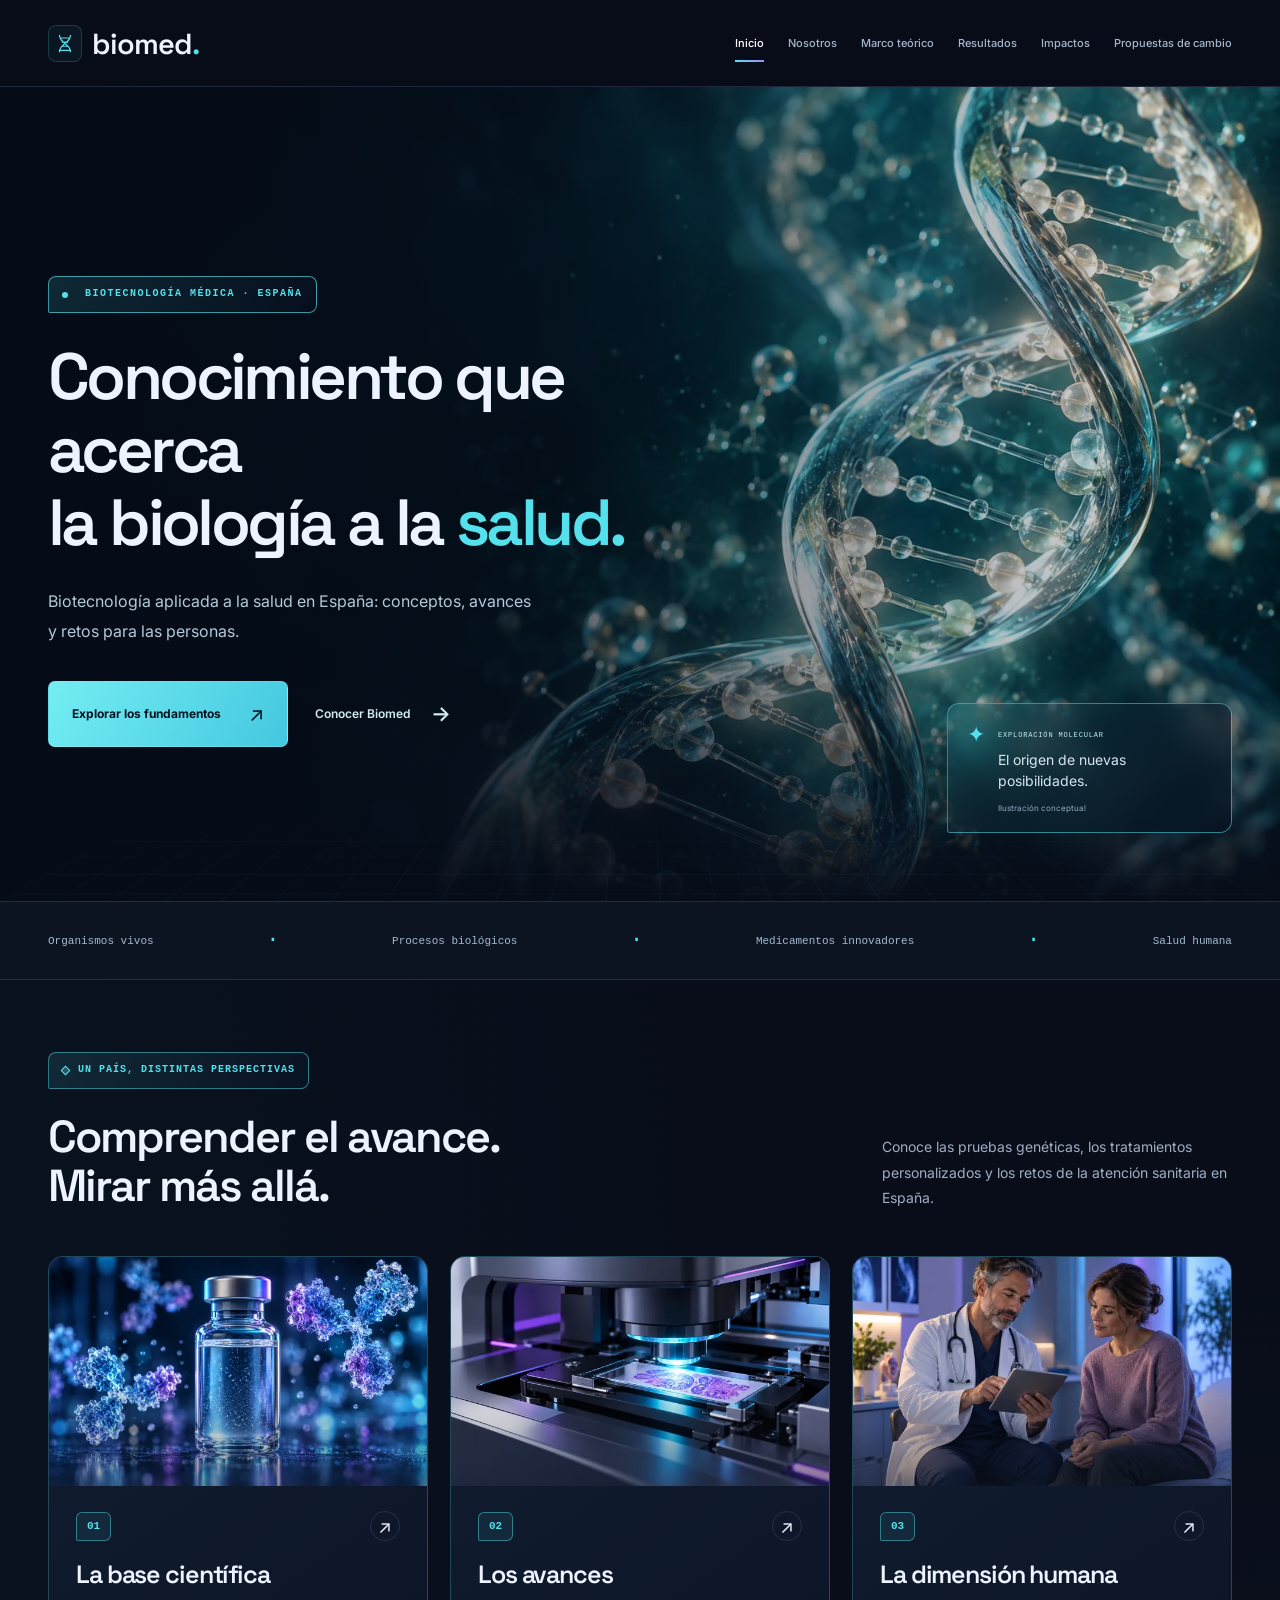
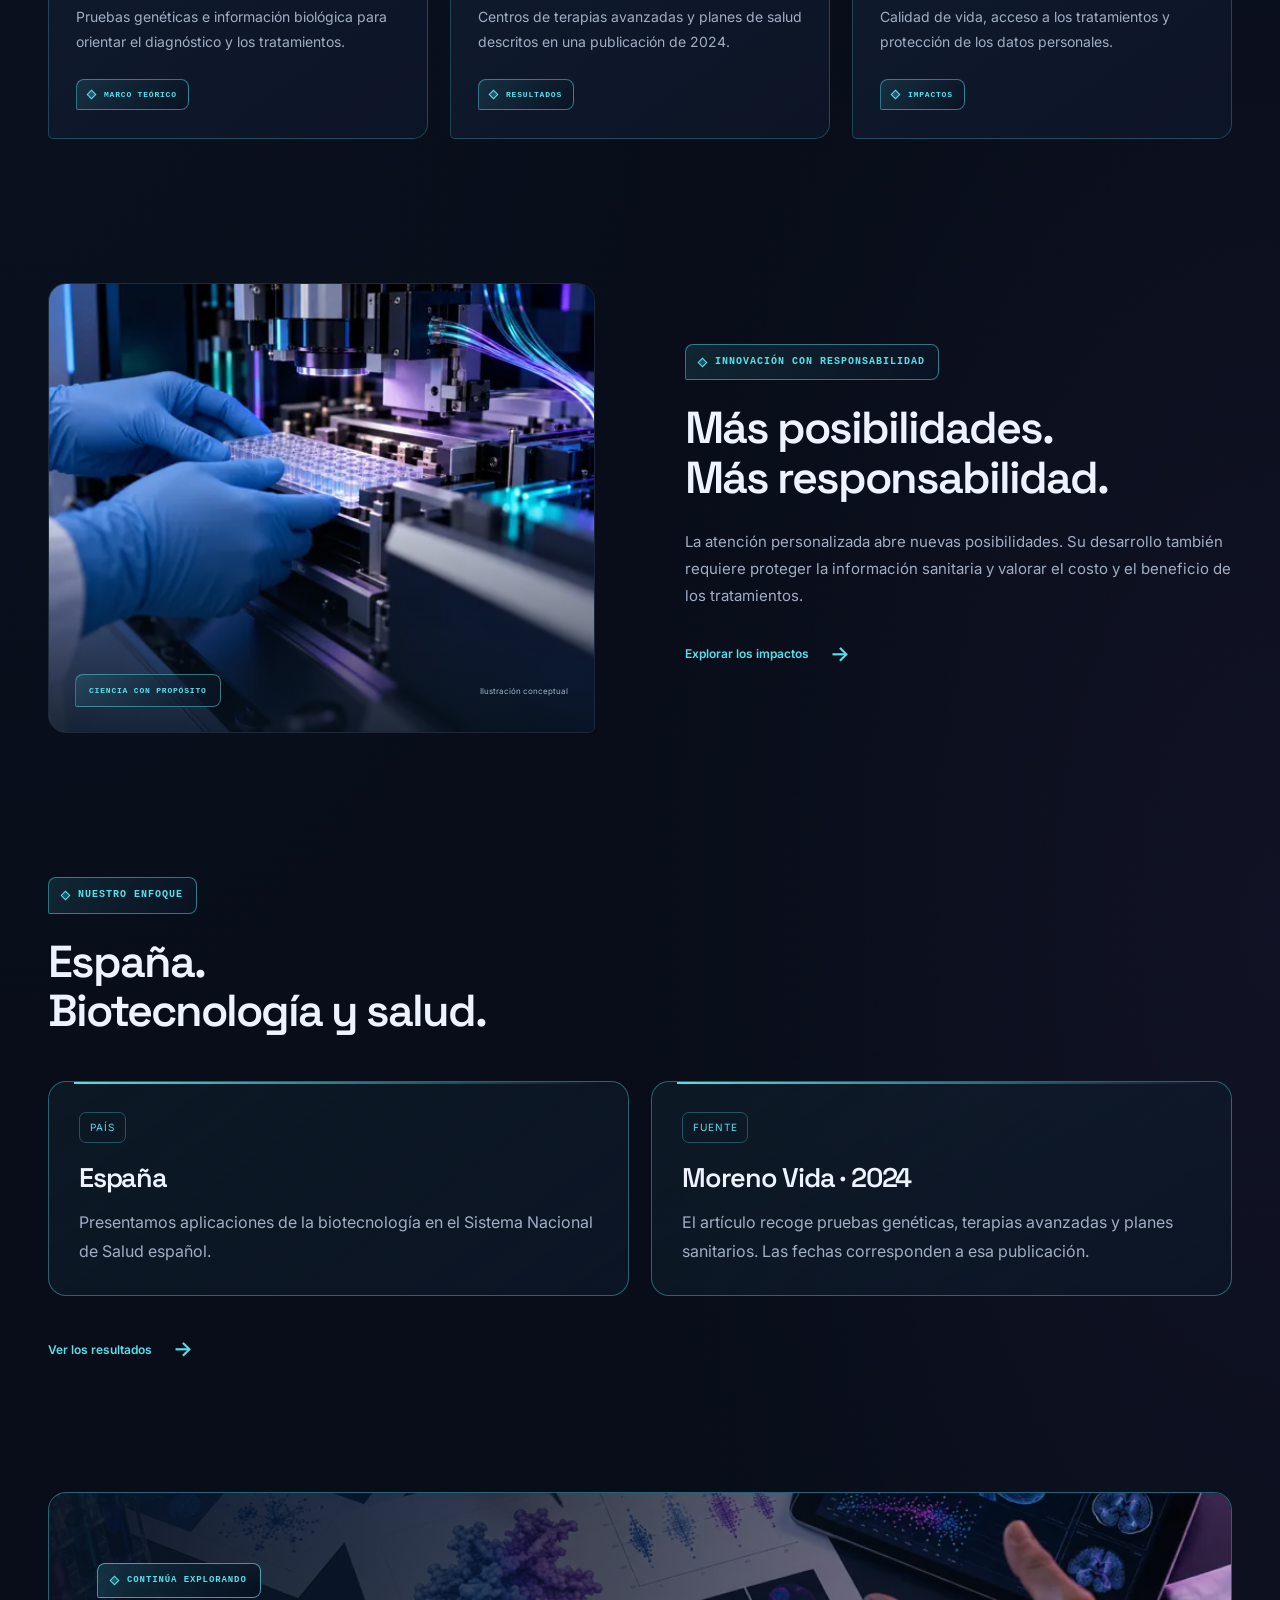
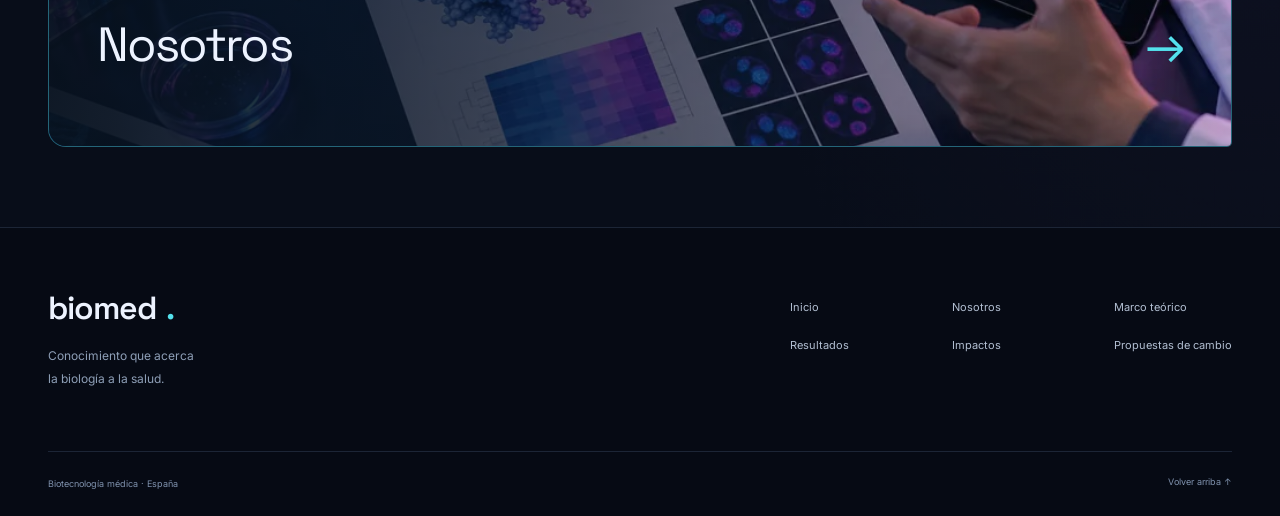
<file: index.html>
<!doctype html>
<html lang="es" class="tech-site"><head><link rel="preconnect" href="https://fonts.googleapis.com"><link rel="preconnect" href="https://fonts.gstatic.com" crossorigin><link href="https://fonts.googleapis.com/css2?family=Space+Grotesk:wght@400;500;600;700&amp;family=Inter:wght@400;500;600;700&amp;display=swap" rel="stylesheet"><meta charset="utf-8"><meta name="viewport" content="width=device-width, initial-scale=1"><meta name="description" content="Biotecnología aplicada a la salud en España."><meta name="theme-color" content="#080d19"><title>Biomed · Biotecnología médica en España</title><link rel="icon" href="assets/favicon.svg" type="image/svg+xml"><link rel="stylesheet" href="styles.css?v=original-19"><script src="script.js?v=original-19" defer></script></head>
<body data-page="index"><a class="skip-link" href="#contenido">Saltar al contenido</a><div class="reading-progress" aria-hidden="true"></div><header class="site-header"><div class="wrap header-inner"><a class="brand" href="index.html?v=original-19" aria-label="Biomed, inicio"><svg viewbox="0 0 32 32" aria-hidden="true"><path d="M8 4c0 12 16 12 16 24M24 4c0 12-16 12-16 24M9 8h14M12 14h8M12 20h8M9 26h14"></path></svg><span>biomed<span class="brand-dot">.</span></span></a><button class="menu-toggle" aria-controls="site-nav" aria-expanded="false" type="button"><span class="menu-lines" aria-hidden="true"></span><span class="menu-label">Menú</span></button><nav class="site-nav" id="site-nav" aria-label="Navegación principal"><a href="index.html?v=original-19" aria-current="page">Inicio</a><a href="nosotros.html?v=original-19">Nosotros</a><a href="marco-teorico.html?v=original-19">Marco teórico</a><a href="resultados.html?v=original-19">Resultados</a><a href="impactos.html?v=original-19">Impactos</a><a href="propuestas.html?v=original-19">Propuestas de cambio</a></nav></div></header>
<main id="contenido">
<section class="home-hero">
 <div class="hero-cover"><img class="" src="assets/adn-premium.webp" srcset="assets/adn-premium-768.webp 768w, assets/adn-premium.webp 1536w" sizes="100vw" width="1536" height="1024" alt="Ilustración conceptual de una doble hélice de ADN con materiales translúcidos y luz cian" loading="eager" decoding="async" fetchpriority="high"></div><div class="hero-copy"><p class="eyebrow"><span class="live-dot" aria-hidden="true"></span> BIOTECNOLOGÍA MÉDICA · ESPAÑA</p><h1>Conocimiento que acerca<br>la biología a la <em>salud.</em></h1><p class="lede">Biotecnología aplicada a la salud en España: conceptos, avances y retos para las personas.</p><div class="actions"><a class="button" href="marco-teorico.html?v=original-19">Explorar los fundamentos <span aria-hidden="true">↗</span></a><a class="text-link" href="nosotros.html?v=original-19">Conocer Biomed <span aria-hidden="true">→</span></a></div></div>
 <div class="hero-image-label"><span class="label-mark" aria-hidden="true">✦</span><div><span class="micro">EXPLORACIÓN MOLECULAR</span><p>El origen de nuevas posibilidades.</p><small>Ilustración conceptual</small></div></div><div class="tech-grid" aria-hidden="true"></div></section>
<div class="topic-strip"><div class="wrap strip-inner"><span>Organismos vivos</span><span class="strip-dot" aria-hidden="true">·</span><span>Procesos biológicos</span><span class="strip-dot" aria-hidden="true">·</span><span>Medicamentos innovadores</span><span class="strip-dot" aria-hidden="true">·</span><span>Salud humana</span></div></div>
<section class="wrap section" data-reveal=""><div class="section-head"><div><p class="eyebrow">UN PAÍS, DISTINTAS PERSPECTIVAS</p><h2>Comprender el avance.<br>Mirar más allá.</h2></div><p>Conoce las pruebas genéticas, los tratamientos personalizados y los retos de la atención sanitaria en España.</p></div><div class="cards three"><a class="card visual-card" href="marco-teorico.html?v=original-19"><div class="card-media"><img class="" src="assets/biofarmacos.webp" srcset="assets/biofarmacos-640.webp 640w, assets/biofarmacos.webp 1024w" sizes="(max-width: 760px) calc(100vw - 40px), (max-width: 1100px) 50vw, 450px" width="1024" height="683" alt="Ilustración conceptual de medicamentos biotecnológicos" loading="lazy" decoding="async"></div><div class="card-top"><span class="index">01</span><span aria-hidden="true">↗</span></div><h3>La base científica</h3><p>Pruebas genéticas e información biológica para orientar el diagnóstico y los tratamientos.</p><span class="card-tag">MARCO TEÓRICO</span></a><a class="card visual-card" href="resultados.html?v=original-19"><div class="card-media"><img class="" src="assets/diagnostico.webp" srcset="assets/diagnostico-640.webp 640w, assets/diagnostico.webp 1024w" sizes="(max-width: 760px) calc(100vw - 40px), (max-width: 1100px) 50vw, 450px" width="1024" height="683" alt="Ilustración conceptual de diagnóstico con un escáner de muestras" loading="lazy" decoding="async"></div><div class="card-top"><span class="index">02</span><span aria-hidden="true">↗</span></div><h3>Los avances</h3><p>Centros de terapias avanzadas y planes de salud descritos en una publicación de 2024.</p><span class="card-tag">RESULTADOS</span></a><a class="card visual-card" href="impactos.html?v=original-19"><div class="card-media"><img class="" src="assets/atencion-medica.webp" srcset="assets/atencion-medica-640.webp 640w, assets/atencion-medica.webp 1024w" sizes="(max-width: 760px) calc(100vw - 40px), (max-width: 1100px) 50vw, 450px" width="1024" height="683" alt="Ilustración conceptual de atención médica con apoyo tecnológico" loading="lazy" decoding="async"></div><div class="card-top"><span class="index">03</span><span aria-hidden="true">↗</span></div><h3>La dimensión humana</h3><p>Calidad de vida, acceso a los tratamientos y protección de los datos personales.</p><span class="card-tag">IMPACTOS</span></a></div></section>
<section class="wrap section feature-grid" data-reveal=""><div class="feature-art photographic-feature"><img class="" src="assets/investigacion-clinica.webp" srcset="assets/investigacion-clinica-640.webp 640w, assets/investigacion-clinica.webp 1024w" sizes="(max-width: 760px) calc(100vw - 40px), (max-width: 1100px) 50vw, 450px" width="1024" height="683" alt="Ilustración conceptual del análisis de muestras biológicas" loading="lazy" decoding="async"><div class="feature-image-caption"><span>CIENCIA CON PROPÓSITO</span><small>Ilustración conceptual</small></div></div><div class="feature-copy"><p class="eyebrow">INNOVACIÓN CON RESPONSABILIDAD</p><h2>Más posibilidades.<br>Más responsabilidad.</h2><p>La atención personalizada abre nuevas posibilidades. Su desarrollo también requiere proteger la información sanitaria y valorar el costo y el beneficio de los tratamientos.</p><a class="text-link" href="impactos.html?v=original-19">Explorar los impactos <span aria-hidden="true">→</span></a></div></section>
<section class="wrap section academic-section"><div class="section-head"><div><p class="eyebrow">NUESTRO ENFOQUE</p><h2>España.<br>Biotecnología y salud.</h2></div></div><div class="clean-grid"><article class="clean-box"><span class="clean-label">PAÍS</span><h3>España</h3><p>Presentamos aplicaciones de la biotecnología en el Sistema Nacional de Salud español.</p></article><article class="clean-box"><span class="clean-label">FUENTE</span><h3>Moreno Vida · 2024</h3><p>El artículo recoge pruebas genéticas, terapias avanzadas y planes sanitarios. Las fechas corresponden a esa publicación.</p></article></div><div class="actions"><a class="text-link" href="resultados.html?v=original-19#evidencia">Ver los resultados <span aria-hidden="true">→</span></a></div></section><section class="wrap chapter-nav"><img class="next-chapter-image" src="assets/footer-proyecto.webp" srcset="assets/footer-proyecto-640.webp 640w, assets/footer-proyecto.webp 1024w" sizes="(max-width: 760px) calc(100vw - 40px), 100vw" width="1024" height="683" alt="" aria-hidden="true" loading="lazy" decoding="async"><span class="eyebrow">CONTINÚA EXPLORANDO</span><a href="nosotros.html?v=original-19">Nosotros <span aria-hidden="true">→</span></a></section></main>
<footer class="site-footer"><div class="wrap footer-top"><div><a class="brand" href="index.html?v=original-19">biomed<span class="brand-dot">.</span></a><p>Conocimiento que acerca<br>la biología a la salud.</p></div><div class="footer-nav" aria-label="Páginas del sitio"><a href="index.html?v=original-19" aria-current="page">Inicio</a><a href="nosotros.html?v=original-19">Nosotros</a><a href="marco-teorico.html?v=original-19">Marco teórico</a><a href="resultados.html?v=original-19">Resultados</a><a href="impactos.html?v=original-19">Impactos</a><a href="propuestas.html?v=original-19">Propuestas de cambio</a></div></div><div class="wrap footer-bottom"><p>Biotecnología médica · España</p><a href="#contenido">Volver arriba <span aria-hidden="true">↑</span></a></div></footer></body></html>
</file>
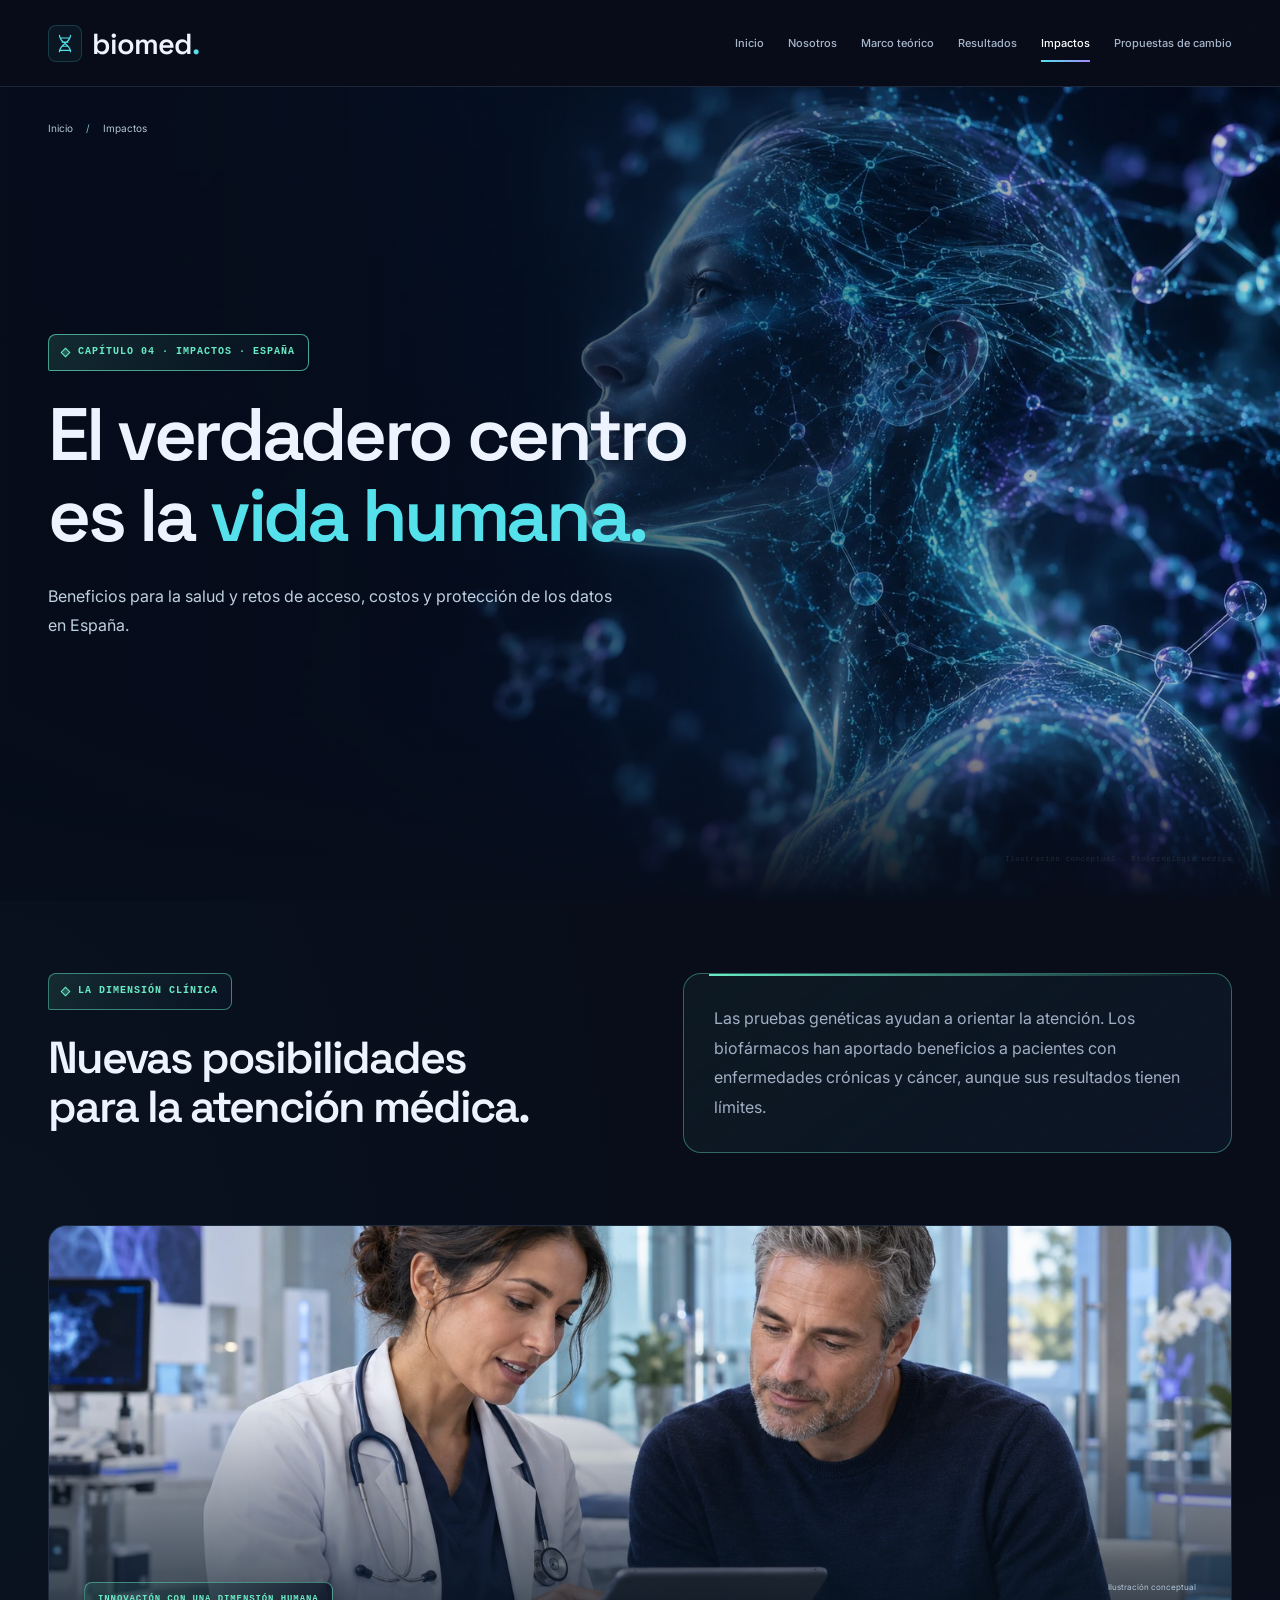
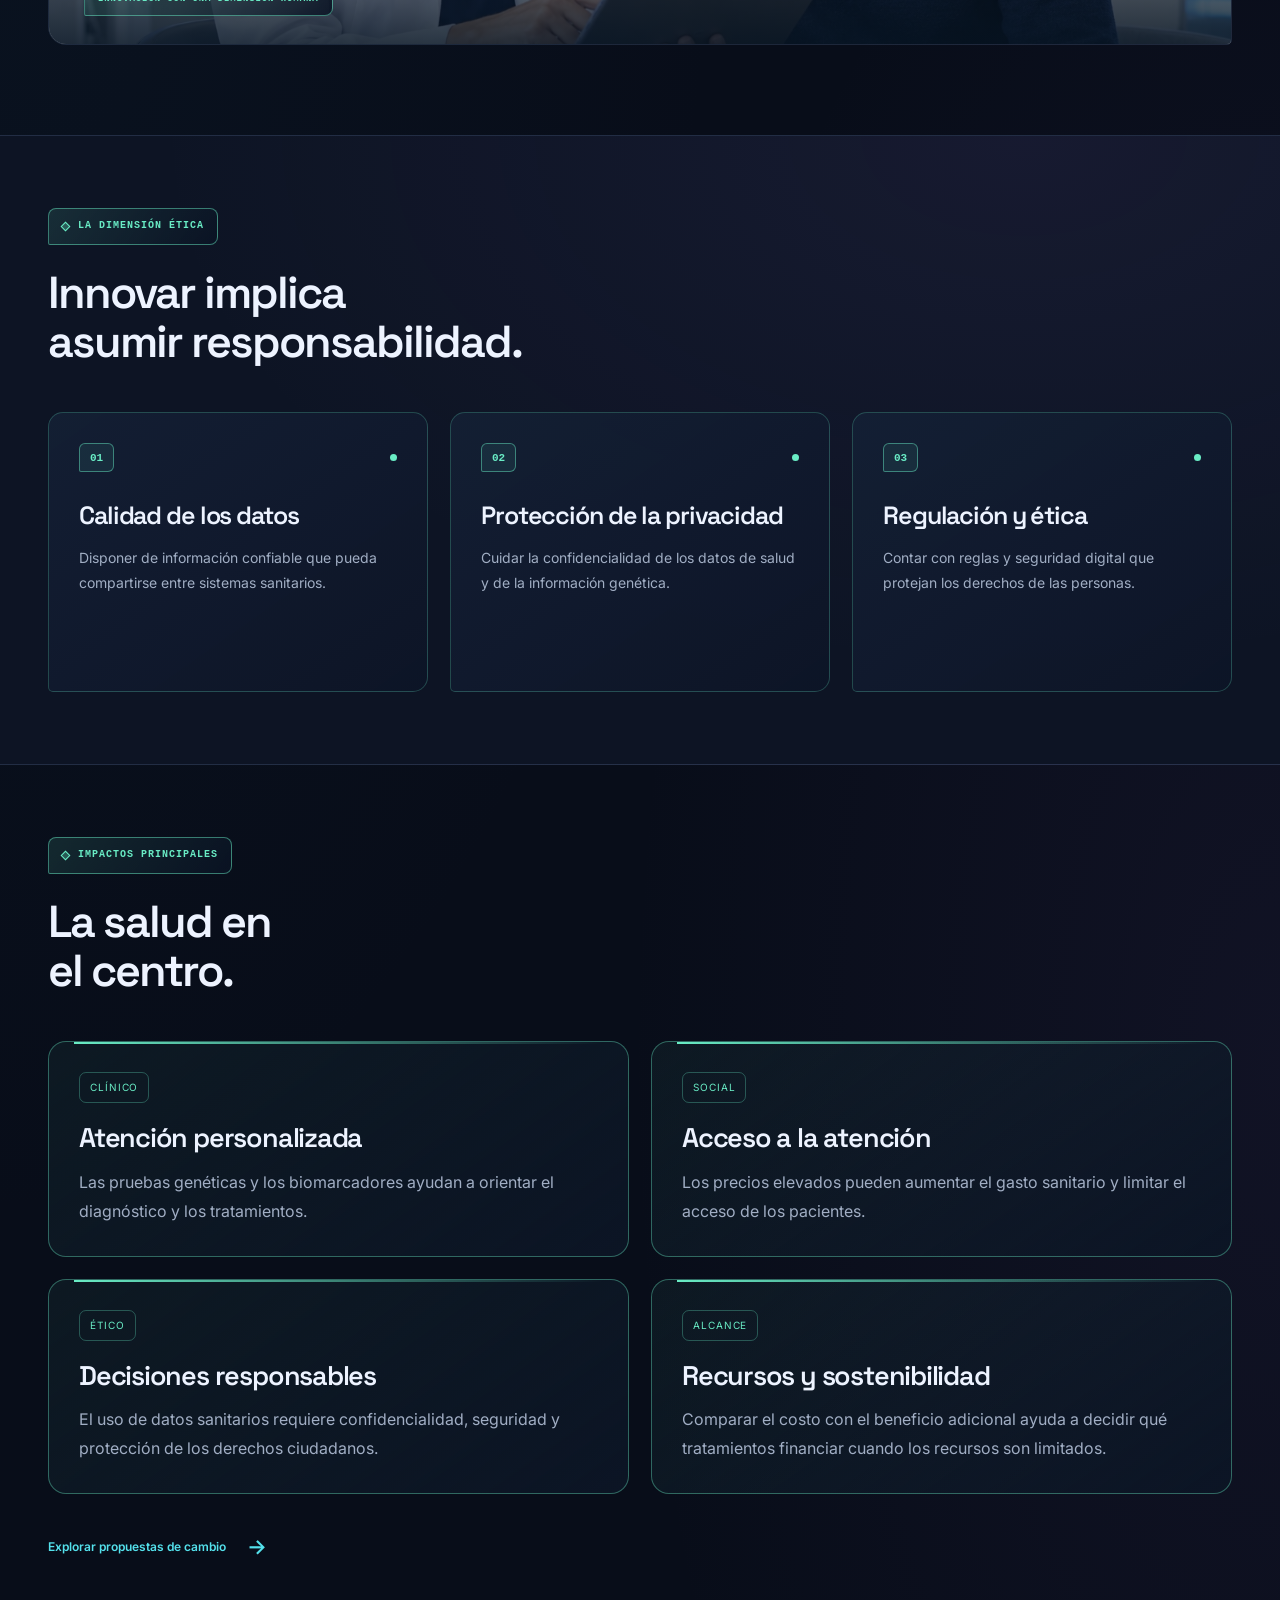
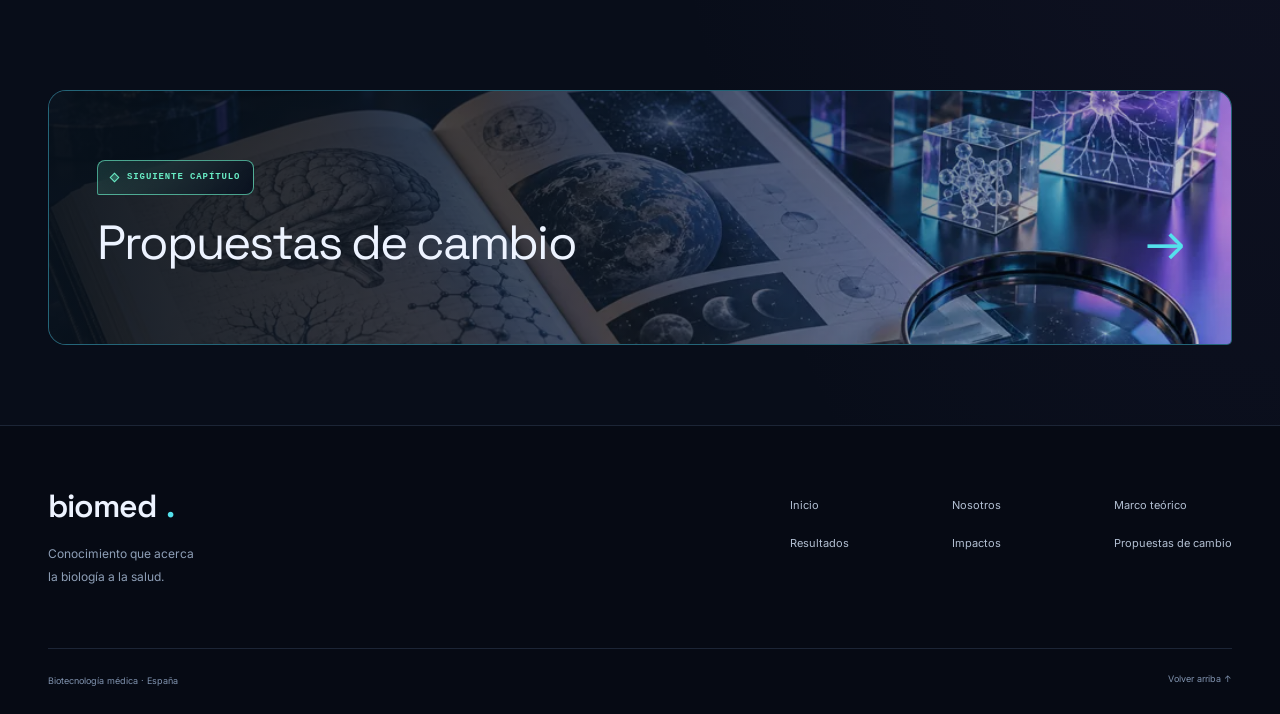
<file: impactos.html>
<!doctype html>
<html lang="es" class="tech-site"><head><link rel="preconnect" href="https://fonts.googleapis.com"><link rel="preconnect" href="https://fonts.gstatic.com" crossorigin><link href="https://fonts.googleapis.com/css2?family=Space+Grotesk:wght@400;500;600;700&amp;family=Inter:wght@400;500;600;700&amp;display=swap" rel="stylesheet"><meta charset="utf-8"><meta name="viewport" content="width=device-width, initial-scale=1"><meta name="description" content="Beneficios, acceso y protección de los datos sanitarios en España."><meta name="theme-color" content="#080d19"><title>Impactos · Biomed · España</title><link rel="icon" href="assets/favicon.svg" type="image/svg+xml"><link rel="stylesheet" href="styles.css?v=original-19"><script src="script.js?v=original-19" defer></script></head>
<body data-page="impactos"><a class="skip-link" href="#contenido">Saltar al contenido</a><div class="reading-progress" aria-hidden="true"></div><header class="site-header"><div class="wrap header-inner"><a class="brand" href="index.html?v=original-19" aria-label="Biomed, inicio"><svg viewbox="0 0 32 32" aria-hidden="true"><path d="M8 4c0 12 16 12 16 24M24 4c0 12-16 12-16 24M9 8h14M12 14h8M12 20h8M9 26h14"></path></svg><span>biomed<span class="brand-dot">.</span></span></a><button class="menu-toggle" aria-controls="site-nav" aria-expanded="false" type="button"><span class="menu-lines" aria-hidden="true"></span><span class="menu-label">Menú</span></button><nav class="site-nav" id="site-nav" aria-label="Navegación principal"><a href="index.html?v=original-19">Inicio</a><a href="nosotros.html?v=original-19">Nosotros</a><a href="marco-teorico.html?v=original-19">Marco teórico</a><a href="resultados.html?v=original-19">Resultados</a><a href="impactos.html?v=original-19" aria-current="page">Impactos</a><a href="propuestas.html?v=original-19">Propuestas de cambio</a></nav></div></header>
<main id="contenido"><section class="page-hero" data-visual="salud-digital"><a class="breadcrumb" href="index.html?v=original-19">Inicio <span aria-hidden="true">/</span> Impactos</a><div class="page-hero-grid"><div><p class="eyebrow">CAPÍTULO 04 · IMPACTOS · ESPAÑA</p><h1>El verdadero centro<br>es la <em>vida humana.</em></h1><p class="lede">Beneficios para la salud y retos de acceso, costos y protección de los datos en España.</p></div><figure class="chapter-visual"><img class="" src="assets/salud-digital.webp" srcset="assets/salud-digital-768.webp 768w, assets/salud-digital.webp 1536w" sizes="100vw" width="1536" height="1024" alt="Ilustración conceptual de la relación entre la salud humana y la tecnología" loading="eager" decoding="async" fetchpriority="high"><figcaption>Ilustración conceptual · Biotecnología médica</figcaption></figure></div><div class="tech-grid" aria-hidden="true"></div></section>
<section class="wrap section split" data-reveal=""><div><p class="eyebrow">LA DIMENSIÓN CLÍNICA</p><h2>Nuevas posibilidades<br>para la atención médica.</h2></div><div class="prose clean-box clean-prose"><p>Las pruebas genéticas ayudan a orientar la atención. Los biofármacos han aportado beneficios a pacientes con enfermedades crónicas y cáncer, aunque sus resultados tienen límites.</p></div></section>
<figure class="image-band wrap"><img class="" src="assets/atencion-impactos-nitida.webp" srcset="assets/atencion-impactos-nitida-960.webp 960w, assets/atencion-impactos-nitida.webp 1536w" sizes="(max-width: 760px) calc(100vw - 40px), (max-width: 1150px) calc(100vw - 64px), (max-width: 1600px) calc(100vw - 96px), 1300px" width="1536" height="1024" alt="Ilustración conceptual de una médica y un paciente revisando una tableta en una consulta" loading="lazy" decoding="async" style="object-position:50% 30%"><figcaption><span>INNOVACIÓN CON UNA DIMENSIÓN HUMANA</span><small>Ilustración conceptual</small></figcaption></figure><section class="soft-section" data-reveal=""><div class="wrap section"><div class="section-head"><div><p class="eyebrow">LA DIMENSIÓN ÉTICA</p><h2>Innovar implica<br>asumir responsabilidad.</h2></div></div><div class="cards three"><article class="card"><div class="card-top"><span class="index">01</span><span class="small-dot" aria-hidden="true"></span></div><h3>Calidad de los datos</h3><p>Disponer de información confiable que pueda compartirse entre sistemas sanitarios.</p></article><article class="card"><div class="card-top"><span class="index">02</span><span class="small-dot" aria-hidden="true"></span></div><h3>Protección de la privacidad</h3><p>Cuidar la confidencialidad de los datos de salud y de la información genética.</p></article><article class="card"><div class="card-top"><span class="index">03</span><span class="small-dot" aria-hidden="true"></span></div><h3>Regulación y ética</h3><p>Contar con reglas y seguridad digital que protejan los derechos de las personas.</p></article></div></div></section>
<section class="wrap section academic-section" id="conclusiones"><div class="section-head"><div><p class="eyebrow">IMPACTOS PRINCIPALES</p><h2>La salud en<br>el centro.</h2></div></div><div class="clean-grid"><article class="clean-box"><span class="clean-label">CLÍNICO</span><h3>Atención personalizada</h3><p>Las pruebas genéticas y los biomarcadores ayudan a orientar el diagnóstico y los tratamientos.</p></article><article class="clean-box"><span class="clean-label">SOCIAL</span><h3>Acceso a la atención</h3><p>Los precios elevados pueden aumentar el gasto sanitario y limitar el acceso de los pacientes.</p></article><article class="clean-box"><span class="clean-label">ÉTICO</span><h3>Decisiones responsables</h3><p>El uso de datos sanitarios requiere confidencialidad, seguridad y protección de los derechos ciudadanos.</p></article><article class="clean-box"><span class="clean-label">ALCANCE</span><h3>Recursos y sostenibilidad</h3><p>Comparar el costo con el beneficio adicional ayuda a decidir qué tratamientos financiar cuando los recursos son limitados.</p></article></div><div class="actions"><a class="text-link" href="propuestas.html?v=original-19">Explorar propuestas de cambio <span aria-hidden="true">→</span></a></div></section><section class="wrap chapter-nav"><img class="next-chapter-image" src="assets/footer-fuentes.webp" srcset="assets/footer-fuentes-640.webp 640w, assets/footer-fuentes.webp 1024w" sizes="(max-width: 760px) calc(100vw - 40px), 100vw" width="1024" height="683" alt="" aria-hidden="true" loading="lazy" decoding="async"><span class="eyebrow">SIGUIENTE CAPÍTULO</span><a href="propuestas.html?v=original-19">Propuestas de cambio <span aria-hidden="true">→</span></a></section></main>
<footer class="site-footer"><div class="wrap footer-top"><div><a class="brand" href="index.html?v=original-19">biomed<span class="brand-dot">.</span></a><p>Conocimiento que acerca<br>la biología a la salud.</p></div><div class="footer-nav" aria-label="Páginas del sitio"><a href="index.html?v=original-19">Inicio</a><a href="nosotros.html?v=original-19">Nosotros</a><a href="marco-teorico.html?v=original-19">Marco teórico</a><a href="resultados.html?v=original-19">Resultados</a><a href="impactos.html?v=original-19" aria-current="page">Impactos</a><a href="propuestas.html?v=original-19">Propuestas de cambio</a></div></div><div class="wrap footer-bottom"><p>Biotecnología médica · España</p><a href="#contenido">Volver arriba <span aria-hidden="true">↑</span></a></div></footer></body></html>
</file>
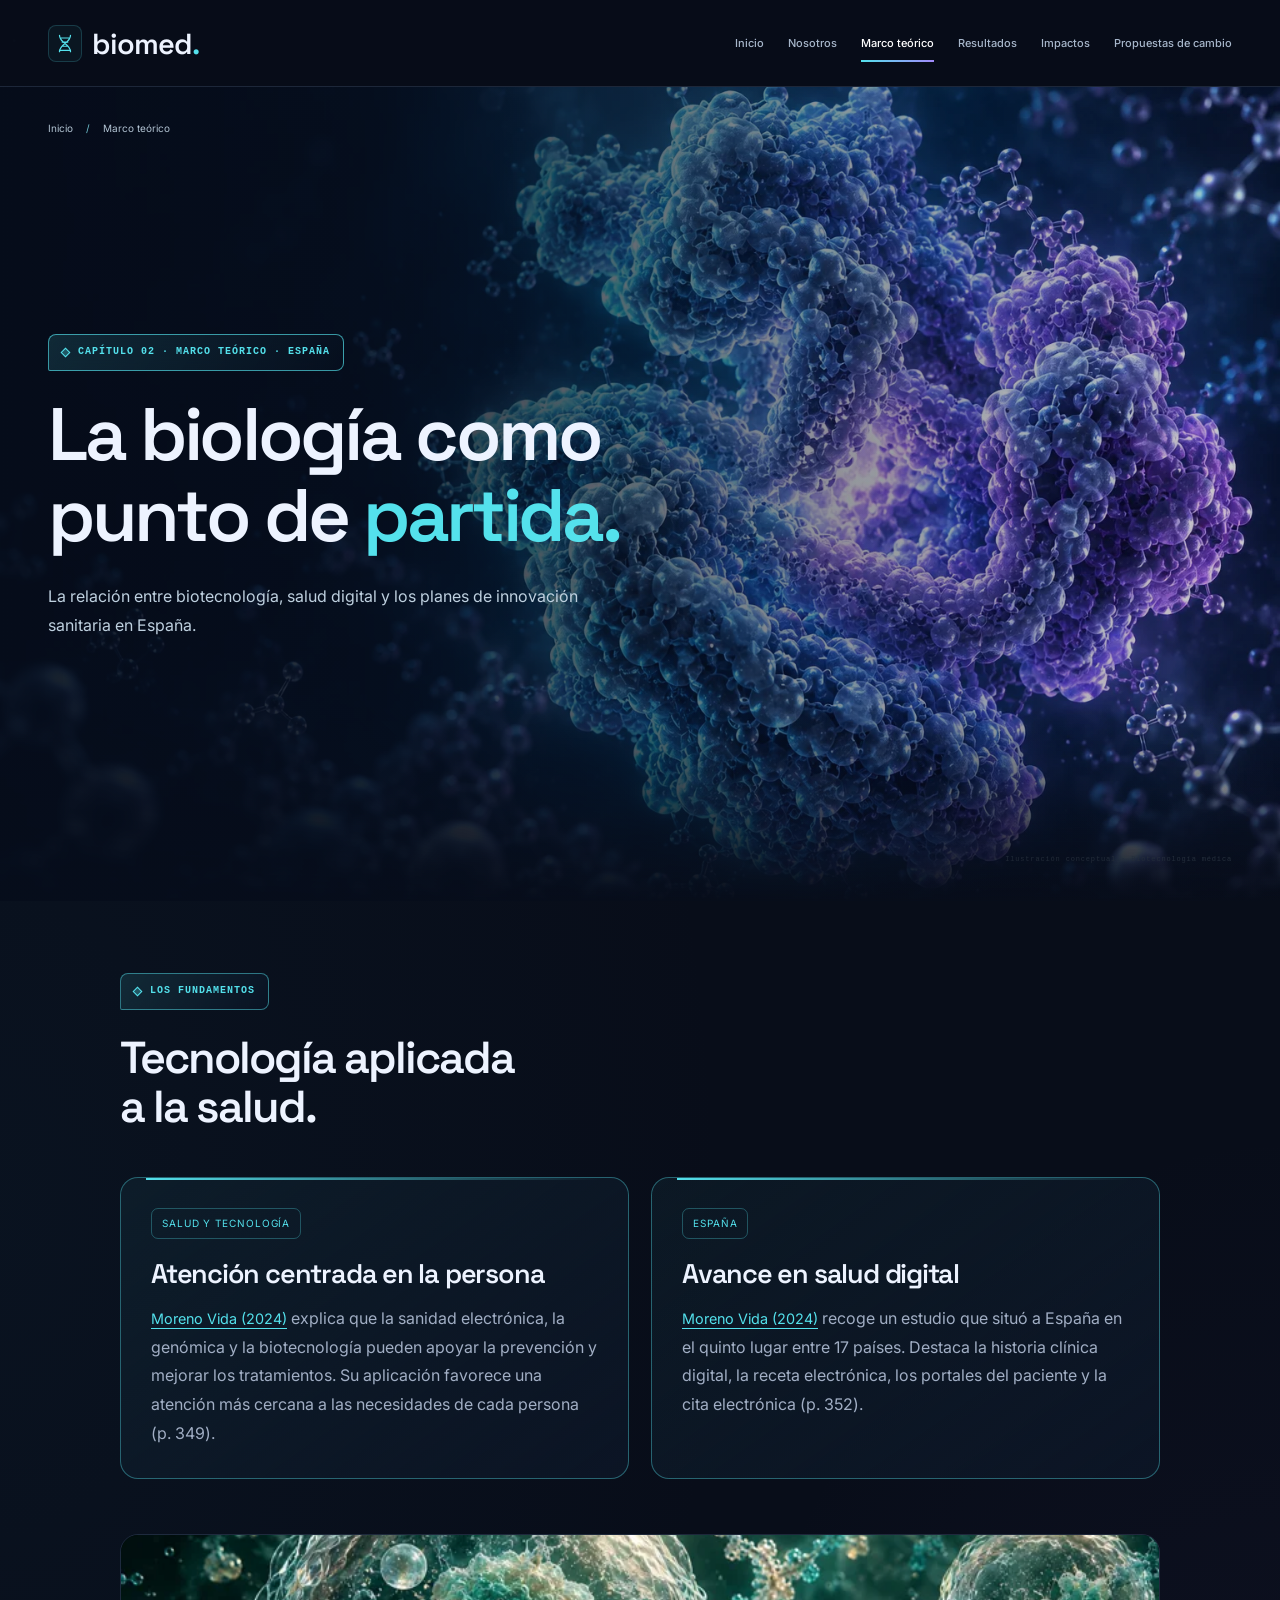
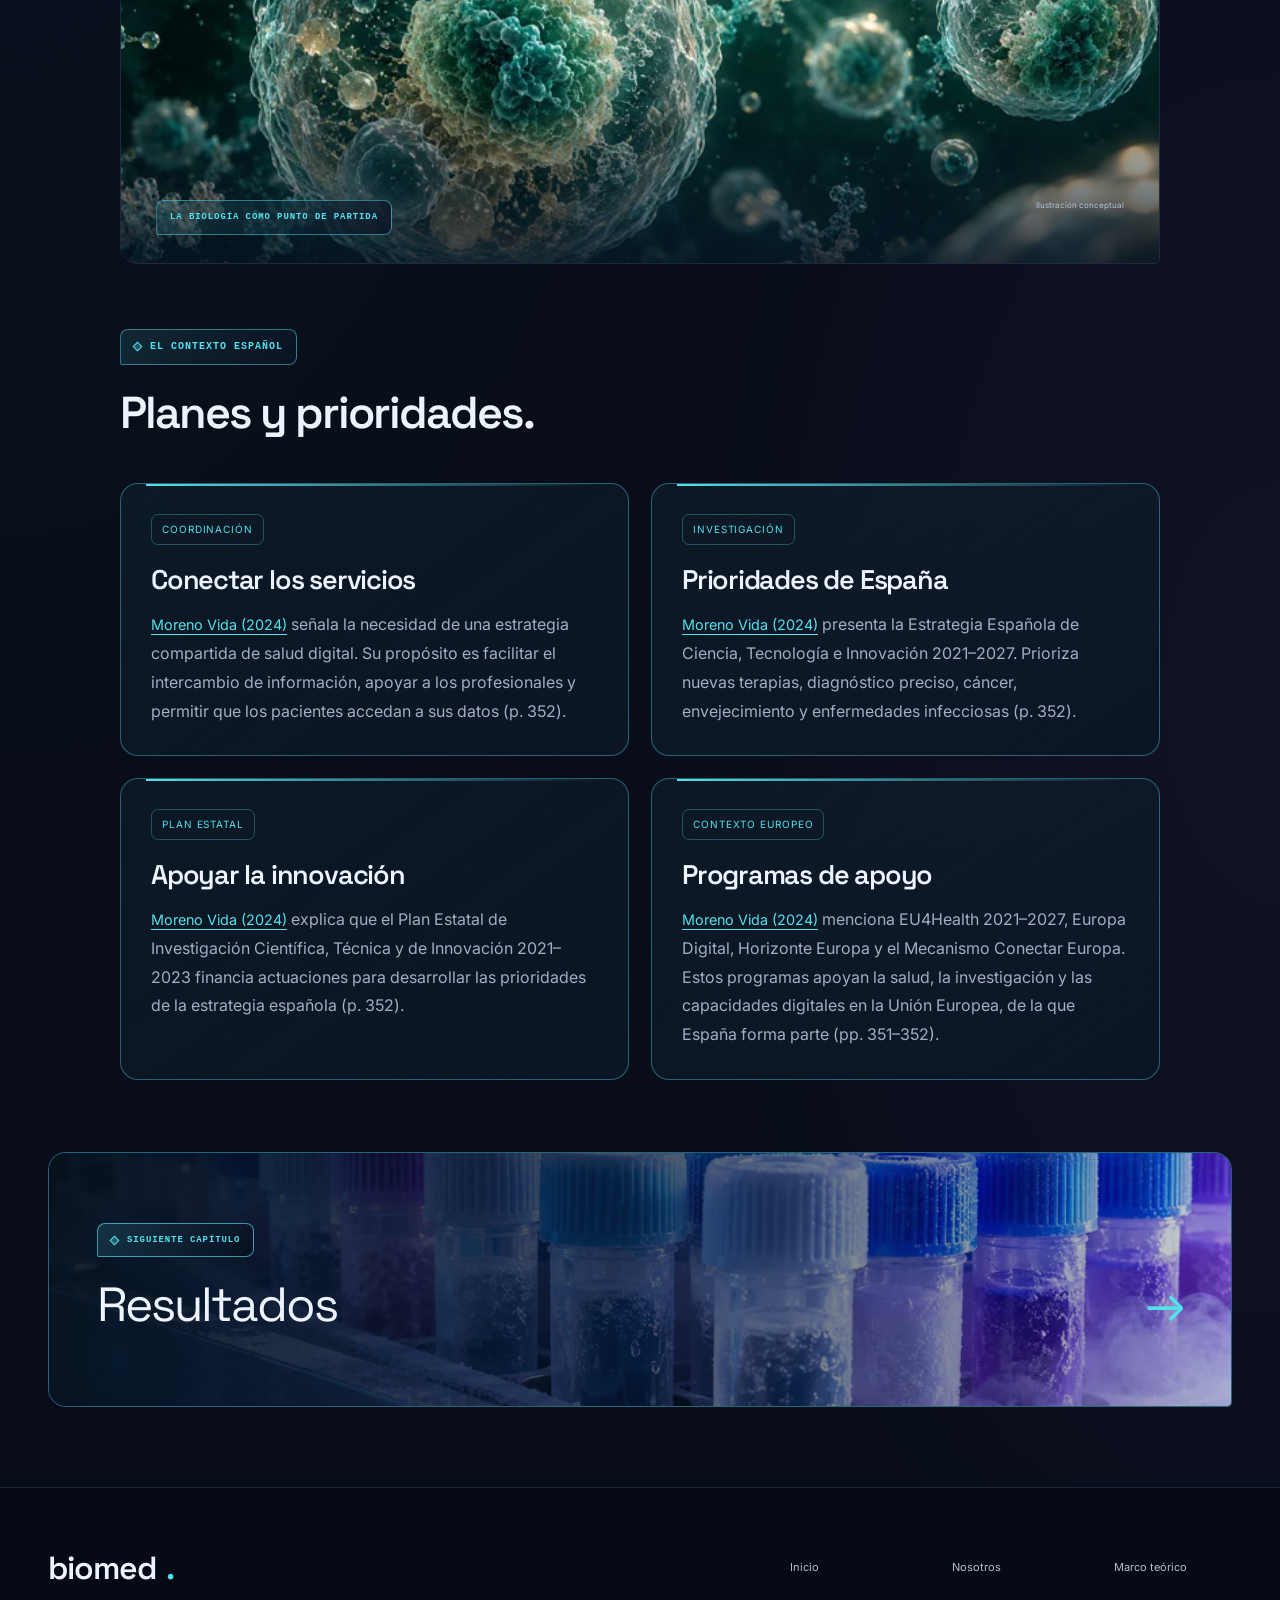
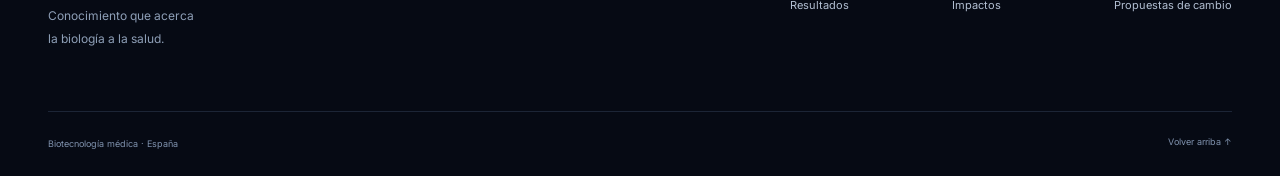
<file: marco-teorico.html>
<!doctype html>
<html lang="es" class="tech-site"><head><link rel="preconnect" href="https://fonts.googleapis.com"><link rel="preconnect" href="https://fonts.gstatic.com" crossorigin><link href="https://fonts.googleapis.com/css2?family=Space+Grotesk:wght@400;500;600;700&amp;family=Inter:wght@400;500;600;700&amp;display=swap" rel="stylesheet"><meta charset="utf-8"><meta name="viewport" content="width=device-width, initial-scale=1"><meta name="description" content="Conceptos de biotecnología médica en España con citas narrativas de la fuente."><meta name="theme-color" content="#080d19"><title>Marco teórico · Biomed · España</title><link rel="icon" href="assets/favicon.svg" type="image/svg+xml"><link rel="stylesheet" href="styles.css?v=original-19"><script src="script.js?v=original-19" defer></script></head>
<body data-page="marco-teorico"><a class="skip-link" href="#contenido">Saltar al contenido</a><div class="reading-progress" aria-hidden="true"></div><header class="site-header"><div class="wrap header-inner"><a class="brand" href="index.html?v=original-19" aria-label="Biomed, inicio"><svg viewbox="0 0 32 32" aria-hidden="true"><path d="M8 4c0 12 16 12 16 24M24 4c0 12-16 12-16 24M9 8h14M12 14h8M12 20h8M9 26h14"></path></svg><span>biomed<span class="brand-dot">.</span></span></a><button class="menu-toggle" aria-controls="site-nav" aria-expanded="false" type="button"><span class="menu-lines" aria-hidden="true"></span><span class="menu-label">Menú</span></button><nav class="site-nav" id="site-nav" aria-label="Navegación principal"><a href="index.html?v=original-19">Inicio</a><a href="nosotros.html?v=original-19">Nosotros</a><a href="marco-teorico.html?v=enlaces-21" aria-current="page">Marco teórico</a><a href="resultados.html?v=original-19">Resultados</a><a href="impactos.html?v=original-19">Impactos</a><a href="propuestas.html?v=original-19">Propuestas de cambio</a></nav></div></header>
<main id="contenido"><section class="page-hero" data-visual="proteina-molecular"><a class="breadcrumb" href="index.html?v=original-19">Inicio <span aria-hidden="true">/</span> Marco teórico</a><div class="page-hero-grid"><div><p class="eyebrow">CAPÍTULO 02 · MARCO TEÓRICO · ESPAÑA</p><h1>La biología como<br>punto de <em>partida.</em></h1><p class="lede">La relación entre biotecnología, salud digital y los planes de innovación sanitaria en España.</p></div><figure class="chapter-visual"><img class="" src="assets/proteina-molecular.webp" srcset="assets/proteina-molecular-768.webp 768w, assets/proteina-molecular.webp 1536w" sizes="100vw" width="1536" height="1024" alt="Ilustración conceptual de una estructura molecular con iluminación cian y violeta" loading="eager" decoding="async" fetchpriority="high"><figcaption>Ilustración conceptual · Biotecnología médica</figcaption></figure></div><div class="tech-grid" aria-hidden="true"></div></section>
<section class="wrap reading-layout section" data-reveal=""><div class="reading-body"><section id="fundamentos"><div class="section-head"><div><p class="eyebrow">LOS FUNDAMENTOS</p><h2>Tecnología aplicada<br>a la salud.</h2></div></div><div class="clean-grid"><article class="clean-box"><span class="clean-label">SALUD Y TECNOLOGÍA</span><h3>Atención centrada en la persona</h3><p><a class="citation-link" href="assets/impacto-medicina-4-0-2024.pdf#page=5" target="_blank" rel="noopener noreferrer">Moreno Vida (2024)</a> explica que la sanidad electrónica, la genómica y la biotecnología pueden apoyar la prevención y mejorar los tratamientos. Su aplicación favorece una atención más cercana a las necesidades de cada persona (p. 349).</p></article><article class="clean-box"><span class="clean-label">ESPAÑA</span><h3>Avance en salud digital</h3><p><a class="citation-link" href="assets/impacto-medicina-4-0-2024.pdf#page=8" target="_blank" rel="noopener noreferrer">Moreno Vida (2024)</a> recoge un estudio que situó a España en el quinto lugar entre 17 países. Destaca la historia clínica digital, la receta electrónica, los portales del paciente y la cita electrónica (p. 352).</p></article></div></section><figure class="image-band wrap"><img class="" src="assets/celulas-premium.webp" srcset="assets/celulas-premium-768.webp 768w, assets/celulas-premium.webp 1536w" sizes="(max-width: 740px) 100vw, 50vw" width="1536" height="1024" alt="Ilustración conceptual de células y procesos biológicos" loading="lazy" decoding="async"><figcaption><span>LA BIOLOGÍA COMO PUNTO DE PARTIDA</span><small>Ilustración conceptual</small></figcaption></figure><section id="conceptos"><div class="section-head"><div><p class="eyebrow">EL CONTEXTO ESPAÑOL</p><h2>Planes y prioridades.</h2></div></div><div class="clean-grid"><article class="clean-box"><span class="clean-label">COORDINACIÓN</span><h3>Conectar los servicios</h3><p><a class="citation-link" href="assets/impacto-medicina-4-0-2024.pdf#page=8" target="_blank" rel="noopener noreferrer">Moreno Vida (2024)</a> señala la necesidad de una estrategia compartida de salud digital. Su propósito es facilitar el intercambio de información, apoyar a los profesionales y permitir que los pacientes accedan a sus datos (p. 352).</p></article><article class="clean-box"><span class="clean-label">INVESTIGACIÓN</span><h3>Prioridades de España</h3><p><a class="citation-link" href="assets/impacto-medicina-4-0-2024.pdf#page=8" target="_blank" rel="noopener noreferrer">Moreno Vida (2024)</a> presenta la Estrategia Española de Ciencia, Tecnología e Innovación 2021–2027. Prioriza nuevas terapias, diagnóstico preciso, cáncer, envejecimiento y enfermedades infecciosas (p. 352).</p></article><article class="clean-box"><span class="clean-label">PLAN ESTATAL</span><h3>Apoyar la innovación</h3><p><a class="citation-link" href="assets/impacto-medicina-4-0-2024.pdf#page=8" target="_blank" rel="noopener noreferrer">Moreno Vida (2024)</a> explica que el Plan Estatal de Investigación Científica, Técnica y de Innovación 2021–2023 financia actuaciones para desarrollar las prioridades de la estrategia española (p. 352).</p></article><article class="clean-box"><span class="clean-label">CONTEXTO EUROPEO</span><h3>Programas de apoyo</h3><p><a class="citation-link" href="assets/impacto-medicina-4-0-2024.pdf#page=7" target="_blank" rel="noopener noreferrer">Moreno Vida (2024)</a> menciona EU4Health 2021–2027, Europa Digital, Horizonte Europa y el Mecanismo Conectar Europa. Estos programas apoyan la salud, la investigación y las capacidades digitales en la Unión Europea, de la que España forma parte (pp. 351–352).</p></article></div></section></div></section><section class="wrap chapter-nav"><img class="next-chapter-image" src="assets/footer-hallazgos.webp" srcset="assets/footer-hallazgos-640.webp 640w, assets/footer-hallazgos.webp 1024w" sizes="(max-width: 760px) calc(100vw - 40px), 100vw" width="1024" height="683" alt="" aria-hidden="true" loading="lazy" decoding="async"><span class="eyebrow">SIGUIENTE CAPÍTULO</span><a href="resultados.html?v=original-19">Resultados <span aria-hidden="true">→</span></a></section></main>
<footer class="site-footer"><div class="wrap footer-top"><div><a class="brand" href="index.html?v=original-19">biomed<span class="brand-dot">.</span></a><p>Conocimiento que acerca<br>la biología a la salud.</p></div><div class="footer-nav" aria-label="Páginas del sitio"><a href="index.html?v=original-19">Inicio</a><a href="nosotros.html?v=original-19">Nosotros</a><a href="marco-teorico.html?v=enlaces-21" aria-current="page">Marco teórico</a><a href="resultados.html?v=original-19">Resultados</a><a href="impactos.html?v=original-19">Impactos</a><a href="propuestas.html?v=original-19">Propuestas de cambio</a></div></div><div class="wrap footer-bottom"><p>Biotecnología médica · España</p><a href="#contenido">Volver arriba <span aria-hidden="true">↑</span></a></div></footer></body></html>
</file>
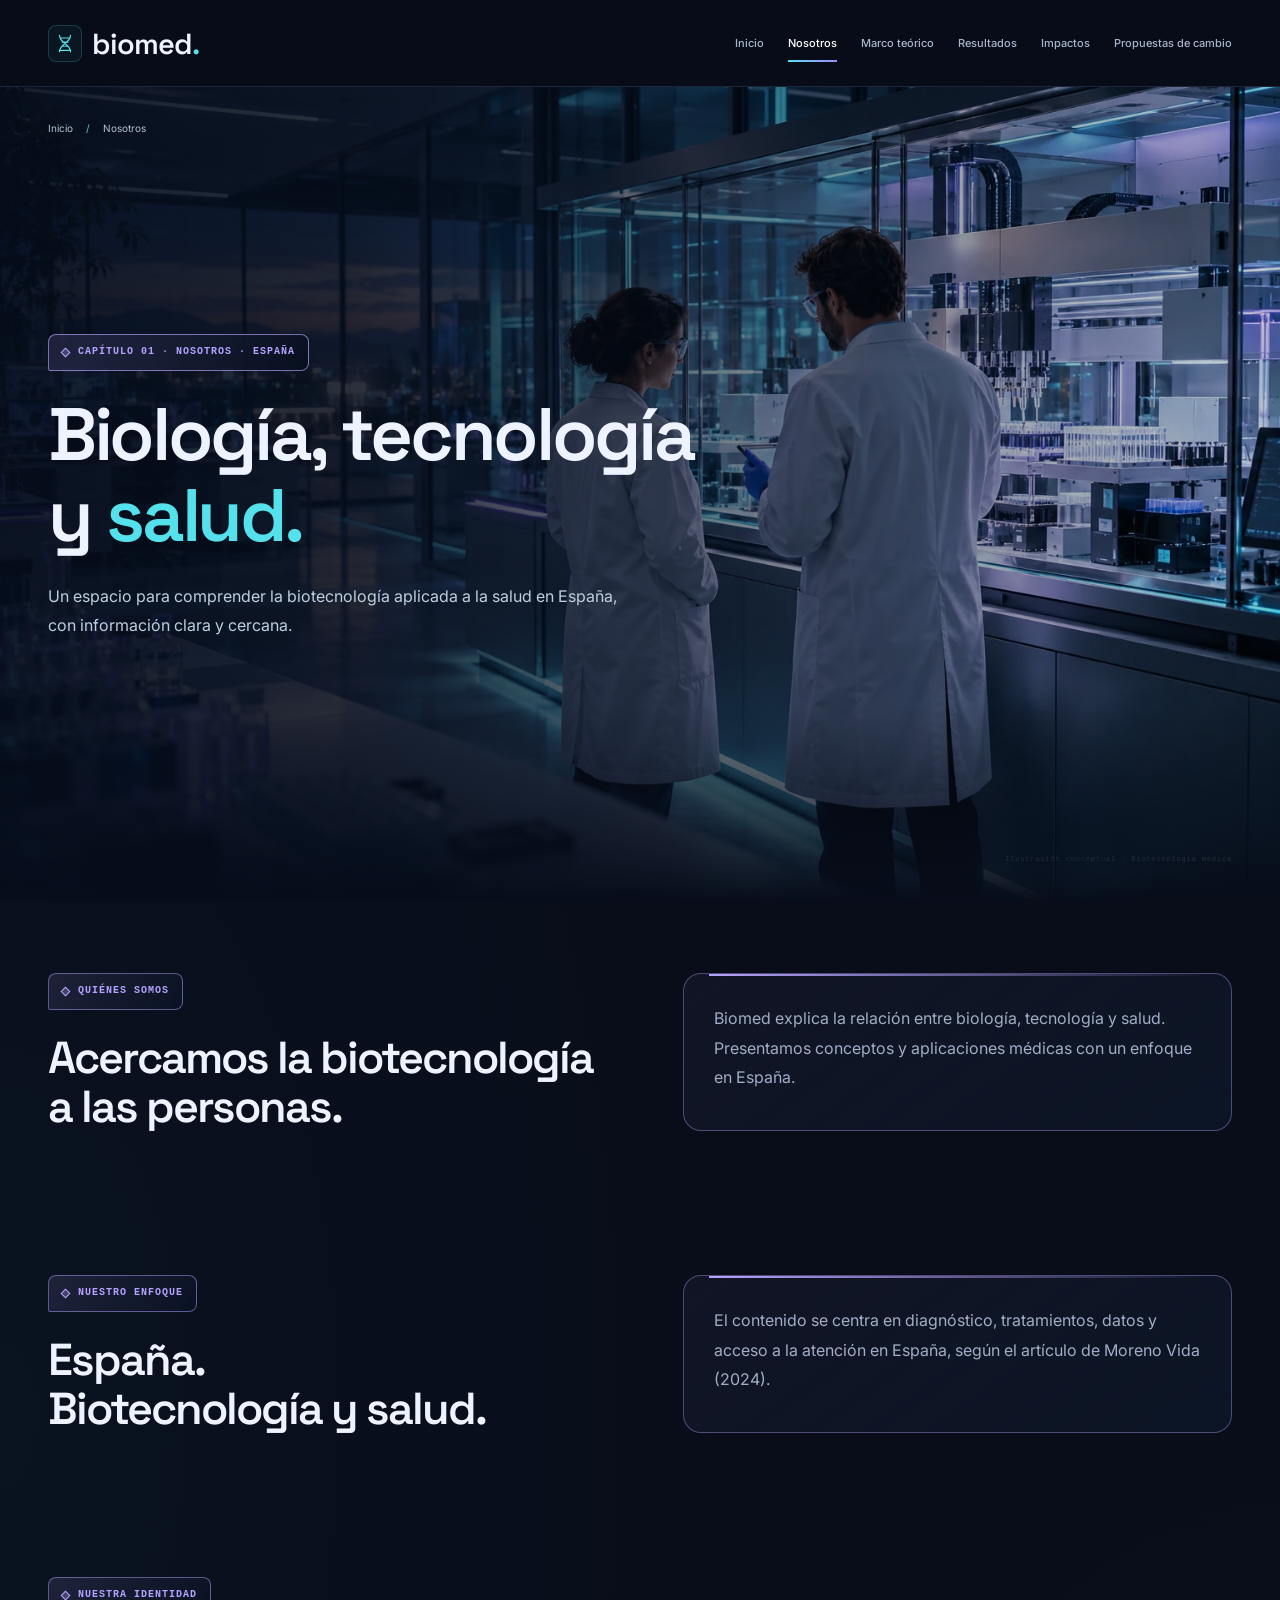
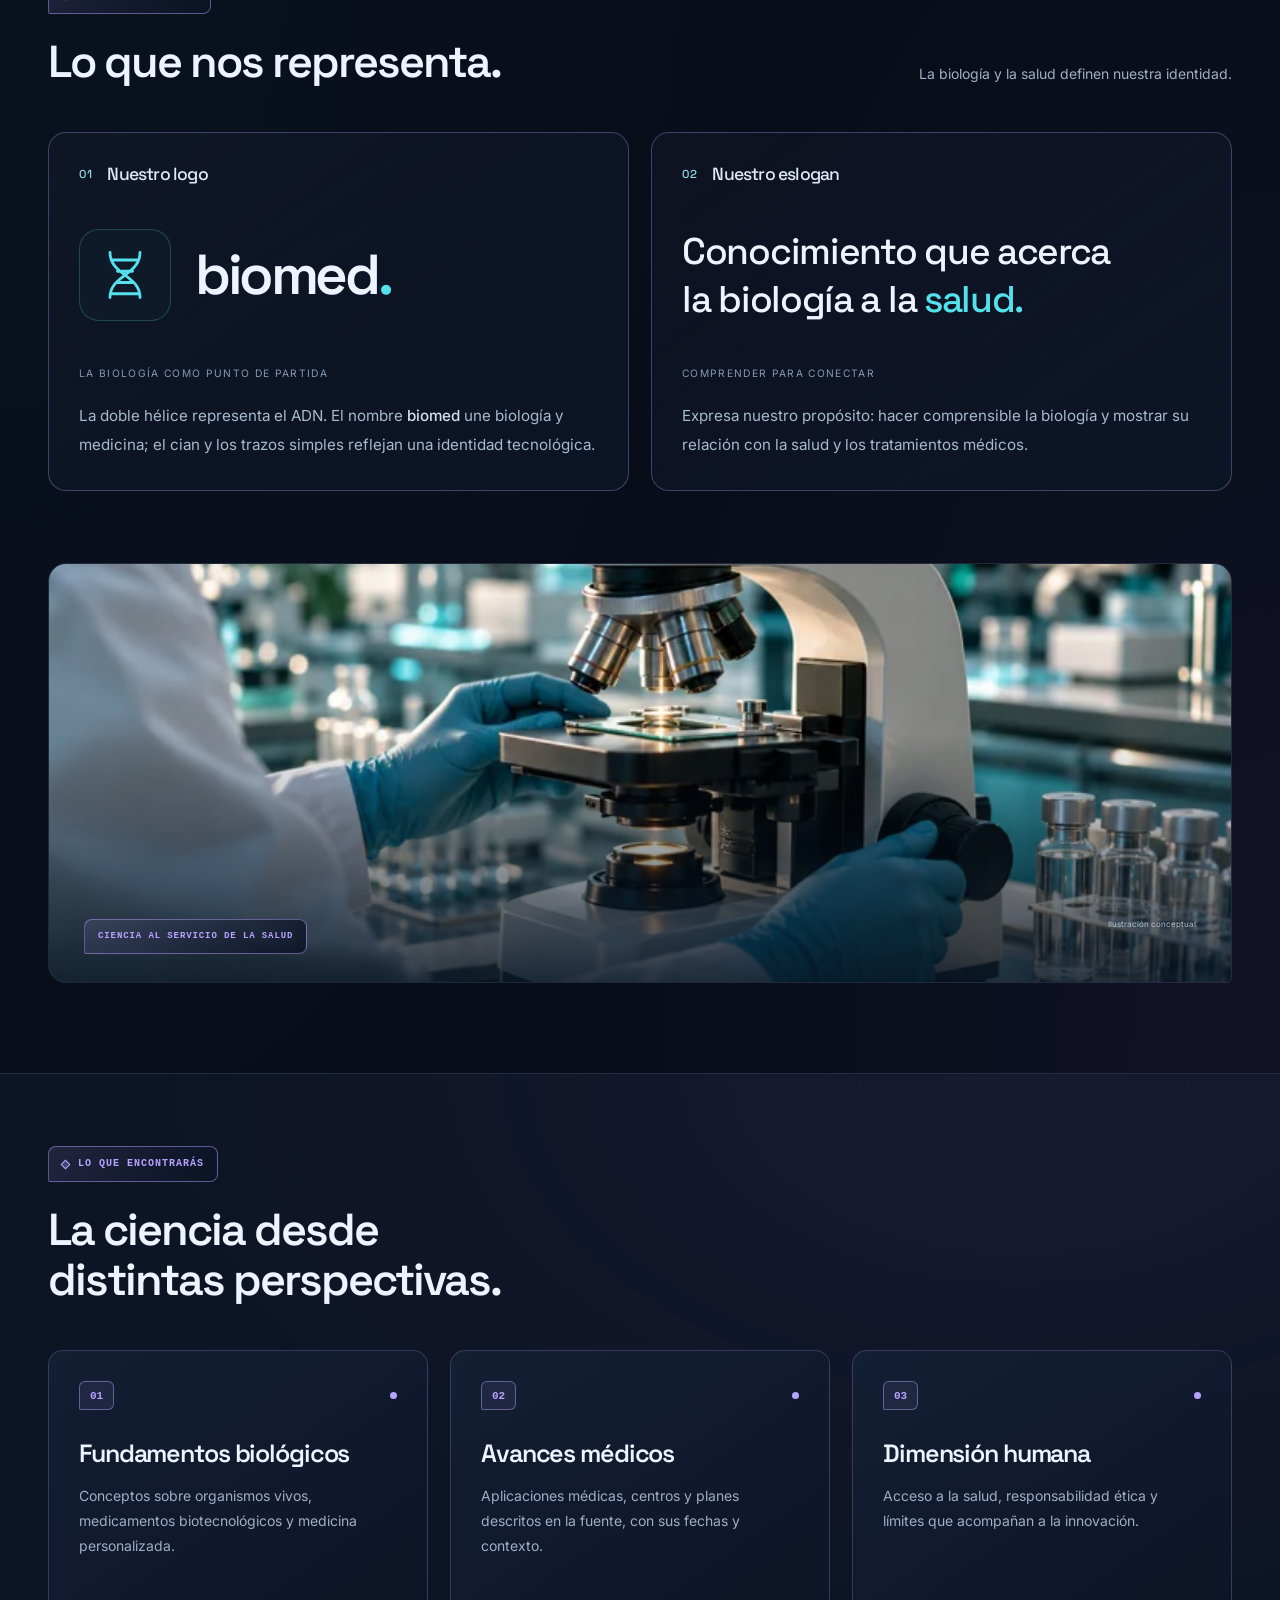
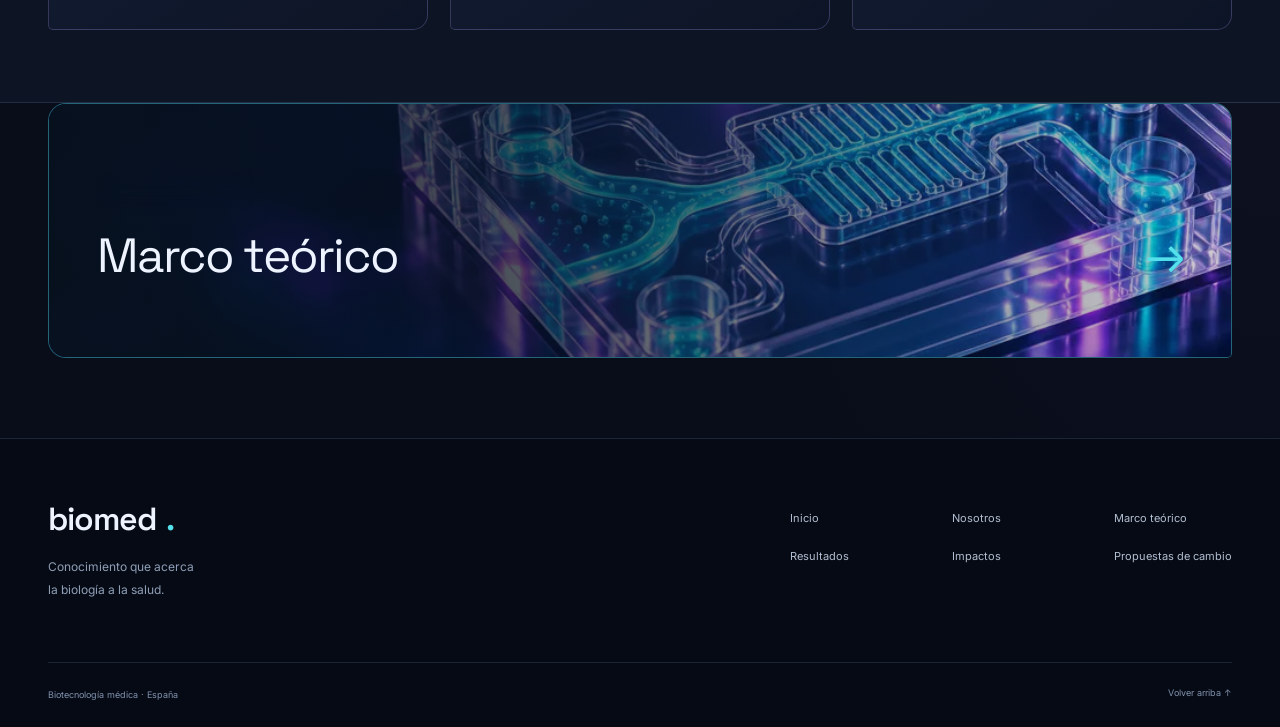
<file: nosotros.html>
<!doctype html>
<html lang="es" class="tech-site"><head><link rel="preconnect" href="https://fonts.googleapis.com"><link rel="preconnect" href="https://fonts.gstatic.com" crossorigin><link href="https://fonts.googleapis.com/css2?family=Space+Grotesk:wght@400;500;600;700&amp;family=Inter:wght@400;500;600;700&amp;display=swap" rel="stylesheet"><meta charset="utf-8"><meta name="viewport" content="width=device-width, initial-scale=1"><meta name="description" content="Biomed: biología, tecnología y salud en España."><meta name="theme-color" content="#080d19"><title>Nosotros · Biomed · España</title><link rel="icon" href="assets/favicon.svg" type="image/svg+xml"><link rel="stylesheet" href="styles.css?v=original-19"><script src="script.js?v=original-19" defer></script></head>
<body data-page="nosotros"><a class="skip-link" href="#contenido">Saltar al contenido</a><div class="reading-progress" aria-hidden="true"></div><header class="site-header"><div class="wrap header-inner"><a class="brand" href="index.html?v=original-19" aria-label="Biomed, inicio"><svg viewbox="0 0 32 32" aria-hidden="true"><path d="M8 4c0 12 16 12 16 24M24 4c0 12-16 12-16 24M9 8h14M12 14h8M12 20h8M9 26h14"></path></svg><span>biomed<span class="brand-dot">.</span></span></a><button class="menu-toggle" aria-controls="site-nav" aria-expanded="false" type="button"><span class="menu-lines" aria-hidden="true"></span><span class="menu-label">Menú</span></button><nav class="site-nav" id="site-nav" aria-label="Navegación principal"><a href="index.html?v=original-19">Inicio</a><a href="nosotros.html?v=original-19" aria-current="page">Nosotros</a><a href="marco-teorico.html?v=original-19">Marco teórico</a><a href="resultados.html?v=original-19">Resultados</a><a href="impactos.html?v=original-19">Impactos</a><a href="propuestas.html?v=original-19">Propuestas de cambio</a></nav></div></header>
<main id="contenido"><section class="page-hero" data-visual="equipo-cientifico"><a class="breadcrumb" href="index.html?v=original-19">Inicio <span aria-hidden="true">/</span> Nosotros</a><div class="page-hero-grid"><div><p class="eyebrow">CAPÍTULO 01 · NOSOTROS · ESPAÑA</p><h1>Biología, tecnología<br>y <em>salud.</em></h1><p class="lede">Un espacio para comprender la biotecnología aplicada a la salud en España, con información clara y cercana.</p></div><figure class="chapter-visual"><img class="" src="assets/equipo-cientifico.webp" srcset="assets/equipo-cientifico-768.webp 768w, assets/equipo-cientifico.webp 1536w" sizes="100vw" width="1536" height="1024" alt="Ilustración conceptual de un equipo científico en un laboratorio" loading="eager" decoding="async" fetchpriority="high"><figcaption>Ilustración conceptual · Biotecnología médica</figcaption></figure></div><div class="tech-grid" aria-hidden="true"></div></section>
<section class="wrap section split" data-reveal=""><div><p class="eyebrow">QUIÉNES SOMOS</p><h2>Acercamos la biotecnología<br>a las personas.</h2></div><div class="prose clean-box clean-prose"><p>Biomed explica la relación entre biología, tecnología y salud. Presentamos conceptos y aplicaciones médicas con un enfoque en España.</p></div></section>
<section class="wrap section split" id="enfoque"><div><p class="eyebrow">NUESTRO ENFOQUE</p><h2>España.<br>Biotecnología y salud.</h2></div><div class="prose clean-box clean-prose"><p>El contenido se centra en diagnóstico, tratamientos, datos y acceso a la atención en España, según el artículo de Moreno Vida (2024).</p></div></section><section class="wrap section biomed-identity" id="identidad" aria-labelledby="identity-title">
<div class="section-head"><div><p class="eyebrow">NUESTRA IDENTIDAD</p><h2 id="identity-title">Lo que nos representa.</h2></div><p>La biología y la salud definen nuestra identidad.</p></div>
<div class="biomed-identity-grid">
<article class="biomed-identity-item" aria-labelledby="logo-title">
<div class="biomed-identity-label"><span>01</span><h3 id="logo-title">Nuestro logo</h3></div>
<div class="biomed-logo-display"><svg class="biomed-identity-symbol" viewbox="0 0 32 32" role="img" aria-labelledby="dna-logo-title"><title id="dna-logo-title">Logo de Biomed con una doble hélice de ADN</title><path d="M8 4c0 12 16 12 16 24M24 4c0 12-16 12-16 24M9 8h14M12 14h8M12 20h8M9 26h14"></path></svg><span class="biomed-identity-wordmark">biomed<span>.</span></span></div>
<p class="biomed-identity-caption">LA BIOLOGÍA COMO PUNTO DE PARTIDA</p>
<p>La doble hélice representa el ADN. El nombre <strong>biomed</strong> une biología y medicina; el cian y los trazos simples reflejan una identidad tecnológica.</p></article>
<article class="biomed-identity-item" aria-labelledby="slogan-title">
<div class="biomed-identity-label"><span>02</span><h3 id="slogan-title">Nuestro eslogan</h3></div>
<blockquote class="biomed-slogan-display"><p>Conocimiento que acerca<br>la biología a la <em>salud.</em></p></blockquote>
<p class="biomed-identity-caption">COMPRENDER PARA CONECTAR</p>
<p>Expresa nuestro propósito: hacer comprensible la biología y mostrar su relación con la salud y los tratamientos médicos.</p></article>
</div></section>
<figure class="image-band wrap"><img class="" src="assets/laboratorio-premium.webp" srcset="assets/laboratorio-premium-768.webp 768w, assets/laboratorio-premium.webp 1536w" sizes="(max-width: 740px) 100vw, 50vw" width="1536" height="1024" alt="Escena conceptual de investigación con un microscopio" loading="lazy" decoding="async"><figcaption><span>CIENCIA AL SERVICIO DE LA SALUD</span><small>Ilustración conceptual</small></figcaption></figure>
<section class="soft-section" data-reveal=""><div class="wrap section"><div class="section-head"><div><p class="eyebrow">LO QUE ENCONTRARÁS</p><h2>La ciencia desde<br>distintas perspectivas.</h2></div></div><div class="cards three">
<article class="card"><div class="card-top"><span class="index">01</span><span class="small-dot" aria-hidden="true"></span></div><h3>Fundamentos biológicos</h3><p>Conceptos sobre organismos vivos, medicamentos biotecnológicos y medicina personalizada.</p></article>
<article class="card"><div class="card-top"><span class="index">02</span><span class="small-dot" aria-hidden="true"></span></div><h3>Avances médicos</h3><p>Aplicaciones médicas, centros y planes descritos en la fuente, con sus fechas y contexto.</p></article>
<article class="card"><div class="card-top"><span class="index">03</span><span class="small-dot" aria-hidden="true"></span></div><h3>Dimensión humana</h3><p>Acceso a la salud, responsabilidad ética y límites que acompañan a la innovación.</p></article>
</div></div></section>
<section class="wrap chapter-nav"><img class="next-chapter-image" src="assets/footer-fundamentos.webp" srcset="assets/footer-fundamentos-640.webp 640w, assets/footer-fundamentos.webp 1024w" sizes="(max-width: 760px) calc(100vw - 40px), 100vw" width="1024" height="683" alt="" aria-hidden="true" loading="lazy" decoding="async"><span class="eyebrow">SIGUIENTE CAPÍTULO</span><a href="marco-teorico.html?v=original-19">Marco teórico <span aria-hidden="true">→</span></a></section></main>
<footer class="site-footer"><div class="wrap footer-top"><div><a class="brand" href="index.html?v=original-19">biomed<span class="brand-dot">.</span></a><p>Conocimiento que acerca<br>la biología a la salud.</p></div><div class="footer-nav" aria-label="Páginas del sitio"><a href="index.html?v=original-19">Inicio</a><a href="nosotros.html?v=original-19" aria-current="page">Nosotros</a><a href="marco-teorico.html?v=original-19">Marco teórico</a><a href="resultados.html?v=original-19">Resultados</a><a href="impactos.html?v=original-19">Impactos</a><a href="propuestas.html?v=original-19">Propuestas de cambio</a></div></div><div class="wrap footer-bottom"><p>Biotecnología médica · España</p><a href="#contenido">Volver arriba <span aria-hidden="true">↑</span></a></div></footer></body></html>
</file>
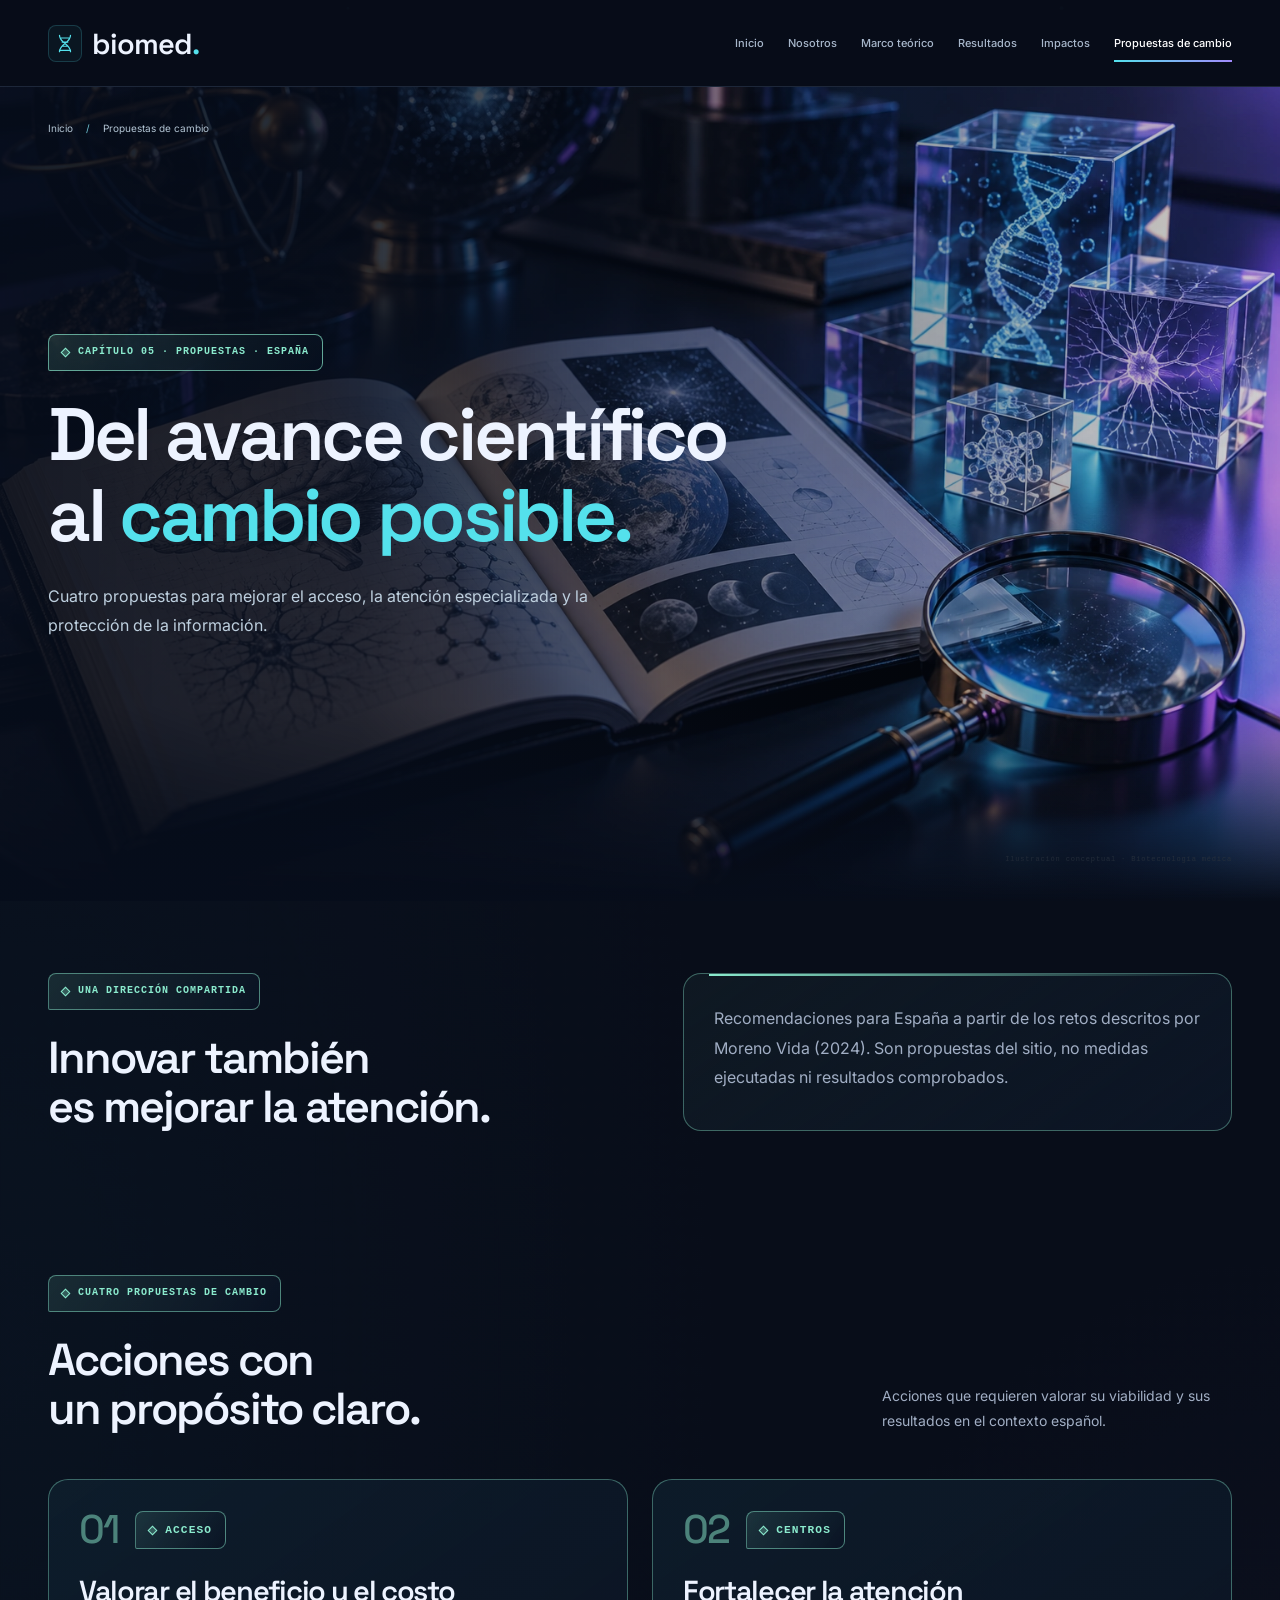
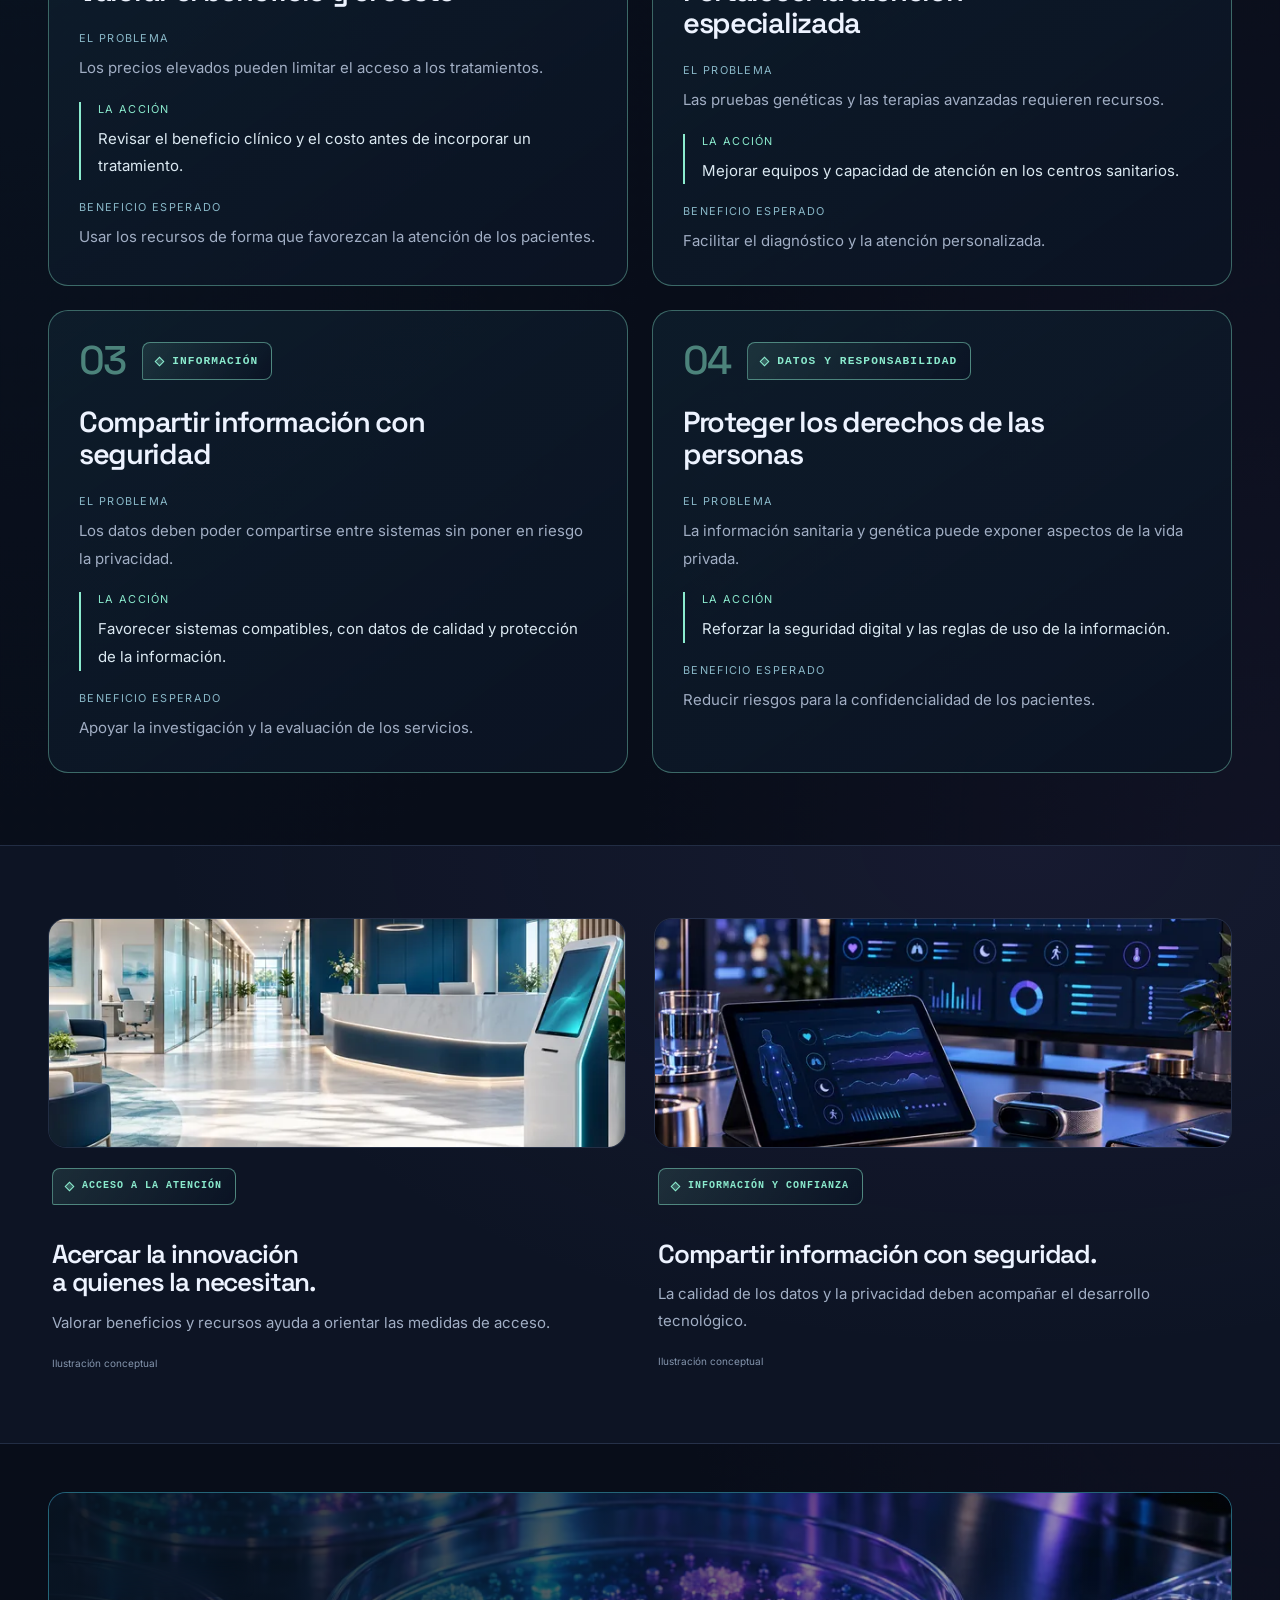
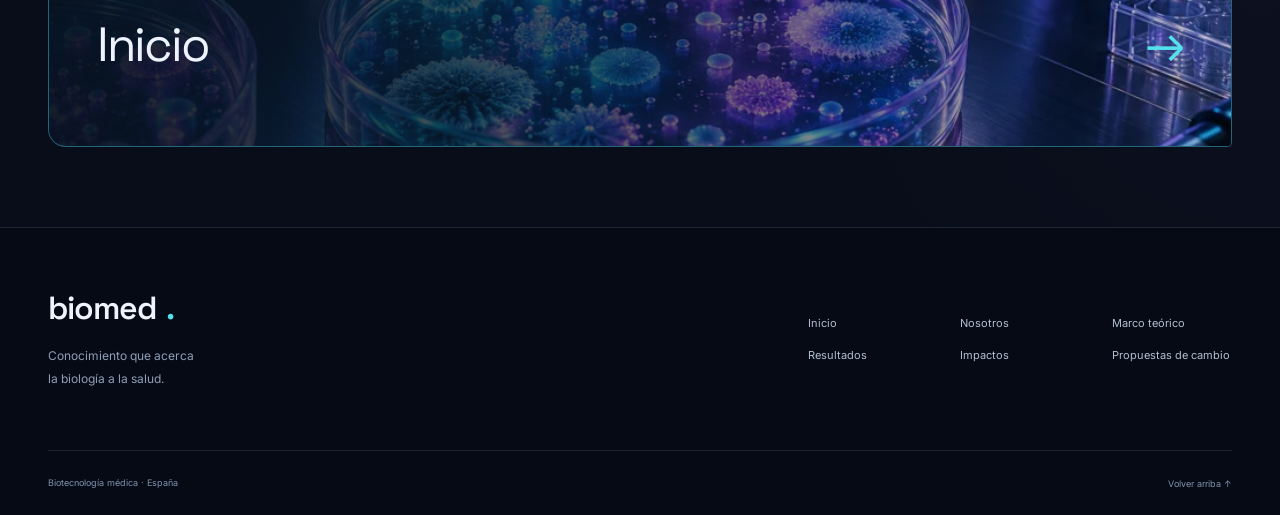
<file: propuestas.html>
<!doctype html>
<html lang="es" class="tech-site"><head><link rel="preconnect" href="https://fonts.googleapis.com"><link rel="preconnect" href="https://fonts.gstatic.com" crossorigin><link href="https://fonts.googleapis.com/css2?family=Space+Grotesk:wght@400;500;600;700&amp;family=Inter:wght@400;500;600;700&amp;display=swap" rel="stylesheet"><meta charset="utf-8"><meta name="viewport" content="width=device-width, initial-scale=1"><meta name="description" content="Propuestas para mejorar la atención y la protección de datos en España."><meta name="theme-color" content="#080d19"><title>Propuestas de cambio · Biomed · España</title><link rel="icon" href="assets/favicon.svg" type="image/svg+xml"><link rel="stylesheet" href="styles.css?v=original-19"><script src="script.js?v=original-19" defer></script><style>body[data-page="propuestas"] .proposal-scenes{gap:28px}body[data-page="propuestas"] .proposal-scenes img{height:clamp(180px,18vw,240px);aspect-ratio:auto;object-fit:cover}body[data-page="propuestas"] .proposal-scenes figcaption{padding-top:20px}body[data-page="propuestas"] .proposal-scenes h3{font-size:26px;margin:12px 0}@media(max-width:760px){body[data-page="propuestas"] .proposal-scenes img{height:190px}body[data-page="propuestas"] .proposal-scenes{gap:30px}}body[data-page="propuestas"] .chapter-nav{margin-top:48px}body[data-page="propuestas"] .next-chapter-image{object-position:center}body[data-page="propuestas"] .footer-top{align-items:center}body[data-page="propuestas"] .footer-nav{padding-top:0;grid-template-columns:repeat(3,minmax(120px,1fr));gap:18px 32px}body[data-page="propuestas"] .footer-bottom{align-items:center}@media(max-width:760px){body[data-page="propuestas"] .chapter-nav{margin-top:32px}body[data-page="propuestas"] .footer-nav{grid-template-columns:repeat(2,minmax(0,1fr));gap:7px 18px}}</style></head>
<body data-page="propuestas"><a class="skip-link" href="#contenido">Saltar al contenido</a><div class="reading-progress" aria-hidden="true"></div><header class="site-header"><div class="wrap header-inner"><a class="brand" href="index.html?v=original-19" aria-label="Biomed, inicio"><svg viewbox="0 0 32 32" aria-hidden="true"><path d="M8 4c0 12 16 12 16 24M24 4c0 12-16 12-16 24M9 8h14M12 14h8M12 20h8M9 26h14"></path></svg><span>biomed<span class="brand-dot">.</span></span></a><button class="menu-toggle" aria-controls="site-nav" aria-expanded="false" type="button"><span class="menu-lines" aria-hidden="true"></span><span class="menu-label">Menú</span></button><nav class="site-nav" id="site-nav" aria-label="Navegación principal"><a href="index.html?v=original-19">Inicio</a><a href="nosotros.html?v=original-19">Nosotros</a><a href="marco-teorico.html?v=original-19">Marco teórico</a><a href="resultados.html?v=original-19">Resultados</a><a href="impactos.html?v=original-19">Impactos</a><a href="propuestas.html?v=original-19" aria-current="page">Propuestas de cambio</a></nav></div></header>
<main id="contenido"><section class="page-hero" data-visual="footer-fuentes"><a class="breadcrumb" href="index.html?v=original-19">Inicio <span aria-hidden="true">/</span> Propuestas de cambio</a><div class="page-hero-grid"><div><p class="eyebrow">CAPÍTULO 05 · PROPUESTAS · ESPAÑA</p><h1>Del avance científico<br>al <em>cambio posible.</em></h1><p class="lede">Cuatro propuestas para mejorar el acceso, la atención especializada y la protección de la información.</p></div><figure class="chapter-visual"><img src="assets/propuestas-encabezado-hd.webp" srcset="assets/propuestas-encabezado-hd.webp 1536w" sizes="100vw" width="1536" height="1024" alt="Ilustración conceptual de un libro científico, una lupa y cubos de cristal con estructuras biológicas" loading="eager" decoding="async" fetchpriority="high"><figcaption>Ilustración conceptual · Biotecnología médica</figcaption></figure></div><div class="tech-grid" aria-hidden="true"></div></section>
<section class="wrap section split"><div><p class="eyebrow">UNA DIRECCIÓN COMPARTIDA</p><h2>Innovar también<br>es mejorar la atención.</h2></div><div class="prose clean-box clean-prose"><p>Recomendaciones para España a partir de los retos descritos por Moreno Vida (2024). Son propuestas del sitio, no medidas ejecutadas ni resultados comprobados.</p></div></section><section class="wrap section proposal-section" id="acciones" aria-labelledby="proposals-title"><div class="section-head"><div><p class="eyebrow">CUATRO PROPUESTAS DE CAMBIO</p><h2 id="proposals-title">Acciones con<br>un propósito claro.</h2></div><p>Acciones que requieren valorar su viabilidad y sus resultados en el contexto español.</p></div><div class="proposal-grid"><article class="proposal-card" id="propuesta-01"><div class="proposal-top"><span class="proposal-number">01</span><span class="eyebrow">ACCESO</span></div><h3>Valorar el beneficio y el costo</h3><dl class="proposal-details"><div><dt>El problema</dt><dd>Los precios elevados pueden limitar el acceso a los tratamientos.</dd></div><div class="proposal-action"><dt>La acción</dt><dd>Revisar el beneficio clínico y el costo antes de incorporar un tratamiento.</dd></div><div><dt>Beneficio esperado</dt><dd>Usar los recursos de forma que favorezcan la atención de los pacientes.</dd></div></dl></article><article class="proposal-card" id="propuesta-02"><div class="proposal-top"><span class="proposal-number">02</span><span class="eyebrow">CENTROS</span></div><h3>Fortalecer la atención especializada</h3><dl class="proposal-details"><div><dt>El problema</dt><dd>Las pruebas genéticas y las terapias avanzadas requieren recursos.</dd></div><div class="proposal-action"><dt>La acción</dt><dd>Mejorar equipos y capacidad de atención en los centros sanitarios.</dd></div><div><dt>Beneficio esperado</dt><dd>Facilitar el diagnóstico y la atención personalizada.</dd></div></dl></article><article class="proposal-card" id="propuesta-03"><div class="proposal-top"><span class="proposal-number">03</span><span class="eyebrow">INFORMACIÓN</span></div><h3>Compartir información con seguridad</h3><dl class="proposal-details"><div><dt>El problema</dt><dd>Los datos deben poder compartirse entre sistemas sin poner en riesgo la privacidad.</dd></div><div class="proposal-action"><dt>La acción</dt><dd>Favorecer sistemas compatibles, con datos de calidad y protección de la información.</dd></div><div><dt>Beneficio esperado</dt><dd>Apoyar la investigación y la evaluación de los servicios.</dd></div></dl></article><article class="proposal-card" id="propuesta-04"><div class="proposal-top"><span class="proposal-number">04</span><span class="eyebrow">DATOS Y RESPONSABILIDAD</span></div><h3>Proteger los derechos de las personas</h3><dl class="proposal-details"><div><dt>El problema</dt><dd>La información sanitaria y genética puede exponer aspectos de la vida privada.</dd></div><div class="proposal-action"><dt>La acción</dt><dd>Reforzar la seguridad digital y las reglas de uso de la información.</dd></div><div><dt>Beneficio esperado</dt><dd>Reducir riesgos para la confidencialidad de los pacientes.</dd></div></dl></article></div></section><section class="soft-section"><div class="wrap section proposal-scenes"><figure><img src="assets/propuestas-acceso.webp" srcset="assets/propuestas-acceso-640.webp 640w, assets/propuestas-acceso.webp 1280w" sizes="(max-width:760px) calc(100vw - 40px), 50vw" width="1280" height="853" alt="Ilustración conceptual de una recepción médica y un corredor accesible con un punto de atención digital" loading="lazy" decoding="async"><figcaption><span class="eyebrow">ACCESO A LA ATENCIÓN</span><h3>Acercar la innovación<br>a quienes la necesitan.</h3><p>Valorar beneficios y recursos ayuda a orientar las medidas de acceso.</p><small>Ilustración conceptual</small></figcaption></figure><figure><img src="assets/propuestas-seguimiento.webp" srcset="assets/propuestas-seguimiento-640.webp 640w, assets/propuestas-seguimiento.webp 1280w" sizes="(max-width:760px) calc(100vw - 40px), 50vw" width="1280" height="853" alt="Ilustración conceptual de una estación clínica con una tableta y un sensor para seguimiento de la salud" loading="lazy" decoding="async"><figcaption><span class="eyebrow">INFORMACIÓN Y CONFIANZA</span><h3>Compartir información con seguridad.</h3><p>La calidad de los datos y la privacidad deben acompañar el desarrollo tecnológico.</p><small>Ilustración conceptual</small></figcaption></figure></div></section><section class="wrap chapter-nav"><img class="next-chapter-image" src="assets/footer-inicio.webp" srcset="assets/footer-inicio-640.webp 640w, assets/footer-inicio.webp 1024w" sizes="(max-width: 760px) calc(100vw - 40px), 100vw" width="1024" height="683" alt="" aria-hidden="true" loading="lazy" decoding="async"><span class="eyebrow">SIGUIENTE CAPÍTULO</span><a href="index.html?v=original-19">Inicio <span aria-hidden="true">→</span></a></section></main>
<footer class="site-footer"><div class="wrap footer-top"><div><a class="brand" href="index.html?v=original-19">biomed<span class="brand-dot">.</span></a><p>Conocimiento que acerca<br>la biología a la salud.</p></div><div class="footer-nav" aria-label="Páginas del sitio"><a href="index.html?v=original-19">Inicio</a><a href="nosotros.html?v=original-19">Nosotros</a><a href="marco-teorico.html?v=original-19">Marco teórico</a><a href="resultados.html?v=original-19">Resultados</a><a href="impactos.html?v=original-19">Impactos</a><a href="propuestas.html?v=original-19" aria-current="page">Propuestas de cambio</a></div></div><div class="wrap footer-bottom"><p>Biotecnología médica · España</p><a href="#contenido">Volver arriba <span aria-hidden="true">↑</span></a></div></footer></body></html>
</file>
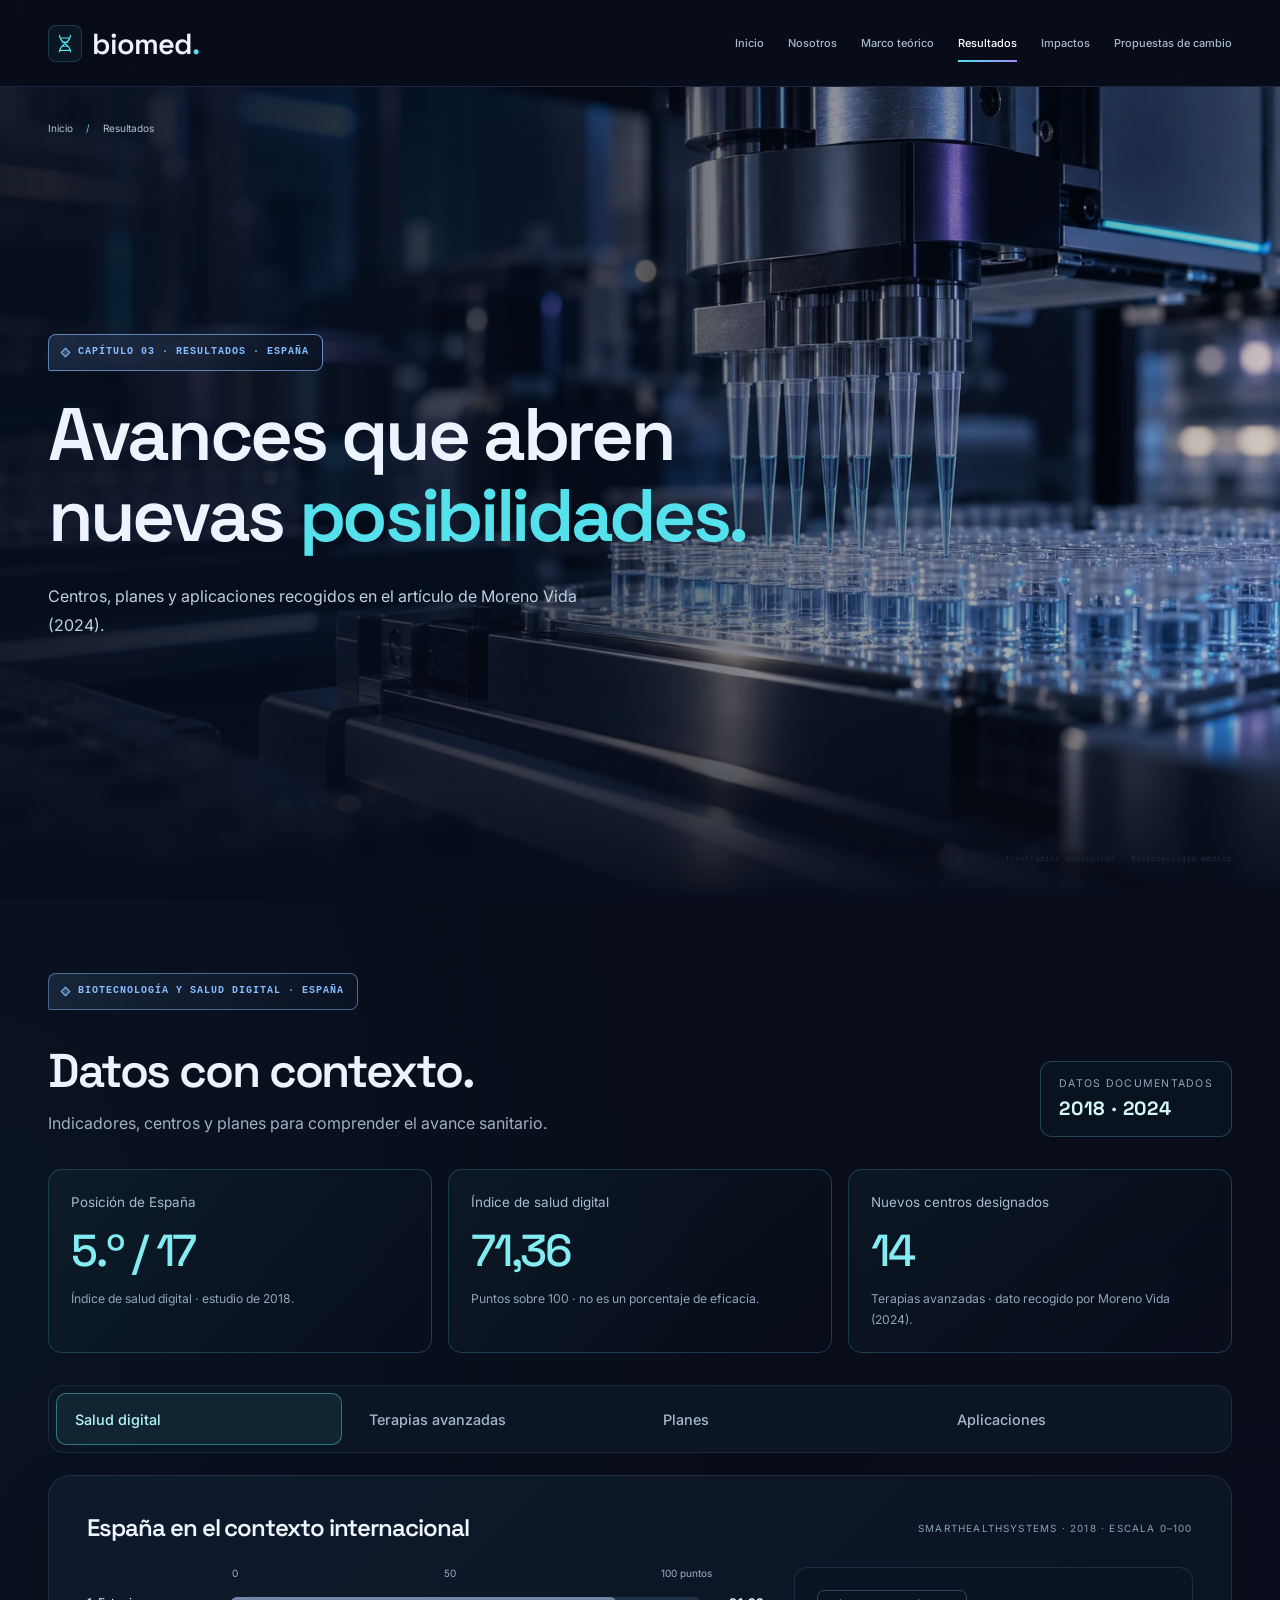
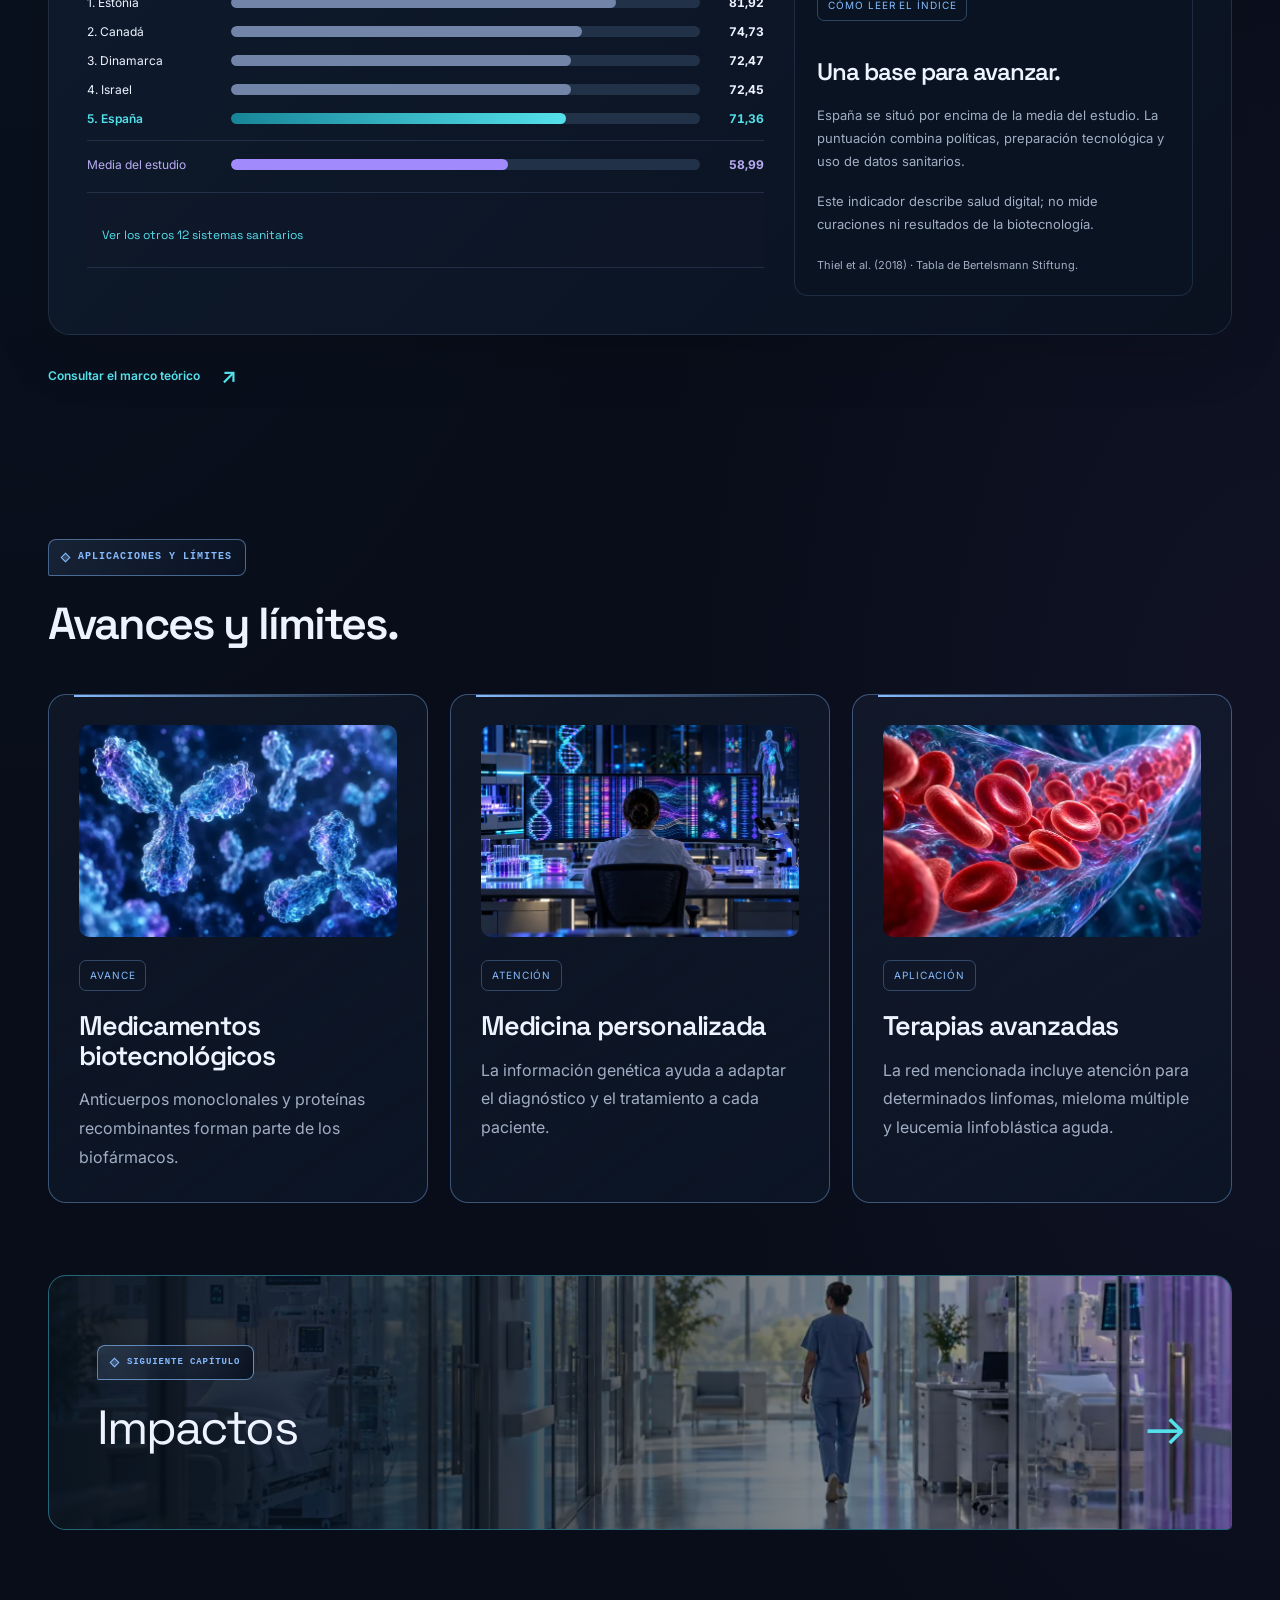
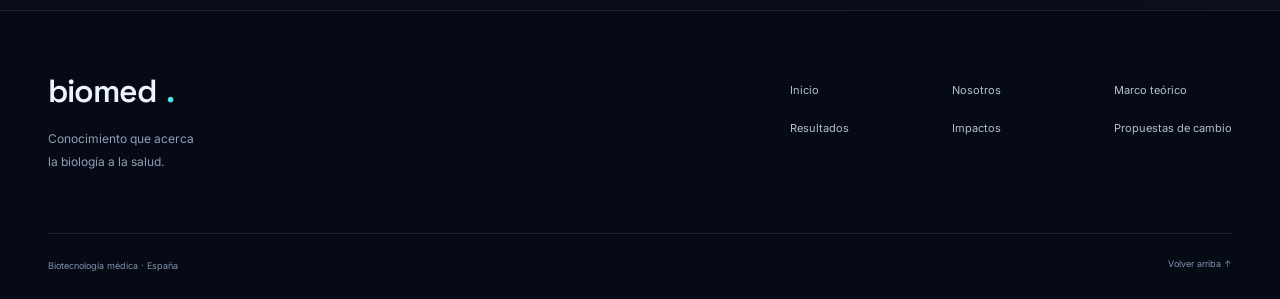
<file: resultados.html>
<!doctype html>
<html lang="es" class="tech-site"><head><link rel="preconnect" href="https://fonts.googleapis.com"><link rel="preconnect" href="https://fonts.gstatic.com" crossorigin><link href="https://fonts.googleapis.com/css2?family=Space+Grotesk:wght@400;500;600;700&amp;family=Inter:wght@400;500;600;700&amp;display=swap" rel="stylesheet"><meta charset="utf-8"><meta name="viewport" content="width=device-width, initial-scale=1"><meta name="description" content="Centros, planes y aplicaciones documentados en España."><meta name="theme-color" content="#080d19"><title>Resultados · Biomed · España</title><link rel="icon" href="assets/favicon.svg" type="image/svg+xml"><link rel="stylesheet" href="styles.css?v=original-19"><script src="script.js?v=original-19" defer></script><style>.dashboard-overview{grid-template-columns:repeat(3,minmax(0,1fr))}.dashboard-data-grid{display:grid;grid-template-columns:minmax(0,1.7fr) minmax(0,1fr);gap:30px}.data-axis{display:flex;justify-content:space-between;padding-left:145px;padding-right:52px;font-size:10px;color:var(--muted);margin-bottom:16px}.data-row{display:grid;grid-template-columns:130px minmax(0,1fr) 50px;gap:14px;align-items:center;margin:14px 0;font-size:12px}.data-row>strong{text-align:right;font-variant-numeric:tabular-nums}.data-track{height:11px;background:#213148;border-radius:20px;overflow:hidden}.data-track i{display:block;height:100%;border-radius:20px;background:#7285a8}.is-spain{color:var(--cyan);font-weight:600}.is-spain .data-track i{background:linear-gradient(90deg,#178598,#54e1ec)}.is-average{border-top:1px solid var(--line);padding-top:16px;color:#baacf4}.is-average .data-track i{background:#a18afb}.index-context{border:1px solid var(--line);border-radius:14px;padding:22px;background:#091321}.index-context h3{font-size:24px;margin:18px 0}.index-context p{font-size:13px;color:var(--muted)}.index-context small{font-size:11px;color:var(--muted)}.ranking-more{border-top:1px solid var(--line);margin-top:20px;padding-top:10px}.ranking-more summary{font-size:12px;min-height:40px;cursor:pointer;color:var(--cyan)}.therapy-layout{display:grid;grid-template-columns:180px minmax(0,1fr);gap:30px;align-items:center}.therapy-number{padding:24px;border:1px solid var(--line-strong);border-radius:16px;text-align:center;background:#54e1ec0a}.therapy-number strong{display:block;font:500 64px var(--display);color:var(--cyan)}.therapy-number span{font-size:12px;color:var(--muted);line-height:1.7;display:block}.therapy-layout h3{font-size:25px;margin-bottom:14px}.therapy-layout p{font-size:14px;color:var(--muted)}.therapy-tags{display:flex;flex-wrap:wrap;gap:8px}.therapy-tags span{border:1px solid var(--line-strong);border-radius:8px;padding:8px 12px;font-size:11px;color:#bcebf0}.plan-timeline{display:grid;gap:0}.plan-timeline article{display:grid;grid-template-columns:130px minmax(0,1fr);gap:24px;padding:20px 0;border-bottom:1px solid var(--line)}.plan-timeline article:last-child{border-bottom:0}.plan-timeline article>span{color:var(--cyan);font:600 16px var(--display);padding-top:3px}.plan-timeline h3{font-size:21px;margin-bottom:8px}.plan-timeline p{font-size:13px;color:var(--muted);margin:0}.dashboard-source{font-size:11px;color:var(--muted)}@media(max-width:900px){.dashboard-data-grid{grid-template-columns:1fr}.dashboard-tabs{flex-wrap:wrap}.dashboard-tabs button{flex-basis:40%}}@media(max-width:760px){.dashboard-overview{grid-template-columns:1fr}.data-row{grid-template-columns:105px minmax(0,1fr) 44px;gap:8px;font-size:11px}.data-axis{padding-left:113px;padding-right:44px}.therapy-layout{grid-template-columns:1fr}.therapy-number{max-width:180px}.plan-timeline article{grid-template-columns:1fr;gap:10px}.dashboard-tabs button{flex-basis:auto}}</style></head>
<body data-page="resultados"><a class="skip-link" href="#contenido">Saltar al contenido</a><div class="reading-progress" aria-hidden="true"></div><header class="site-header"><div class="wrap header-inner"><a class="brand" href="index.html?v=original-19" aria-label="Biomed, inicio"><svg viewbox="0 0 32 32" aria-hidden="true"><path d="M8 4c0 12 16 12 16 24M24 4c0 12-16 12-16 24M9 8h14M12 14h8M12 20h8M9 26h14"></path></svg><span>biomed<span class="brand-dot">.</span></span></a><button class="menu-toggle" aria-controls="site-nav" aria-expanded="false" type="button"><span class="menu-lines" aria-hidden="true"></span><span class="menu-label">Menú</span></button><nav class="site-nav" id="site-nav" aria-label="Navegación principal"><a href="index.html?v=original-19">Inicio</a><a href="nosotros.html?v=original-19">Nosotros</a><a href="marco-teorico.html?v=original-19">Marco teórico</a><a href="resultados.html?v=original-19" aria-current="page">Resultados</a><a href="impactos.html?v=original-19">Impactos</a><a href="propuestas.html?v=original-19">Propuestas de cambio</a></nav></div></header>
<main id="contenido"><section class="page-hero" data-visual="laboratorio-automatizado"><a class="breadcrumb" href="index.html?v=original-19">Inicio <span aria-hidden="true">/</span> Resultados</a><div class="page-hero-grid"><div><p class="eyebrow">CAPÍTULO 03 · RESULTADOS · ESPAÑA</p><h1>Avances que abren<br>nuevas <em>posibilidades.</em></h1><p class="lede">Centros, planes y aplicaciones recogidos en el artículo de Moreno Vida (2024).</p></div><figure class="chapter-visual"><img class="" src="assets/laboratorio-automatizado.webp" srcset="assets/laboratorio-automatizado-768.webp 768w, assets/laboratorio-automatizado.webp 1536w" sizes="100vw" width="1536" height="1024" alt="Ilustración de un sistema de laboratorio automatizado para el estudio de muestras" loading="eager" decoding="async" fetchpriority="high"><figcaption>Ilustración conceptual · Biotecnología médica</figcaption></figure></div><div class="tech-grid" aria-hidden="true"></div></section>
<section class="wrap section research-dashboard" id="evidencia" aria-labelledby="dashboard-title"><div class="dashboard-heading"><div><p class="eyebrow">BIOTECNOLOGÍA Y SALUD DIGITAL · ESPAÑA</p><h2 id="dashboard-title">Datos con contexto.</h2><p>Indicadores, centros y planes para comprender el avance sanitario.</p></div><span class="dashboard-period">DATOS DOCUMENTADOS<strong>2018 · 2024</strong></span></div>
<div class="dashboard-metrics dashboard-overview"><article class="dashboard-metric"><p>Posición de España</p><strong>5.º / 17</strong><small>Índice de salud digital · estudio de 2018.</small></article><article class="dashboard-metric"><p>Índice de salud digital</p><strong>71,36</strong><small>Puntos sobre 100 · no es un porcentaje de eficacia.</small></article><article class="dashboard-metric"><p>Nuevos centros designados</p><strong>14</strong><small>Terapias avanzadas · dato recogido por Moreno Vida (2024).</small></article></div>
<div class="dashboard-tabs" role="tablist" aria-label="Datos de España" hidden>
<button type="button" role="tab" id="tab-digital" aria-controls="panel-digital" aria-selected="true" tabindex="0">Salud digital</button><button type="button" role="tab" id="tab-centros" aria-controls="panel-centros" aria-selected="false" tabindex="-1">Terapias avanzadas</button><button type="button" role="tab" id="tab-planes" aria-controls="panel-planes" aria-selected="false" tabindex="-1">Planes</button><button type="button" role="tab" id="tab-aplicaciones" aria-controls="panel-aplicaciones" aria-selected="false" tabindex="-1">Aplicaciones</button></div>
<div class="dashboard-panel" id="panel-digital" role="tabpanel" aria-labelledby="tab-digital" tabindex="0"><div class="dashboard-panel-head"><h3>España en el contexto internacional</h3><span>SMARTHEALTHSYSTEMS · 2018 · ESCALA 0–100</span></div><div class="dashboard-data-grid"><div class="index-chart" role="group" aria-label="Comparación del índice de salud digital, 2018"><div class="data-axis"><span>0</span><span>50</span><span>100 puntos</span></div><div class="data-row"><span>1. Estonia</span><div class="data-track" aria-hidden="true"><i style="width:81.92%"></i></div><strong>81,92</strong></div><div class="data-row"><span>2. Canadá</span><div class="data-track" aria-hidden="true"><i style="width:74.73%"></i></div><strong>74,73</strong></div><div class="data-row"><span>3. Dinamarca</span><div class="data-track" aria-hidden="true"><i style="width:72.47%"></i></div><strong>72,47</strong></div><div class="data-row"><span>4. Israel</span><div class="data-track" aria-hidden="true"><i style="width:72.45%"></i></div><strong>72,45</strong></div><div class="data-row is-spain"><span>5. España</span><div class="data-track" aria-hidden="true"><i style="width:71.36%"></i></div><strong>71,36</strong></div><div class="data-row is-average"><span>Media del estudio</span><div class="data-track" aria-hidden="true"><i style="width:58.99%"></i></div><strong>58,99</strong></div><details class="ranking-more"><summary>Ver los otros 12 sistemas sanitarios</summary><div class="data-row"><span>6. NHS Inglaterra</span><div class="data-track" aria-hidden="true"><i style="width:69.98%"></i></div><strong>69,98</strong></div><div class="data-row"><span>7. Suecia</span><div class="data-track" aria-hidden="true"><i style="width:68.26%"></i></div><strong>68,26</strong></div><div class="data-row"><span>8. Portugal</span><div class="data-track" aria-hidden="true"><i style="width:67.19%"></i></div><strong>67,19</strong></div><div class="data-row"><span>9. Países Bajos</span><div class="data-track" aria-hidden="true"><i style="width:66.05%"></i></div><strong>66,05</strong></div><div class="data-row"><span>10. Austria</span><div class="data-track" aria-hidden="true"><i style="width:59.81%"></i></div><strong>59,81</strong></div><div class="data-row"><span>11. Australia</span><div class="data-track" aria-hidden="true"><i style="width:57.31%"></i></div><strong>57,31</strong></div><div class="data-row"><span>12. Italia</span><div class="data-track" aria-hidden="true"><i style="width:55.81%"></i></div><strong>55,81</strong></div><div class="data-row"><span>13. Bélgica</span><div class="data-track" aria-hidden="true"><i style="width:54.67%"></i></div><strong>54,67</strong></div><div class="data-row"><span>14. Suiza</span><div class="data-track" aria-hidden="true"><i style="width:40.62%"></i></div><strong>40,62</strong></div><div class="data-row"><span>15. Francia</span><div class="data-track" aria-hidden="true"><i style="width:31.61%"></i></div><strong>31,61</strong></div><div class="data-row"><span>16. Alemania</span><div class="data-track" aria-hidden="true"><i style="width:30.02%"></i></div><strong>30,02</strong></div><div class="data-row"><span>17. Polonia</span><div class="data-track" aria-hidden="true"><i style="width:28.52%"></i></div><strong>28,52</strong></div></details></div><aside class="index-context"><span class="clean-label">CÓMO LEER EL ÍNDICE</span><h3>Una base para avanzar.</h3><p>España se situó por encima de la media del estudio. La puntuación combina políticas, preparación tecnológica y uso de datos sanitarios.</p><p>Este indicador describe salud digital; no mide curaciones ni resultados de la biotecnología.</p><small>Thiel et al. (2018) · Tabla de Bertelsmann Stiftung.</small></aside></div></div>
<div class="dashboard-panel" id="panel-centros" role="tabpanel" aria-labelledby="tab-centros" tabindex="0"><div class="dashboard-panel-head"><h3>Red de terapias avanzadas</h3><span>SISTEMA NACIONAL DE SALUD · FUENTE DE 2024</span></div><div class="therapy-layout"><div class="therapy-number"><strong>14</strong><span>Nuevos centros hospitalarios designados</span></div><div><h3>Atención especializada</h3><p>La red descrita contempla atención para determinados linfomas, mieloma múltiple y leucemia linfoblástica aguda.</p><div class="therapy-tags"><span>Linfomas</span><span>Mieloma múltiple</span><span>Leucemia linfoblástica aguda</span></div><p class="dashboard-context">Es una incorporación de centros mencionada en la publicación, no el total nacional ni una cifra actualizada.</p></div></div><p class="dashboard-source">Moreno Vida (2024, p. 349).</p></div>
<div class="dashboard-panel" id="panel-planes" role="tabpanel" aria-labelledby="tab-planes" tabindex="0"><div class="dashboard-panel-head"><h3>Línea de tiempo de los planes</h3><span>PERÍODOS DOCUMENTADOS</span></div><div class="plan-timeline">
<article><span>2021–2023</span><div><h3>Investigación científica e innovación</h3><p>Plan estatal que financia actuaciones de investigación e innovación.</p></div></article>
<article><span>2021–2026</span><div><h3>Salud digital del SNS</h3><p>Servicios digitales, información compatible y uso de datos para mejorar la atención.</p></div></article>
<article><span>2021–2027</span><div><h3>Ciencia, tecnología e innovación</h3><p>Nuevas terapias, diagnóstico preciso, cáncer, envejecimiento y enfermedades infecciosas.</p></div></article>
<article><span>2021–2027</span><div><h3>EU4Health</h3><p>Programa europeo de apoyo a la salud y al fortalecimiento de los sistemas sanitarios.</p></div></article></div><p class="dashboard-source">Moreno Vida (2024, p. 352); Ministerio de Sanidad (2021); Comisión Europea (s.f.). Períodos de planificación, no porcentajes de ejecución.</p></div>
<div class="dashboard-panel" id="panel-aplicaciones" role="tabpanel" aria-labelledby="tab-aplicaciones" tabindex="0"><div class="dashboard-panel-head"><h3>Aplicaciones médicas</h3><span>DIAGNÓSTICO Y TRATAMIENTO</span></div><div class="clean-grid"><article class="clean-box"><span class="clean-label">PRUEBAS GENÉTICAS</span><h3>Orientar la atención</h3><p>Apoyan el diagnóstico de enfermedades raras y cáncer, y la selección y seguimiento de los tratamientos.</p></article><article class="clean-box"><span class="clean-label">BIOFÁRMACOS</span><h3>Opciones de tratamiento</h3><p>Insulina humana, eritropoyetinas, anticuerpos monoclonales y proteínas recombinantes.</p></article></div><p class="dashboard-source">Moreno Vida (2024, pp. 359–360).</p></div>
<a class="text-link" href="marco-teorico.html?v=resumido-28#fundamentos">Consultar el marco teórico <span aria-hidden="true">↗</span></a></section>

<section class="wrap section"><div class="section-head"><div><p class="eyebrow">APLICACIONES Y LÍMITES</p><h2>Avances y límites.</h2></div></div><div class="clean-grid clean-three"><article class="clean-box"><img class="clean-box-image" src="assets/anticuerpos.webp" srcset="assets/anticuerpos-640.webp 640w, assets/anticuerpos.webp 1024w" sizes="(max-width: 760px) calc(100vw - 80px), 200px" width="1024" height="683" alt="Ilustración conceptual de anticuerpos" loading="lazy" decoding="async"><span class="clean-label">AVANCE</span><h3>Medicamentos biotecnológicos</h3><p>Anticuerpos monoclonales y proteínas recombinantes forman parte de los biofármacos.</p></article><article class="clean-box"><img class="clean-box-image" src="assets/genomica.webp" srcset="assets/genomica-640.webp 640w, assets/genomica.webp 1024w" sizes="(max-width: 760px) calc(100vw - 80px), 200px" width="1024" height="683" alt="Ilustración conceptual del estudio de datos genómicos" loading="lazy" decoding="async"><span class="clean-label">ATENCIÓN</span><h3>Medicina personalizada</h3><p>La información genética ayuda a adaptar el diagnóstico y el tratamiento a cada paciente.</p></article><article class="clean-box"><img class="clean-box-image" src="assets/hematologia.webp" srcset="assets/hematologia-640.webp 640w, assets/hematologia.webp 1024w" sizes="(max-width: 760px) calc(100vw - 80px), 200px" width="1024" height="683" alt="Ilustración conceptual de glóbulos rojos en un vaso sanguíneo" loading="lazy" decoding="async"><span class="clean-label">APLICACIÓN</span><h3>Terapias avanzadas</h3><p>La red mencionada incluye atención para determinados linfomas, mieloma múltiple y leucemia linfoblástica aguda.</p></article></div></section><section class="wrap chapter-nav"><img class="next-chapter-image" src="assets/footer-impacto.webp" srcset="assets/footer-impacto-640.webp 640w, assets/footer-impacto.webp 1024w" sizes="(max-width: 760px) calc(100vw - 40px), 100vw" width="1024" height="683" alt="" aria-hidden="true" loading="lazy" decoding="async"><span class="eyebrow">SIGUIENTE CAPÍTULO</span><a href="impactos.html?v=original-19">Impactos <span aria-hidden="true">→</span></a></section></main>
<footer class="site-footer"><div class="wrap footer-top"><div><a class="brand" href="index.html?v=original-19">biomed<span class="brand-dot">.</span></a><p>Conocimiento que acerca<br>la biología a la salud.</p></div><div class="footer-nav" aria-label="Páginas del sitio"><a href="index.html?v=original-19">Inicio</a><a href="nosotros.html?v=original-19">Nosotros</a><a href="marco-teorico.html?v=original-19">Marco teórico</a><a href="resultados.html?v=original-19" aria-current="page">Resultados</a><a href="impactos.html?v=original-19">Impactos</a><a href="propuestas.html?v=original-19">Propuestas de cambio</a></div></div><div class="wrap footer-bottom"><p>Biotecnología médica · España</p><a href="#contenido">Volver arriba <span aria-hidden="true">↑</span></a></div></footer></body></html>
</file>
<file: styles.css>
:root{--bg:#080d19;--bg-alt:#0c1324;--surface:#101a2d;--ink:#edf3ff;--muted:#a1aec4;--line:rgba(126,163,212,.18);--line-strong:rgba(70,218,235,.4);--cyan:#54e1ec;--violet:#a18afb;--reading-scale:1;--display:'Space Grotesk',Arial,sans-serif;--body:'Inter',Arial,sans-serif;--mono:'Courier New',monospace;font-family:var(--body);color:var(--ink);background:var(--bg);color-scheme:dark;font-synthesis:none}
*{box-sizing:border-box}html{scroll-behavior:smooth;scroll-padding-top:110px}body{margin:0;min-width:0;background:radial-gradient(ellipse at 0 36%,#143a511f,transparent 40%),radial-gradient(ellipse at 100% 68%,#523b791f,transparent 36%),var(--bg)}a{color:inherit;text-decoration:none}button{font:inherit;color:inherit;cursor:pointer}img{display:block;max-width:100%}button,a,summary{-webkit-tap-highlight-color:transparent}button:focus-visible,a:focus-visible,summary:focus-visible{outline:2px solid var(--cyan);outline-offset:5px}p{margin:0 0 1.25em;line-height:1.8}h1,h2,h3{font-family:var(--display);font-weight:600;margin:0;letter-spacing:-.045em;line-height:1.1}h1{font-size:clamp(45px,5.9vw,84px)}h2{font-size:clamp(32px,3.5vw,49px)}h3{font-size:26px}em{font-family:inherit;font-style:normal;font-weight:inherit;color:var(--cyan)}sup{font-size:.65em;line-height:0}sup a{color:var(--cyan);text-decoration:underline;text-underline-offset:2px}::selection{background:#54e1ec30;color:#fff}.wrap{width:min(1220px,calc(100% - 96px));margin-inline:auto}.section{padding-block:100px;position:relative}.eyebrow{font-family:var(--mono);color:var(--cyan);font-size:10px;font-weight:700;letter-spacing:.13em;line-height:1.65;margin:0 0 23px}.lede{font-size:calc(16px * var(--reading-scale));color:#b8c6da;line-height:1.85;max-width:550px;margin-top:28px}.sr-only{position:absolute;width:1px;height:1px;padding:0;margin:-1px;overflow:hidden;clip:rect(0,0,0,0);white-space:nowrap;border:0}.skip-link{position:fixed;top:8px;left:12px;z-index:100;padding:12px;background:var(--cyan);color:var(--bg);transform:translateY(-140%)}.skip-link:focus{transform:translateY(0)}.reading-progress{position:fixed;top:0;left:0;height:3px;width:0;background:linear-gradient(90deg,var(--cyan),var(--violet));z-index:40}

.site-header{position:sticky;top:0;z-index:30;background:rgba(8,13,25,.91);border-bottom:1px solid var(--line);backdrop-filter:blur(18px)}.header-inner{min-height:86px;display:flex;align-items:center;gap:29px}.brand{display:inline-flex;align-items:center;gap:10px;font-family:var(--display);font-size:29px;font-weight:600;letter-spacing:-1px;white-space:nowrap}.brand svg{height:37px;width:34px;stroke:var(--cyan);fill:none;stroke-width:1.8;stroke-linecap:round;background:#54e1ec0c;border:1px solid #54e1ec30;border-radius:8px;padding:5px}.brand-dot{color:var(--cyan)}.brand-caption{font-family:var(--mono);font-size:6px;letter-spacing:.1em;line-height:1.7;border-left:1px solid #7891ac42;padding-left:12px;margin-left:4px;color:var(--muted)}.site-nav{display:flex;gap:24px;align-items:center;margin-left:auto}.site-nav a{font-size:11px;font-weight:500;white-space:nowrap;padding:33px 0;position:relative;color:#a7b7cb;transition:color .2s}.site-nav a::after{content:'';position:absolute;bottom:21px;left:0;right:0;height:2px;background:linear-gradient(90deg,var(--cyan),var(--violet));transform:scaleX(0);transform-origin:left;transition:transform .25s}.site-nav a:hover,.site-nav a[aria-current]{color:#fff}.site-nav a:hover::after,.site-nav a[aria-current]::after{transform:scaleX(1)}.menu-toggle{display:none}

.home-hero{width:100%;margin:0;position:relative;isolation:isolate;overflow:hidden;min-height:calc(100svh - 86px);padding:90px max(48px,calc((100vw - 1220px)/2)) 55px;background:#070f1c;display:flex;align-items:center}.hero-cover{position:absolute;inset:0;z-index:-3}.hero-cover img{width:100%;height:100%;object-fit:cover;object-position:center}.home-hero::after{content:'';position:absolute;inset:0;z-index:-2;background:linear-gradient(90deg,#050c18f5,#050c18d9 26%,#050c1861 65%,#050c1815),linear-gradient(0deg,var(--bg),transparent 30%)}.hero-copy{padding:0;max-width:700px;position:relative;z-index:2}.hero-copy h1{font-size:clamp(55px,6.4vw,90px);line-height:1.06;letter-spacing:-.055em}.hero-copy h1 em{color:var(--cyan)}.hero-copy .eyebrow{font-size:10px;margin-bottom:27px;letter-spacing:.15em;color:#9edbe5}.live-dot{display:inline-block;width:6px;height:6px;vertical-align:middle;margin-right:8px;border-radius:50%;background:var(--cyan)}.hero-copy .lede{max-width:495px;margin-top:28px;color:#b4c9d9;font-size:calc(16px * var(--reading-scale))}.actions{display:flex;align-items:center;flex-wrap:wrap;gap:27px;margin:34px 0 52px}.button{display:inline-flex;align-items:center;justify-content:center;gap:28px;padding:17px 23px;line-height:1.5;border:1px solid #94f1ee4d;background:linear-gradient(120deg,#74edf2,#44c8e0);color:#071320;border-radius:7px;font-size:12px;font-weight:700;transition:transform .25s,background .25s}.button>span{font-size:20px;font-weight:400}.button:hover{background:linear-gradient(120deg,#a3f8f3,#68e0ef);transform:translateY(-3px)}.text-link{display:inline-flex;align-items:center;gap:21px;color:var(--cyan);font-size:12px;font-weight:600;line-height:1.8}.text-link>span{font-size:21px;transition:transform .25s}.text-link:hover>span{transform:translateX(5px)}.hero-copy .text-link{color:#d2edf0}.hero-foot{display:flex;justify-content:space-between;gap:15px;padding-top:23px;border-top:1px solid #a2c4db30;max-width:535px;font-family:var(--mono);color:#a1c2d2;font-size:8px;letter-spacing:.1em}.hero-image-label{position:absolute;right:max(48px,calc((100vw - 1220px)/2));bottom:68px;display:flex;align-items:flex-start;gap:13px;border-left:1px solid #65d9ed88;padding:0 0 0 20px;max-width:250px;z-index:3}.label-mark{color:var(--cyan);font-size:22px}.micro{font-family:var(--mono);color:#97c0d7;font-size:7px;letter-spacing:.12em}.hero-image-label p{font-size:14px;color:#d7e6f2;margin:9px 0 4px;line-height:1.45}.hero-image-label small{color:#97adc1;font-size:8px}.tech-grid{position:absolute;left:0;right:0;bottom:0;height:150px;z-index:-1;pointer-events:none;opacity:.15;background-image:linear-gradient(#60dced42 1px,transparent 1px),linear-gradient(90deg,#60dced42 1px,transparent 1px);background-size:55px 28px;transform:perspective(300px) rotateX(40deg);transform-origin:bottom;mask-image:linear-gradient(transparent,black)}.topic-strip{border-block:1px solid var(--line);background:#0c1422}.strip-inner{display:flex;align-items:center;justify-content:space-between;gap:20px;padding-block:26px;color:#a3bbce;font-family:var(--mono);font-size:11px}.strip-dot{font-size:22px;color:var(--cyan)}

.section-head{display:flex;justify-content:space-between;align-items:flex-end;gap:60px;margin-bottom:46px}.section-head>p{max-width:350px;font-size:calc(14px * var(--reading-scale));color:var(--muted);margin:0}.cards{display:grid;gap:22px}.three{grid-template-columns:repeat(3,minmax(0,1fr))}.card{border:1px solid var(--line);border-radius:15px 15px 15px 5px;padding:30px;min-height:280px;background:linear-gradient(145deg,#142035e6,#0d1527ed);display:flex;flex-direction:column;transition:transform .3s,border-color .3s;overflow:hidden;position:relative}.card:hover{border-color:var(--line-strong)}a.card:hover{transform:translateY(-6px)}.card-top{display:flex;justify-content:space-between;align-items:center;gap:20px;margin-bottom:30px}.index{font-family:var(--mono);font-size:11px;font-weight:700;color:var(--cyan)}.card-top>span:last-child{font-size:23px}.small-dot{height:7px;width:7px;border-radius:50%;background:var(--cyan)}.card h3{font-size:25px;margin-bottom:15px}.card p{font-size:calc(14px * var(--reading-scale));color:var(--muted);line-height:1.8;margin:0 0 25px}.card-tag{font-family:var(--mono);font-size:8px;letter-spacing:.1em;color:#9debf1;padding-top:20px;border-top:1px solid var(--line);margin-top:auto}.visual-card{padding:0 0 28px;min-height:450px}.card-media{width:100%;aspect-ratio:1.65;overflow:hidden;margin-bottom:25px;background:#0c1b30;position:relative}.card-media::after{content:'';position:absolute;inset:0;background:linear-gradient(0deg,#101a2d80,transparent 45%);pointer-events:none}.card-media img{height:100%;width:100%;object-fit:cover;transition:transform .8s ease}.visual-card:hover img{transform:scale(1.035)}.visual-card .card-top,.visual-card h3,.visual-card p,.visual-card .card-tag{margin-inline:27px}.visual-card .card-tag{width:calc(100% - 54px)}.visual-card .card-top{margin-bottom:20px}.visual-card .card-top>span:last-child{height:30px;width:30px;border:1px solid var(--line);border-radius:50%;display:grid;place-items:center;font-size:18px}.feature-grid{display:grid;grid-template-columns:1fr 1fr;gap:90px;align-items:center;padding-top:0}.feature-art{height:450px;position:relative;overflow:hidden;border-radius:18px 18px 6px 18px;border:1px solid var(--line)}.feature-art img{width:100%;height:100%;object-fit:cover;object-position:62% center}.feature-art::after{content:'';position:absolute;inset:0;background:linear-gradient(0deg,#071320c9,transparent 50%)}.feature-image-caption{position:absolute;left:26px;right:26px;bottom:25px;display:flex;justify-content:space-between;gap:15px;color:#d9edee;align-items:center;z-index:2}.feature-image-caption>span{font-family:var(--mono);font-size:8px;letter-spacing:.12em}.feature-image-caption>small{font-size:8px;color:#a0b6c9}.feature-copy p:not(.eyebrow){font-size:calc(15px * var(--reading-scale));color:var(--muted);margin:26px 0}.soft-section{border-block:1px solid var(--line);background:radial-gradient(ellipse at 80% 0,#7355a418,transparent 60%),#0d1424}.split{display:grid;grid-template-columns:1fr 1fr;gap:85px}.prose p,.source-text{font-size:calc(16px * var(--reading-scale));line-height:1.95;color:#b4c0d2;max-width:760px}.prose h2{margin-bottom:28px}.conclusion{display:grid;grid-template-columns:1fr 1fr;gap:75px}

.page-hero{width:100%;position:relative;isolation:isolate;overflow:hidden;margin:0;padding:35px max(48px,calc((100vw - 1220px)/2)) 90px;min-height:655px;background:#071120}.page-hero::after{content:'';position:absolute;inset:0;z-index:-1;background:linear-gradient(90deg,#060d1bed,#060d1bd9 28%,#060d1b75 63%,#060d1b2e),linear-gradient(0deg,var(--bg),transparent 24%)}.breadcrumb{display:inline-flex;gap:13px;align-items:center;font-size:10px;color:#b3c5d4;margin-bottom:71px;position:relative;z-index:2}.breadcrumb>span{color:#71c6d3}.breadcrumb:hover{color:var(--cyan)}.page-hero-grid{display:block}.page-hero-grid>div:first-child{max-width:810px;position:relative;z-index:2}.page-hero h1{font-size:clamp(48px,5.8vw,82px);max-width:830px}.page-hero .eyebrow{color:#9bdae9}.page-hero .lede{max-width:575px;margin-top:25px;margin-bottom:0;color:#bed0df}.chapter-visual{position:absolute;inset:0;z-index:-2;margin:0;background:#0c1d30}.chapter-visual>img{width:100%;height:100%;object-fit:cover;object-position:center}.chapter-visual figcaption{position:absolute;bottom:38px;right:max(48px,calc((100vw - 1220px)/2));font-family:var(--mono);font-size:7px;letter-spacing:.12em;color:#b0cedc;z-index:2}.visual-chapter{position:absolute;top:37px;right:max(48px,calc((100vw - 1220px)/2));height:46px;width:46px;border:1px solid #98d9ef66;border-radius:10px 10px 10px 2px;background:#08213888;backdrop-filter:blur(10px);display:grid;place-items:center;color:var(--cyan);font-family:var(--mono);font-size:13px;z-index:2}.image-band{height:420px;position:relative;overflow:hidden;border:1px solid var(--line);border-radius:18px 18px 5px 18px;margin-block:0 90px}.image-band>img{width:100%;height:100%;object-fit:cover}.image-band::after{content:'';position:absolute;inset:0;pointer-events:none;background:linear-gradient(0deg,#061423d9,transparent 60%)}.image-band figcaption{position:absolute;left:35px;right:35px;bottom:28px;display:flex;justify-content:space-between;gap:25px;z-index:2;color:#d6eef4}.image-band figcaption>span{font-family:var(--mono);font-size:9px;letter-spacing:.1em}.image-band figcaption>small{font-size:8px;color:#b3c6d9}

.reading-layout{display:grid;grid-template-columns:225px 1fr;gap:90px;align-items:start}.reading-index{position:sticky;top:120px;display:flex;flex-direction:column;gap:19px;align-items:flex-start;border-left:1px solid var(--line-strong);padding-left:23px}.reading-index .eyebrow{margin-bottom:6px}.reading-index>a{font-family:var(--mono);font-size:11px;color:var(--muted);line-height:1.85}.reading-index>a:hover{color:var(--cyan)}.print-button{display:inline-flex;align-items:center;gap:20px;padding:12px 16px;border:1px solid var(--line);border-radius:6px;background:#111e32;font-size:10px;color:#c1d5e6;line-height:1.7}.print-button:hover{border-color:var(--cyan);color:var(--cyan)}.reading-index .print-button{margin-top:15px}.reading-body>article,.reading-body>section{margin-bottom:65px;scroll-margin-top:120px}.reading-body>article:last-child{margin-bottom:0}.reading-body>.image-band{width:100%;height:330px;margin-inline:0;margin-bottom:65px}.concepts h2{margin-bottom:20px}.intro{font-size:calc(14px * var(--reading-scale));color:var(--muted)}details{border-top:1px solid var(--line);background:#10192b50}details:last-child{border-bottom:1px solid var(--line)}summary{display:flex;justify-content:space-between;align-items:center;gap:20px;list-style:none;cursor:pointer;font-family:var(--display);font-size:18px;padding:24px 15px}summary::-webkit-details-marker{display:none}summary>span{font-size:24px;color:var(--cyan);transition:transform .2s}details[open] summary>span{transform:rotate(45deg)}details p{padding:0 35px 8px 15px;font-size:calc(15px * var(--reading-scale));color:var(--muted);line-height:1.9}.references{max-width:1100px}.reference-heading{display:flex;align-items:center;justify-content:space-between;gap:25px;margin-bottom:32px}.reference-heading .eyebrow{margin:0}.reference{display:grid;grid-template-columns:70px 1fr;gap:38px;padding-block:45px;border-top:1px solid var(--line);scroll-margin-top:115px}.reference-number{font-family:var(--display);font-size:44px;letter-spacing:-.05em;color:#778fb3}.reference h2{font-size:32px;margin-bottom:18px}.source-meta{font-family:var(--mono);font-size:9px;color:var(--cyan);letter-spacing:.1em;margin-bottom:25px}.source-text{margin-bottom:25px}

.finding-list{border-top:1px solid var(--line)}.finding{display:grid;grid-template-columns:43px 185px 1fr 45px;gap:30px;align-items:center;padding-block:34px;border-bottom:1px solid var(--line)}.finding-num{font-family:var(--display);font-size:35px;font-weight:600;color:#7796b3;align-self:start}.finding-visual{height:165px;border-radius:11px 11px 3px 11px;overflow:hidden;border:1px solid var(--line)}.finding-visual img{height:100%;width:100%;object-fit:cover}.finding h2{font-size:27px;line-height:1.18;margin-bottom:17px}.finding .eyebrow{margin-bottom:12px;font-size:9px}.finding p:not(.eyebrow){font-size:calc(14px * var(--reading-scale));color:var(--muted);margin:0;line-height:1.9}.round-link{height:43px;width:43px;border:1px solid var(--line-strong);border-radius:50%;display:grid;place-items:center;font-size:23px;color:var(--cyan);background:#54e1ec09;transition:background .25s}.round-link:hover{background:#54e1ec20}.statement{border:1px solid var(--line-strong);background:linear-gradient(90deg,#061020f7,#061020db 50%,#06102050);border-radius:18px 18px 6px 18px;padding:65px}.statement h2{font-size:clamp(36px,4.1vw,56px);margin-bottom:30px}.statement p:not(.eyebrow){font-size:calc(15px * var(--reading-scale));color:#b6c7d9;max-width:645px;line-height:1.9;margin-bottom:28px}.button.light{background:linear-gradient(120deg,#65dfef,#8dabf4);color:#081321}.button.light:hover{background:linear-gradient(120deg,#8aedf3,#b0bffb)}

.chapter-nav{position:relative;isolation:isolate;overflow:hidden;border:1px solid var(--line-strong);border-radius:18px 18px 5px 18px;min-height:255px;margin-bottom:80px;padding:42px 48px;display:flex;flex-direction:column;align-items:flex-start;justify-content:center;gap:15px;background:#0d172b}.next-chapter-image{position:absolute;inset:0;z-index:-3;height:100%;width:100%;object-fit:cover;object-position:center}.chapter-nav::after{content:'';position:absolute;inset:0;z-index:-2;background:linear-gradient(90deg,#070f1cf5,#070f1ca6 58%,#070f1c30)}.chapter-nav .eyebrow{margin:0;color:#9ddce7;font-size:9px}.chapter-nav>a{font-family:var(--display);font-size:48px;letter-spacing:-.04em;width:100%;display:flex;align-items:center;justify-content:space-between;gap:30px;transition:color .25s}.chapter-nav>a>span{color:var(--cyan);font-size:50px;transition:transform .3s}.chapter-nav>a:hover{color:var(--cyan)}.chapter-nav>a:hover>span{transform:translateX(6px)}.site-footer{border-top:1px solid var(--line);background:#060a14}.footer-top{padding-block:60px;display:flex;justify-content:space-between;align-items:flex-start;gap:50px}.site-footer .brand{font-size:32px}.footer-top p{font-size:12px;color:#8e9fb7;line-height:1.9;margin:17px 0 0}.footer-nav{display:grid;grid-template-columns:repeat(3,1fr);gap:24px 44px;padding-top:12px;font-size:11px;color:#b2bfd2}.footer-nav a:hover{color:var(--cyan)}.footer-bottom{border-top:1px solid var(--line);padding-block:24px;display:flex;justify-content:space-between;align-items:flex-start;gap:25px;font-size:9px;color:#8093af}.footer-bottom p{margin:0}.footer-bottom a{white-space:nowrap}.reveal-ready{transition:opacity .7s ease,transform .7s ease}.reveal-ready.reveal-pending{opacity:0;transform:translateY(17px)}
@media(min-width:1600px){.wrap{width:min(1300px,calc(100% - 120px))}.home-hero{padding-inline:max(60px,calc((100vw - 1300px)/2))}.hero-copy h1{font-size:98px}.hero-copy{max-width:750px}.page-hero{padding-inline:max(60px,calc((100vw - 1300px)/2))}}
@media(max-width:1150px){.wrap{width:calc(100% - 64px)}.header-inner{gap:21px}.brand-caption{display:none}.site-nav{gap:20px}.home-hero{padding-inline:40px;padding-top:80px}.hero-copy{max-width:650px}.hero-copy h1{font-size:75px}.hero-image-label{right:35px;bottom:55px;max-width:205px}.hero-foot{max-width:490px}.page-hero{padding-inline:40px;min-height:620px}.page-hero h1{font-size:70px}.page-hero-grid>div:first-child{max-width:710px}.chapter-visual figcaption,.visual-chapter{right:40px}.card{padding:26px}.visual-card{padding:0 0 25px}.feature-grid{gap:55px}.split,.conclusion{gap:55px}.reading-layout{grid-template-columns:185px 1fr;gap:55px}.finding{grid-template-columns:35px 150px 1fr 40px;gap:23px}.finding-visual{height:145px}.finding h2{font-size:24px}.round-link{height:39px;width:39px}.finding-num{font-size:31px}.statement{padding:50px}}
@media(max-width:900px){.header-inner{min-height:76px}.site-nav{display:none;position:absolute;top:75px;left:0;right:0;margin:0;padding:16px 32px 24px;background:#091020f5;border-bottom:1px solid var(--line);backdrop-filter:blur(20px)}.site-nav.is-open{display:flex;flex-direction:column;align-items:stretch;gap:0}.site-nav a{padding:14px 3px;font-size:13px;min-height:45px}.site-nav a::after{bottom:7px;width:30px}.menu-toggle{display:inline-flex;align-items:center;gap:12px;padding:10px 12px;margin-left:auto;background:#111b2e;border:1px solid var(--line);border-radius:6px;font-family:var(--mono);font-size:9px;color:#bdd0e3}.menu-lines{width:18px;height:10px;border-block:1px solid var(--cyan)}.brand{font-size:28px}.brand-caption{display:inline;font-size:5px}.home-hero{padding:65px 32px 48px;min-height:745px}.hero-copy{max-width:590px}.hero-copy h1{font-size:65px}.hero-copy .lede{max-width:460px;font-size:calc(15px * var(--reading-scale))}.hero-image-label{right:30px;bottom:42px;max-width:190px}.hero-image-label p{font-size:12px}.hero-foot{max-width:450px;font-size:7px}.page-hero{min-height:600px;padding:31px 32px 85px}.breadcrumb{margin-bottom:60px}.page-hero h1{font-size:60px}.page-hero-grid>div:first-child{max-width:680px}.page-hero .lede{font-size:calc(15px * var(--reading-scale));max-width:525px}.chapter-visual figcaption,.visual-chapter{right:32px}.section{padding-block:76px}.section-head{gap:36px}.section-head>p{max-width:270px}.visual-card .card-top,.visual-card h3,.visual-card p,.visual-card .card-tag{margin-inline:20px}.visual-card .card-tag{width:calc(100% - 40px)}.visual-card h3{font-size:22px}.visual-card p{font-size:calc(13px * var(--reading-scale))}.visual-card{min-height:420px}.feature-grid{padding-top:0;gap:40px}.feature-art{height:370px}.split,.conclusion{gap:35px}.reading-layout{grid-template-columns:155px 1fr;gap:35px}.reading-index{padding-left:15px}.reading-index>a{font-size:10px}.finding{grid-template-columns:32px 125px 1fr;gap:20px}.finding .round-link{grid-column:3;justify-self:start;margin-top:-8px}.finding-visual{height:155px}.image-band{height:350px;margin-bottom:70px}.chapter-nav{min-height:235px;padding:35px 37px}.chapter-nav>a{font-size:41px}}
@media(max-width:740px){.wrap{width:calc(100% - 40px)}.header-inner{gap:13px}.brand{font-size:27px;gap:8px}.brand svg{height:34px;width:31px}.brand-caption{display:none}.menu-toggle{padding:10px;font-size:8px;gap:8px}.site-nav{padding-inline:20px}.home-hero{padding:46px 23px 205px;min-height:790px;align-items:flex-start}.hero-cover img{object-position:70% center}.home-hero::after{background:linear-gradient(0deg,var(--bg),#060d1b4d 28%,#060d1bd9 68%,#060d1beb),linear-gradient(90deg,#060d1b5c,transparent)}.hero-copy{max-width:none}.hero-copy h1{font-size:clamp(43px,9.5vw,62px);line-height:1.08;letter-spacing:-.05em}.hero-copy .eyebrow{font-size:8px;letter-spacing:.08em;line-height:1.8;margin-bottom:25px}.hero-copy .lede{max-width:none;font-size:calc(14px * var(--reading-scale));line-height:1.85;margin-top:25px}.actions{margin:26px 0 33px;gap:20px}.button{font-size:10px;padding:15px 18px;gap:20px}.text-link{font-size:11px}.hero-foot{max-width:none;font-size:6px;gap:12px;letter-spacing:.04em;padding-top:19px}.hero-image-label{left:24px;right:auto;bottom:60px;max-width:275px;padding-left:15px}.hero-image-label p{font-size:12px}.hero-image-label small{font-size:7px}.hero-image-label .micro{font-size:7px}.tech-grid{height:90px}.strip-inner{overflow-x:auto;white-space:nowrap;scrollbar-width:none;justify-content:flex-start;gap:25px;padding-block:19px;font-size:9px}.strip-inner::-webkit-scrollbar{display:none}.section{padding-block:55px}.section-head{display:block;margin-bottom:31px}.section-head>p{max-width:none;margin-top:23px;font-size:calc(14px * var(--reading-scale))}h2{font-size:34px}.eyebrow{font-size:9px}.three{grid-template-columns:1fr}.cards{gap:17px}.card{padding:27px;min-height:245px}.card h3{font-size:25px}.card p{font-size:calc(14px * var(--reading-scale))}.card-top{margin-bottom:25px}.visual-card{padding:0 0 27px;min-height:440px}.card-media{aspect-ratio:1.65;margin-bottom:25px}.visual-card .card-top,.visual-card h3,.visual-card p,.visual-card .card-tag{margin-inline:26px}.visual-card .card-tag{width:calc(100% - 52px)}.visual-card h3{font-size:26px}.visual-card p{font-size:calc(14px * var(--reading-scale))}.feature-grid{grid-template-columns:1fr;gap:33px;padding-top:0}.feature-art{height:350px;border-radius:15px 15px 5px 15px}.feature-image-caption{left:22px;right:22px;bottom:24px}.feature-image-caption>span,.feature-image-caption>small{font-size:7px}.feature-copy p:not(.eyebrow){font-size:calc(14px * var(--reading-scale));margin-block:23px}.split,.conclusion{grid-template-columns:1fr;gap:30px}.prose p,.source-text{font-size:calc(15px * var(--reading-scale));line-height:1.95}.page-hero{padding:27px 23px 160px;min-height:665px}.page-hero::after{background:linear-gradient(0deg,var(--bg),#060d1b61 28%,#060d1bd1 65%,#060d1be6),linear-gradient(90deg,#060d1b40,transparent)}.breadcrumb{font-size:9px;margin-bottom:54px;gap:10px}.page-hero h1{font-size:clamp(41px,9.3vw,61px);max-width:none;line-height:1.1}.page-hero .eyebrow{font-size:8px;letter-spacing:.1em;margin-bottom:22px}.page-hero .lede{font-size:calc(14px * var(--reading-scale));line-height:1.85;margin-top:24px;max-width:none}.chapter-visual>img{object-position:65% center}.chapter-visual figcaption{right:23px;left:23px;bottom:32px;font-size:6px;letter-spacing:.07em;line-height:1.8}.visual-chapter{right:23px;top:25px;width:32px;height:32px;font-size:10px}.image-band{height:290px;border-radius:15px 15px 5px 15px;margin-bottom:52px}.image-band figcaption{left:22px;right:22px;bottom:22px;gap:20px;flex-wrap:wrap}.image-band figcaption>span{font-size:7px;line-height:1.8;letter-spacing:.05em}.image-band figcaption>small{font-size:7px}.reading-layout{grid-template-columns:1fr;gap:37px}.reading-index{position:static;border-left:0;padding:0 0 25px;border-bottom:1px solid var(--line);flex-direction:row;flex-wrap:wrap;gap:14px 22px}.reading-index>.eyebrow{width:100%;margin-bottom:3px}.reading-index>a{font-size:10px}.reading-index .print-button{margin-top:3px}.reading-body>article,.reading-body>section{margin-bottom:50px}.reading-body>.image-band{height:280px;margin-bottom:50px}.prose h2{margin-bottom:27px}summary{font-size:17px;padding:22px 12px}details p{font-size:calc(14px * var(--reading-scale));padding:0 22px 7px 12px}.reference-heading{gap:16px;align-items:flex-start;margin-bottom:27px}.reference-heading .eyebrow{max-width:140px}.reference-heading .print-button{font-size:9px;padding:10px 12px;gap:10px;white-space:nowrap}.reference{grid-template-columns:1fr;gap:19px;padding-block:31px}.reference h2{font-size:28px;line-height:1.2}.reference-number{font-size:36px}.source-meta{font-size:8px}.source-text{overflow-wrap:anywhere}.finding{grid-template-columns:32px 1fr;gap:17px;padding-block:29px}.finding-visual{grid-column:2;height:185px}.finding>div:not(.finding-visual){grid-column:2}.finding .round-link{grid-column:2;margin-top:0;justify-self:start}.finding h2{font-size:25px}.finding p:not(.eyebrow){font-size:calc(14px * var(--reading-scale))}.finding-num{font-size:29px;grid-row:1}.finding .eyebrow{font-size:8px;margin-bottom:14px}.statement{padding:35px 26px;border-radius:15px 15px 5px 15px;background-position:68% center}.statement h2{font-size:35px;line-height:1.14}.statement p:not(.eyebrow){font-size:calc(14px * var(--reading-scale));line-height:1.95}.chapter-nav{min-height:225px;padding:31px 27px;border-radius:15px 15px 5px 15px;margin-bottom:53px;gap:16px}.chapter-nav .eyebrow{font-size:8px}.chapter-nav>a{font-size:32px;gap:15px;line-height:1.2}.chapter-nav>a>span{font-size:35px}.footer-top{padding-block:40px;display:block}.footer-top p{margin-bottom:28px}.footer-nav{font-size:11px;gap:24px 18px;padding:0}.footer-bottom{gap:20px;font-size:8px;padding-block:21px}.footer-bottom p{max-width:200px}}
@media(max-width:365px){.wrap{width:calc(100% - 32px)}.header-inner{gap:10px}.brand{font-size:25px;gap:6px}.brand svg{width:28px;height:31px}.menu-toggle{padding:9px}.home-hero{padding-inline:20px;min-height:830px}.hero-copy h1{font-size:39px}.hero-copy .eyebrow{font-size:7px}.hero-copy .lede{font-size:calc(13px * var(--reading-scale))}.actions{gap:15px;flex-direction:column;align-items:flex-start}.hero-foot{font-size:5.5px}.page-hero{padding-inline:20px;min-height:690px}.page-hero h1{font-size:39px}.page-hero .lede{font-size:calc(13px * var(--reading-scale))}.breadcrumb{margin-bottom:51px}.source-meta{font-size:7px}.footer-nav{grid-template-columns:repeat(2,1fr)}.reference-heading{flex-wrap:wrap}.chapter-nav>a{font-size:28px}.chapter-nav>a>span{font-size:31px}.image-band{height:250px}}
@media(prefers-reduced-motion:reduce){html{scroll-behavior:auto}*,*::before,*::after{animation:none!important;transition:none!important}.reveal-ready.reveal-pending{opacity:1;transform:none}}
@media print{html{scroll-behavior:auto}body{background:white;color:#000}.site-header,.site-footer,.reading-index,.chapter-nav,.reading-progress,.skip-link,.print-button,.breadcrumb,.round-link,.actions,.hero-cover,.hero-image-label,.chapter-visual,.card-media,.image-band,.finding-visual,.tech-grid,.topic-strip{display:none!important}.wrap{width:100%;max-width:none}.section,.page-hero,.home-hero{padding:20px 0;background:white;min-height:0}.page-hero::after,.home-hero::after{display:none}.home-hero,.page-hero,.page-hero h1,.hero-copy h1,.hero-copy h1 em,.hero-copy .lede,.hero-copy .eyebrow,.hero-foot,.page-hero .eyebrow,.page-hero .lede{color:#000}.hero-copy{max-width:none}.page-hero h1,.hero-copy h1{font-size:28pt}.page-hero-grid,.split,.reading-layout,.conclusion,.feature-grid{display:block}.prose p,.source-text{font-size:12pt;color:#000}h2{font-size:20pt}.three{grid-template-columns:1fr}.card,.reference,.finding{break-inside:avoid;background:white;border-color:#aaa}.card p,.eyebrow,.text-link,.source-meta,em,.finding p:not(.eyebrow){color:#000}.finding{grid-template-columns:40px 1fr}.finding>div:not(.finding-visual){grid-column:2}.statement{background:white;color:#000;border:1px solid #aaa;padding:25px}.statement p:not(.eyebrow),.statement h2 em,.statement .eyebrow{color:#000}.feature-art{display:none}.reveal-ready.reveal-pending{opacity:1;transform:none}details p{display:block;color:#000}details:not([open])>*:not(summary){display:block}h2,h3{break-after:avoid}p{orphans:3;widows:3}@page{size:letter;margin:1in}}

.home-hero,
.page-hero {
  width: 100%;
  max-width: none;
  margin-inline: 0;
}
.hero-cover,
.chapter-visual {
  position: absolute;
  inset: 0;
  width: 100%;
  height: 100%;
  max-width: none;
  margin: 0;
}
.hero-cover > img,
.chapter-visual > img {
  width: 100%;
  height: 100%;
  max-width: none;
  object-fit: cover;
}
@media (min-width: 901px) {
  .home-hero,
  .page-hero {
    min-height: calc(100svh - 86px);
  }
  .page-hero {
    display: flex;
    flex-direction: column;
    padding-bottom: 85px;
  }
  .page-hero .breadcrumb {
    align-self: flex-start;
    margin-bottom: 40px;
  }
  .page-hero-grid {
    display: flex;
    align-items: center;
    flex: 1;
    min-height: 390px;
    padding-block: 15px 30px;
  }
  .hero-copy .actions {
    margin-bottom: 0;
  }
}

body { --label-accent: #54e1ec; --label-rgb: 84, 225, 236; }
body[data-page="nosotros"] { --label-accent: #b7a3ff; --label-rgb: 183, 163, 255; }
body[data-page="resultados"] { --label-accent: #86bcff; --label-rgb: 134, 188, 255; }
body[data-page="impactos"] { --label-accent: #69ecc5; --label-rgb: 105, 236, 197; }
body[data-page="referencias"] { --label-accent: #c0a7ff; --label-rgb: 192, 167, 255; }
.eyebrow,
.source-meta,
.card-tag,
.image-band figcaption > span,
.feature-image-caption > span {
  display: inline-flex;
  align-items: center;
  gap: 9px;
  width: fit-content;
  max-width: 100%;
  padding: 9px 13px;
  border: 1px solid rgba(var(--label-rgb), .48);
  border-radius: 8px 8px 8px 2px;
  background: linear-gradient(125deg, rgba(var(--label-rgb), .12), rgba(10, 19, 36, .85));
  color: var(--label-accent);
  line-height: 1.65;
  font-weight: 700;
  letter-spacing: .1em;
  overflow-wrap: anywhere;
}
.eyebrow::before,
.card-tag::before {
  content: '';
  width: 5px;
  height: 5px;
  flex: 0 0 5px;
  border: 1px solid var(--label-accent);
  background: rgba(var(--label-rgb), .26);
  transform: rotate(45deg);
}
.hero-copy .eyebrow::before { display: none; }
.hero-copy .eyebrow,
.page-hero .eyebrow,
.chapter-nav .eyebrow {
  color: var(--label-accent);
  border-color: rgba(var(--label-rgb), .65);
  background: linear-gradient(125deg, rgba(var(--label-rgb), .14), rgba(7, 15, 30, .88));
  backdrop-filter: blur(10px);
}
.card-tag,
.visual-card .card-tag {
  align-self: flex-start;
  width: fit-content;
  max-width: calc(100% - 54px);
  padding: 8px 11px;
}
.card:not(.visual-card) .card-tag { max-width: 100%; }
.source-meta { padding: 8px 12px; }
.index {
  display: inline-flex;
  align-items: center;
  justify-content: center;
  min-width: 35px;
  height: 29px;
  padding: 0 8px;
  border: 1px solid rgba(var(--label-rgb), .46);
  border-radius: 6px 6px 6px 2px;
  color: var(--label-accent);
  background: rgba(var(--label-rgb), .08);
}
.small-dot { background: var(--label-accent); }
.hero-image-label {
  padding: 17px 19px;
  border: 1px solid rgba(var(--label-rgb), .52);
  border-radius: 12px 12px 12px 3px;
  background: linear-gradient(135deg, rgba(var(--label-rgb), .1), rgba(5, 16, 31, .83));
  backdrop-filter: blur(14px);
  max-width: 285px;
}
.hero-image-label .label-mark { color: var(--label-accent); }
.hero-image-label .micro { color: #c1edf4; }
.card { border-color: rgba(var(--label-rgb), .24); }
.card:hover { border-color: rgba(var(--label-rgb), .65); }
@media (max-width: 740px) {
  .eyebrow,
  .source-meta {
    padding: 8px 10px;
    letter-spacing: .07em;
  }
  .hero-copy .eyebrow,
  .page-hero .eyebrow { font-size: 8px; }
  .hero-image-label {
    left: 23px;
    right: 23px;
    width: fit-content;
    max-width: calc(100% - 46px);
    padding: 14px 16px;
  }
  .image-band figcaption > span,
  .feature-image-caption > span {
    padding: 7px 9px;
    font-size: 7px;
  }
  .feature-image-caption { flex-wrap: wrap; }
  .reading-index > .eyebrow { width: fit-content; }
  .reference-heading .eyebrow { max-width: 100%; }
  .chapter-nav .eyebrow { font-size: 8px; }
}
@media (max-width: 365px) {
  .hero-copy .eyebrow,
  .page-hero .eyebrow { font-size: 7px; }
}
@media print {
  .eyebrow,
  .source-meta,
  .card-tag,
  .index {
    color: #000;
    background: none;
    border-color: #aaa;
    backdrop-filter: none;
  }
  .page-hero { display: block; min-height: 0; }
  .page-hero-grid { display: block; min-height: 0; padding: 0; }
}


.academic-section{scroll-margin-top:110px}.academic-section .prose{max-width:950px}.scope-grid{display:grid;grid-template-columns:1fr 1fr;gap:20px;margin:0}.scope-grid>div{padding:28px;border:1px solid rgba(var(--label-rgb),.3);border-radius:14px;background:#101b2c}.scope-grid dt{font:600 20px var(--display);color:var(--ink);margin-bottom:12px}.scope-grid dd{margin:0;color:var(--muted);font-size:calc(15px * var(--reading-scale));line-height:1.85}.academic-list{padding-left:24px;color:var(--muted);font-size:calc(16px * var(--reading-scale));line-height:1.9}.academic-list li{margin-bottom:12px}.citation-link{color:var(--cyan);text-decoration:underline;text-underline-offset:4px;font-size:.9em}.stat-value{display:block;font-family:var(--display);font-size:clamp(28px,3vw,43px);letter-spacing:-.04em;line-height:1.2;color:var(--cyan);margin:4px 0 22px;overflow-wrap:anywhere}.stat-card h3{font-size:22px}.case-grid{display:grid;grid-template-columns:1fr 1fr;gap:22px}.evidence-panel{margin-top:28px;padding:36px;border:1px solid rgba(var(--label-rgb),.5);border-radius:16px;background:linear-gradient(130deg,#142940,#10192e)}.evidence-panel p{max-width:950px;color:var(--muted);font-size:calc(16px * var(--reading-scale));line-height:1.85}.evidence-panel .stat-value span{font-size:.6em;color:#e0e9f7}.evidence-limit{border-top:1px solid var(--line);padding-top:22px}.bibliography-entry{scroll-margin-top:120px;border-bottom:1px solid var(--line);padding:22px 0}.bibliography-entry p{padding-left:28px;text-indent:-28px;color:var(--muted);font-size:calc(16px * var(--reading-scale));line-height:1.9}.bibliography-entry em{font-style:italic;color:inherit}.bibliography-entry a{color:var(--cyan);overflow-wrap:anywhere;text-decoration:underline;text-underline-offset:3px}.defense-questions p{max-width:950px}@media(max-width:740px){.scope-grid,.case-grid{grid-template-columns:1fr}.evidence-panel{padding:26px}.academic-section .section-head{margin-bottom:28px}}

.academic-section .prose h3{margin:30px 0 16px;font-size:25px}.academic-section .prose p{margin-bottom:22px}


body{isolation:isolate}.ambient-particles{position:fixed;inset:0;width:100%;height:100%;pointer-events:none;z-index:0}main,.site-footer{position:relative;z-index:1}.reading-layout{grid-template-columns:minmax(0,1fr);max-width:1040px}.reading-body{min-width:0}.reading-body .prose p{max-width:none}@media print{.ambient-particles{display:none!important}}


.chapter-nav{background:radial-gradient(ellipse at 85% 10%,#754ed331,transparent 65%),linear-gradient(120deg,#0e2538,#10172b)}
.chapter-nav::after{background:linear-gradient(110deg,transparent,#0a102440)}
main>*{min-width:0}.card,.scope-grid>div,.case-grid>article,.finding>div,.section-head>div,.page-hero-grid>div,.feature-copy{min-width:0}
.scope-grid dd,.card p,.evidence-panel p,.prose p,.source-text{overflow-wrap:break-word}
@media(min-width:761px) and (max-width:1100px){.three{grid-template-columns:repeat(2,minmax(0,1fr))}.three>.card:last-child:nth-child(odd){grid-column:1/-1}.split,.conclusion{grid-template-columns:1fr;gap:32px}.feature-grid{gap:30px}.scope-grid{gap:16px}.scope-grid>div{padding:24px}.page-hero h1{font-size:clamp(48px,6.2vw,66px)}}
@media(max-width:900px){.site-nav{max-height:calc(100dvh - 76px);overflow-y:auto;overscroll-behavior:contain}.site-nav a{min-height:48px;font-size:15px}.menu-toggle{min-width:44px;min-height:44px}.header-inner{padding-block:10px}.site-nav{top:100%}.reading-layout{gap:0}}
@media(max-width:760px){.wrap{width:calc(100% - 40px)}.three,.scope-grid,.case-grid,.feature-grid,.split,.conclusion{grid-template-columns:minmax(0,1fr)}.three>.card:last-child{grid-column:auto}.section{padding-block:52px}.section-head{display:block}.section-head>p{max-width:none;margin-top:20px}.home-hero{padding:44px 20px 165px;min-height:max(700px,calc(100svh - 76px))}.page-hero{padding:26px 20px 110px;min-height:max(620px,calc(100svh - 76px))}.hero-copy h1,.page-hero h1{font-size:clamp(38px,10vw,58px)}.hero-copy .lede,.page-hero .lede{font-size:16px;line-height:1.75}.page-hero .eyebrow,.hero-copy .eyebrow{font-size:10px;letter-spacing:.07em}.breadcrumb{margin-bottom:38px;font-size:12px}.actions{align-items:stretch;gap:14px;flex-wrap:wrap}.button,.actions .text-link{min-height:46px;font-size:13px;display:inline-flex;align-items:center}.hero-image-label{left:20px;right:20px;bottom:34px;max-width:330px}.hero-image-label small,.hero-image-label .micro{font-size:9px}.chapter-visual figcaption{left:20px;right:20px;bottom:25px;font-size:9px;max-width:calc(100% - 40px)}.prose p,.source-text,.card p,.feature-copy p:not(.eyebrow),.finding p:not(.eyebrow),details p,.academic-list,.scope-grid dd,.evidence-panel p,.bibliography-entry p{font-size:16px;line-height:1.85}.intro{font-size:15px;line-height:1.8}h2{font-size:clamp(28px,7.9vw,38px);line-height:1.15}.eyebrow{font-size:10px;letter-spacing:.08em}.card,.scope-grid>div{padding:24px}.visual-card{padding:0 0 25px;min-height:0}.card-media{aspect-ratio:1.5}.visual-card h3,.card h3{font-size:25px}.feature-art{height:auto;aspect-ratio:1.25}.feature-grid{gap:28px}.image-band{height:auto;aspect-ratio:1.35}.image-band img{height:100%;width:100%;object-fit:cover}.image-band figcaption>span,.image-band figcaption>small,.feature-image-caption>span,.feature-image-caption>small{font-size:9px}.finding{grid-template-columns:28px minmax(0,1fr);gap:16px}.finding-visual{height:auto;aspect-ratio:1.5}.finding h2{font-size:27px}.finding .round-link{min-width:44px;min-height:44px}.statement{padding:28px 24px}.statement h2{font-size:32px}.statement p:not(.eyebrow){font-size:16px}.reference{grid-template-columns:minmax(0,1fr)}.reference h2{font-size:29px}.scope-grid,.case-grid{gap:16px}.evidence-panel{padding:25px 22px}.stat-value{font-size:clamp(29px,8.6vw,40px)}summary{min-height:56px;align-items:center;font-size:18px}summary>span{flex-shrink:0}.chapter-nav{min-height:190px;padding:27px 24px;margin-bottom:50px}.chapter-nav>a{font-size:clamp(26px,8vw,36px);min-height:48px;gap:16px}.chapter-nav>a>span{font-size:35px;flex-shrink:0}.footer-top{display:block;padding-block:36px}.footer-nav{grid-template-columns:repeat(2,minmax(0,1fr));gap:7px 18px;font-size:14px;margin-top:25px}.footer-nav a{display:flex;align-items:center;min-height:44px}.footer-bottom{flex-wrap:wrap;font-size:11px}.footer-bottom a{min-height:44px;display:flex;align-items:center}.bibliography-entry p{padding-left:18px;text-indent:-18px}.source-meta{font-size:10px;max-width:100%;white-space:normal}.reading-body>.image-band{height:auto;aspect-ratio:1.35}}
@media(max-width:380px){.wrap{width:calc(100% - 32px)}.home-hero,.page-hero{padding-inline:16px}.hero-copy h1,.page-hero h1{font-size:37px}.card,.scope-grid>div{padding:21px}.visual-card{padding:0 0 24px}.visual-card .card-top,.visual-card h3,.visual-card p,.visual-card .card-tag{margin-inline:22px}.visual-card .card-tag{width:calc(100% - 44px)}.actions{flex-direction:column}.hero-copy h1 br,.page-hero h1 br{display:none}.hero-image-label{left:16px;right:16px}.chapter-nav{padding:24px 20px}}
@media(max-width:900px) and (max-height:500px) and (orientation:landscape){.home-hero,.page-hero{min-height:520px}.site-nav{max-height:calc(100dvh - 76px)}.home-hero{padding-bottom:150px}}


.chapter-nav{background:#0d172b}.next-chapter-image{position:absolute;inset:0;z-index:0;width:100%;height:100%;object-fit:cover;object-position:70% center}.chapter-nav::after{z-index:1;background:linear-gradient(90deg,#07111cf0,#07111caa 48%,#07111c30)}.chapter-nav>.eyebrow,.chapter-nav>a{position:relative;z-index:2}.reading-toggle,[data-reading]{display:none!important}@media(max-width:760px){.chapter-nav{min-height:225px}.chapter-nav::after{background:linear-gradient(90deg,#07111ce0,#07111c88 70%,#07111c50)}}

.research-dashboard{scroll-margin-top:110px}
.dashboard-heading{display:flex;justify-content:space-between;gap:24px;align-items:flex-end;margin-bottom:32px}
.dashboard-heading h2{margin:12px 0;font-size:clamp(2rem,3.7vw,3.5rem)}
.dashboard-heading p:last-child{color:var(--muted);margin:0;max-width:52ch}
.dashboard-period{flex-shrink:0;border:1px solid #54e1ec40;border-radius:12px;padding:15px 18px;font-size:.66rem;letter-spacing:.12em;color:#91a4bc;background:#54e1ec08}
.dashboard-period strong{display:block;color:#d5fafc;font-size:1.2rem;letter-spacing:.04em;margin-top:6px;font-family:'Space Grotesk',sans-serif}
.dashboard-tabs{display:flex;gap:8px;padding:7px;border:1px solid #849db829;border-radius:16px;background:#0c1523;margin-bottom:22px}
.dashboard-tabs button{flex:1;min-height:52px;border:1px solid transparent;border-radius:10px;background:transparent;color:#a6b6cc;font:500 .9rem 'Inter',sans-serif;padding:13px 18px;cursor:pointer;text-align:left;transition:background .2s,border-color .2s,color .2s}
.dashboard-tabs button span{font-family:'Space Grotesk',sans-serif;font-size:.7rem;opacity:.65;margin-right:10px}
.dashboard-tabs button:hover{background:#19293e;color:#eef5ff}
.dashboard-tabs button[aria-selected="true"]{background:#54e1ec13;border-color:#54e1ec70;color:#b4f5fa}
.dashboard-tabs button:focus-visible,.dashboard-panel:focus-visible{outline:2px solid #54e1ec;outline-offset:4px}
.dashboard-tabs[hidden],.dashboard-panel[hidden]{display:none!important}
.dashboard-panel{background:linear-gradient(135deg,#0e1a2c,#0a1220);border:1px solid #6884a639;border-radius:22px;padding:clamp(22px,3vw,42px);margin-bottom:22px;min-width:0;box-shadow:0 22px 55px #00000020}
.dashboard-panel-head{display:flex;justify-content:space-between;align-items:center;gap:16px;margin-bottom:26px}
.dashboard-panel-head h3{font-size:clamp(1.1rem,2vw,1.5rem);margin:0;color:#eef5ff}
.dashboard-panel-head>span{font-size:.62rem;letter-spacing:.12em;color:#89a0ba;line-height:1.7;text-align:right}
.dashboard-metrics{display:grid;grid-template-columns:repeat(3,minmax(0,1fr));gap:16px;margin-bottom:32px}
.dashboard-metric{border:1px solid #54e1ec35;border-radius:14px;padding:22px;background:linear-gradient(140deg,#54e1ec0c,transparent);min-width:0}
.dashboard-metric>p{margin:0 0 12px;color:#a7bad1;font-size:.84rem;line-height:1.5}
.dashboard-metric>strong{display:block;color:#83ecf3;font:500 clamp(2rem,3.5vw,3.7rem)/1.15 'Space Grotesk',sans-serif;letter-spacing:-.05em}
.dashboard-metric>strong span{font-size:.42em;letter-spacing:0;white-space:nowrap}
.dashboard-metric>small{display:block;color:#91a4bc;font-size:.76rem;line-height:1.7;margin-top:13px}
.dashboard-metric.violet{border-color:#a18afb40;background:linear-gradient(140deg,#a18afb10,transparent)}
.dashboard-metric.violet>strong{color:#c1b0ff}
.dashboard-metric.subtle{border-color:#8396b029;background:#ffffff02}
.dashboard-metric.subtle>strong{color:#dde9f6}
.dashboard-chart{margin:0;padding:25px;border:1px solid #94acc123;border-radius:14px;background:#080f1b55}
.dashboard-chart figcaption{font-size:.95rem;font-weight:500;color:#e1eafa;margin-bottom:28px}
.dashboard-chart figcaption span{display:block;font-size:.73rem;color:#8ea2bd;font-weight:400;margin-top:7px}
.dashboard-bar-row{margin-bottom:24px}
.dashboard-bar-row>div:first-child{display:flex;justify-content:space-between;gap:12px;font-size:.83rem;color:#b0c1d7;margin-bottom:12px}
.dashboard-bar-row strong{color:#80eaf1;font-weight:500}
.dashboard-bar-row.violet strong{color:#c1b0ff}
.dashboard-track{position:relative;height:14px;background:#1a2940;border-radius:6px;overflow:hidden}
.dashboard-track>span{display:block;height:100%;width:var(--bar);background:linear-gradient(90deg,#23899c,#78e7ef);border-radius:6px}
.violet .dashboard-track>span{background:linear-gradient(90deg,#6651ae,#bca4f3)}
.dashboard-axis{display:flex;justify-content:space-between;font:400 .68rem 'Space Grotesk',sans-serif;color:#7890ac}
.dashboard-context{font-size:.83rem;line-height:1.8;color:#9db0c8;margin:22px 0 0;max-width:none}
.dashboard-source{border-top:1px solid #92acc124;padding-top:18px;margin:22px 0 0;color:#8198b4;font-size:.76rem;line-height:1.9;overflow-wrap:anywhere}
.dashboard-source a{color:#8bdded;text-decoration:underline;text-underline-offset:4px}
.dashboard-coverage{display:grid;grid-template-columns:1fr 1.35fr;gap:44px;align-items:center}
.dashboard-ring-figure{margin:0;text-align:center}
.dashboard-ring{width:220px;aspect-ratio:1;margin:10px auto 22px;border-radius:50%;background:conic-gradient(#65dce8 0 var(--portion),#26364e var(--portion) 100%);padding:17px;transform:rotate(0deg)}
.dashboard-ring>div{width:100%;height:100%;border-radius:50%;background:#0d192a;display:flex;flex-direction:column;align-items:center;justify-content:center}
.dashboard-ring strong{font:500 4.4rem/1 'Space Grotesk',sans-serif;color:#a2f0f5;letter-spacing:-.05em}
.dashboard-ring strong span{font-size:1.6rem;margin-left:4px}
.dashboard-ring small{color:#88a5be;font-size:.56rem;letter-spacing:.13em;margin-top:14px}
.dashboard-ring-figure figcaption{font-size:.8rem;color:#b3c5da;line-height:1.7}
.dashboard-coverage-copy h4,.dashboard-clinical-copy h4{font:500 clamp(1.35rem,2vw,2rem)/1.25 'Space Grotesk',sans-serif;color:#e9f2fd;margin:12px 0 18px}
.dashboard-coverage-copy>p,.dashboard-clinical-copy>p{font-size:.9rem;line-height:1.9;color:#a6bbd4}
.dashboard-coverage-copy .eyebrow{font-size:.65rem;color:#88e7ee}
.dashboard-legend{list-style:none;padding:0;margin:22px 0;display:flex;flex-direction:column;gap:14px;color:#acbfd7;font-size:.79rem}
.dashboard-legend li,.dashboard-legend p{display:flex;align-items:baseline;gap:9px;margin:0;line-height:1.7}
.dashboard-dot{display:inline-block;width:9px;height:9px;border-radius:50%;flex-shrink:0}
.dashboard-dot.cyan{background:#65dce8}.dashboard-dot.muted{background:#43516d}
.dashboard-clinical{display:grid;grid-template-columns:1fr 1.3fr;gap:34px;align-items:start}
.dashboard-patients{margin:0;padding:24px;border:1px solid #9aadc129;border-radius:14px;background:#080f1b55}
.dashboard-patients figcaption{font-size:.83rem;line-height:1.7;color:#bdcee3}
.patient-grid{display:grid;grid-template-columns:repeat(8,minmax(0,1fr));gap:12px;max-width:310px;margin:28px 0}
.patient-dot{width:100%;max-width:21px;aspect-ratio:1;border-radius:50%;background:#43516d;box-shadow:inset 0 0 0 1px #bcc4d128}
.patient-dot.reached{background:#65dce8;box-shadow:inset 0 0 0 1px #d5fcff48}
.dashboard-patients .dashboard-legend{margin-bottom:0}
.regulatory-timeline{position:relative;gap:28px}
.regulatory-timeline .card{border-top:2px solid #54e1ec80}
.regulatory-timeline .card:nth-child(2){border-top-color:#a18afb99}
.regulatory-timeline time{font-family:'Space Grotesk',sans-serif;display:block}
@media(max-width:1000px){.dashboard-panel-head{align-items:flex-start;flex-direction:column;gap:8px}.dashboard-panel-head>span{text-align:left}.dashboard-coverage{gap:25px}.dashboard-metric{padding:18px}.dashboard-tabs button{padding:12px;font-size:.8rem}.dashboard-tabs button span{display:none}}
@media(max-width:760px){.dashboard-heading{flex-direction:column;align-items:flex-start;gap:20px}.dashboard-period{padding:11px 15px}.dashboard-period strong{display:inline;margin-left:12px;font-size:1rem}.dashboard-tabs{flex-direction:column;gap:6px}.dashboard-tabs button{font-size:.9rem;padding:13px 15px;min-height:48px}.dashboard-tabs button span{display:inline}.dashboard-panel{padding:22px 18px;border-radius:16px}.dashboard-metrics{grid-template-columns:1fr;gap:12px;margin-bottom:22px}.dashboard-metric>strong{font-size:2.65rem}.dashboard-metric{padding:18px}.dashboard-metric>p{margin-bottom:8px}.dashboard-metric>small{margin-top:8px}.dashboard-chart{padding:20px 16px}.dashboard-coverage,.dashboard-clinical{grid-template-columns:1fr;gap:25px}.dashboard-coverage-copy h4,.dashboard-clinical-copy h4{font-size:1.5rem}.dashboard-context{font-size:.85rem}.dashboard-ring{width:205px}.dashboard-patients{padding:20px}.dashboard-panel-head>span{font-size:.6rem;letter-spacing:.08em}.dashboard-source{font-size:.79rem}}

.biomed-identity-grid{display:grid;grid-template-columns:1fr 1fr;border-top:1px solid #718daa35;border-bottom:1px solid #718daa35;margin-top:38px}
.biomed-identity-item{padding:38px 42px 38px 0;min-width:0}
.biomed-identity-item+article{padding:38px 0 38px 42px;border-left:1px solid #718daa35}
.biomed-identity-label{display:flex;align-items:center;gap:14px}
.biomed-identity-label>span{color:#8fdde6;font:500 .72rem 'Space Grotesk',sans-serif;letter-spacing:.1em}
.biomed-identity-label h3{font:500 1.1rem 'Space Grotesk',sans-serif;color:#e0eaf7;margin:0}
.biomed-logo-display{display:flex;align-items:center;gap:24px;min-height:210px;padding:34px 0}
.biomed-identity-symbol{flex-shrink:0;width:92px;height:92px;border:1px solid #54e1ec38;border-radius:20px;background:#54e1ec06;padding:15px;fill:none;stroke:#54e1ec;stroke-width:1.5;stroke-linecap:round;stroke-linejoin:round}
.biomed-identity-wordmark{font:600 clamp(2.8rem,4.4vw,4.9rem)/1 'Space Grotesk',sans-serif;color:#edf4ff;letter-spacing:-.06em}
.biomed-identity-wordmark>span{color:#54e1ec}
.biomed-slogan-display{margin:0;min-height:210px;display:flex;align-items:center;padding:34px 0;border:0;background:none}
.biomed-slogan-display p{margin:0!important;font:500 clamp(1.65rem,2.9vw,2.9rem)/1.3 'Space Grotesk',sans-serif!important;letter-spacing:-.035em;color:#edf4ff!important;max-width:20ch}
.biomed-slogan-display em{color:#54e1ec;font-style:normal}
.biomed-identity-item>.biomed-identity-caption{font-size:.64rem;letter-spacing:.13em;color:#829bb7;margin:0 0 20px;line-height:1.7}
.biomed-identity-item>p{font-size:.95rem;line-height:1.9;color:#a7bad0;margin:0 0 16px;max-width:52ch}
.biomed-identity-item>p strong{color:#d3e2f4;font-weight:500}
.biomed-identity-item>p:last-child{margin-bottom:0}
@media(max-width:1000px){.biomed-identity-item{padding-right:26px}.biomed-identity-item+article{padding-left:26px}.biomed-logo-display{gap:16px}.biomed-identity-symbol{width:75px;height:75px;border-radius:16px;padding:12px}.biomed-identity-wordmark{font-size:3rem}.biomed-slogan-display p{font-size:2rem!important}}
@media(max-width:760px){.biomed-identity-grid{grid-template-columns:1fr;margin-top:25px}.biomed-identity-item,.biomed-identity-item+article{padding:30px 0}.biomed-identity-item+article{border-left:0;border-top:1px solid #718daa35}.biomed-logo-display,.biomed-slogan-display{min-height:170px;padding:28px 0}.biomed-identity-symbol{width:78px;height:78px}.biomed-identity-wordmark{font-size:clamp(2.7rem,11vw,3.8rem)}.biomed-slogan-display p{font-size:clamp(1.8rem,7vw,2.4rem)!important}.biomed-identity-item>p{font-size:1rem}.biomed-identity-item>.biomed-identity-caption{font-size:.62rem}.biomed-identity-label h3{font-size:1.15rem}}

body[data-page="index"] .hero-copy h1{font-size:clamp(44px,5.1vw,74px);max-width:850px;line-height:1.12}
.dashboard-date{font-size:clamp(1.6rem,2.6vw,2.7rem)!important}
@media(max-width:760px){body[data-page="index"] .hero-copy h1{font-size:clamp(37px,9.4vw,55px);max-width:100%}body[data-page="index"] .hero-copy .eyebrow{line-height:1.8}.page-hero .eyebrow{line-height:1.8}}

body[data-page="propuestas"]{--label-accent:#8bebce;--label-rgb:139,235,206}
.proposal-section{padding-top:0}.proposal-grid{display:grid;grid-template-columns:repeat(2,minmax(0,1fr));gap:24px}
.proposal-card{padding:36px;border:1px solid #8bebce38;border-radius:20px;background:linear-gradient(145deg,#102332a6,#0b1323);min-width:0}
.proposal-top{display:flex;align-items:center;gap:18px;margin-bottom:25px}.proposal-top .eyebrow{margin:0;font-size:.7rem}.proposal-number{font:500 2.5rem/1 var(--display);color:#8bebce80;letter-spacing:-.06em}
.proposal-card h3{font-size:clamp(25px,2.5vw,34px);margin-bottom:28px;max-width:20ch}
.proposal-details{margin:0}.proposal-details>div{margin:0 0 24px}.proposal-details dt{font-size:.68rem;text-transform:uppercase;letter-spacing:.12em;color:#89b8c8;margin-bottom:9px}.proposal-details dd{margin:0;color:var(--muted);font-size:15px;line-height:1.85}.proposal-action{border-left:2px solid #8bebce;padding-left:17px}.proposal-action dt{color:#8bebce}.proposal-action dd{color:#dbe9f2}
.proposal-evaluation{border-top:1px solid var(--line);padding-top:22px}.proposal-evaluation p{font-size:13px;line-height:1.8;color:#98aac0;margin:0 0 15px}.proposal-evaluation p:last-child{margin:0}.proposal-evaluation strong{display:block;color:#cadbea;font-size:12px;font-weight:500;margin-bottom:5px}
.proposal-scenes{display:grid;grid-template-columns:repeat(2,minmax(0,1fr));gap:32px}.proposal-scenes figure{margin:0;min-width:0}.proposal-scenes img{width:100%;aspect-ratio:1.5;object-fit:cover;border-radius:18px;border:1px solid var(--line)}.proposal-scenes figcaption{padding:28px 4px 0}.proposal-scenes h3{font-size:30px;margin:16px 0}.proposal-scenes p{color:var(--muted);font-size:15px;margin-bottom:15px}.proposal-scenes small{font-size:10px;color:#8495ad}.proposal-next{background:linear-gradient(110deg,#122b3a,#141b32);border-color:#8bebce40}
@media(min-width:901px) and (max-width:1150px){.site-nav{gap:12px}.site-nav a{font-size:10px}.header-inner{gap:18px}}
@media(max-width:760px){.proposal-grid,.proposal-scenes{grid-template-columns:minmax(0,1fr)}.proposal-card{padding:26px 23px}.proposal-grid{gap:18px}.proposal-details dd{font-size:16px}.proposal-card h3{font-size:28px}.proposal-evaluation p{font-size:14px}.proposal-scenes{gap:40px}.proposal-scenes h3{font-size:28px}.proposal-scenes p{font-size:16px}.proposal-scenes figcaption{padding-top:24px}}

.clean-grid{display:grid;grid-template-columns:repeat(2,minmax(0,1fr));gap:22px}
.clean-box{position:relative;min-width:0;padding:30px;border:1px solid rgba(var(--label-rgb),.38);border-radius:18px;background:linear-gradient(145deg,rgba(var(--label-rgb),.055),#0c1525);overflow:hidden}
.clean-box::before{content:'';position:absolute;top:0;left:25px;right:25px;height:2px;background:linear-gradient(90deg,var(--label-accent),transparent)}
.clean-label{display:inline-block;margin-bottom:20px;padding:7px 10px;border:1px solid rgba(var(--label-rgb),.3);border-radius:7px;color:var(--label-accent);font-size:10px;letter-spacing:.09em;line-height:1.5}
.clean-box h3{font-size:27px;margin-bottom:15px}.clean-box p{font-size:16px;line-height:1.8;color:var(--muted);margin:0}.clean-prose p{font-size:16px;line-height:1.85;margin:0}
.biomed-identity-grid{gap:22px;border:0}.biomed-identity-item,.biomed-identity-item+.biomed-identity-item{padding:30px;border:1px solid #b7a3ff50;border-radius:18px;background:linear-gradient(145deg,#b7a3ff09,#0c1525)}
.biomed-identity-item>p:not(.biomed-identity-caption){margin-bottom:0}.biomed-logo-display,.biomed-slogan-display{min-height:180px}
.proposal-card{padding:30px;border-color:#8bebce60}.proposal-card h3{font-size:29px;margin-bottom:24px}.proposal-details>div{margin-bottom:20px}.proposal-details>div:last-child{margin-bottom:0}
body .section{padding-block:72px}.reading-body>section{margin-bottom:55px}.reading-body>section:last-child{margin-bottom:0}.dashboard-context{margin-top:18px}.dashboard-source{padding-top:14px;margin-top:18px}
@media(max-width:760px){.clean-grid{grid-template-columns:minmax(0,1fr);gap:16px}.clean-box{padding:24px}.clean-box h3{font-size:25px}.biomed-identity-item,.biomed-identity-item+.biomed-identity-item{padding:25px}.proposal-card{padding:25px 23px}.proposal-card h3{font-size:27px}body .section{padding-block:48px}.reading-body>section{margin-bottom:38px}}

.clean-three{grid-template-columns:repeat(3,minmax(0,1fr))}.clean-box-image{width:100%;height:auto;aspect-ratio:1.5;object-fit:cover;border-radius:10px;margin-bottom:23px}@media(max-width:900px){.clean-three{grid-template-columns:1fr}}
</file>
